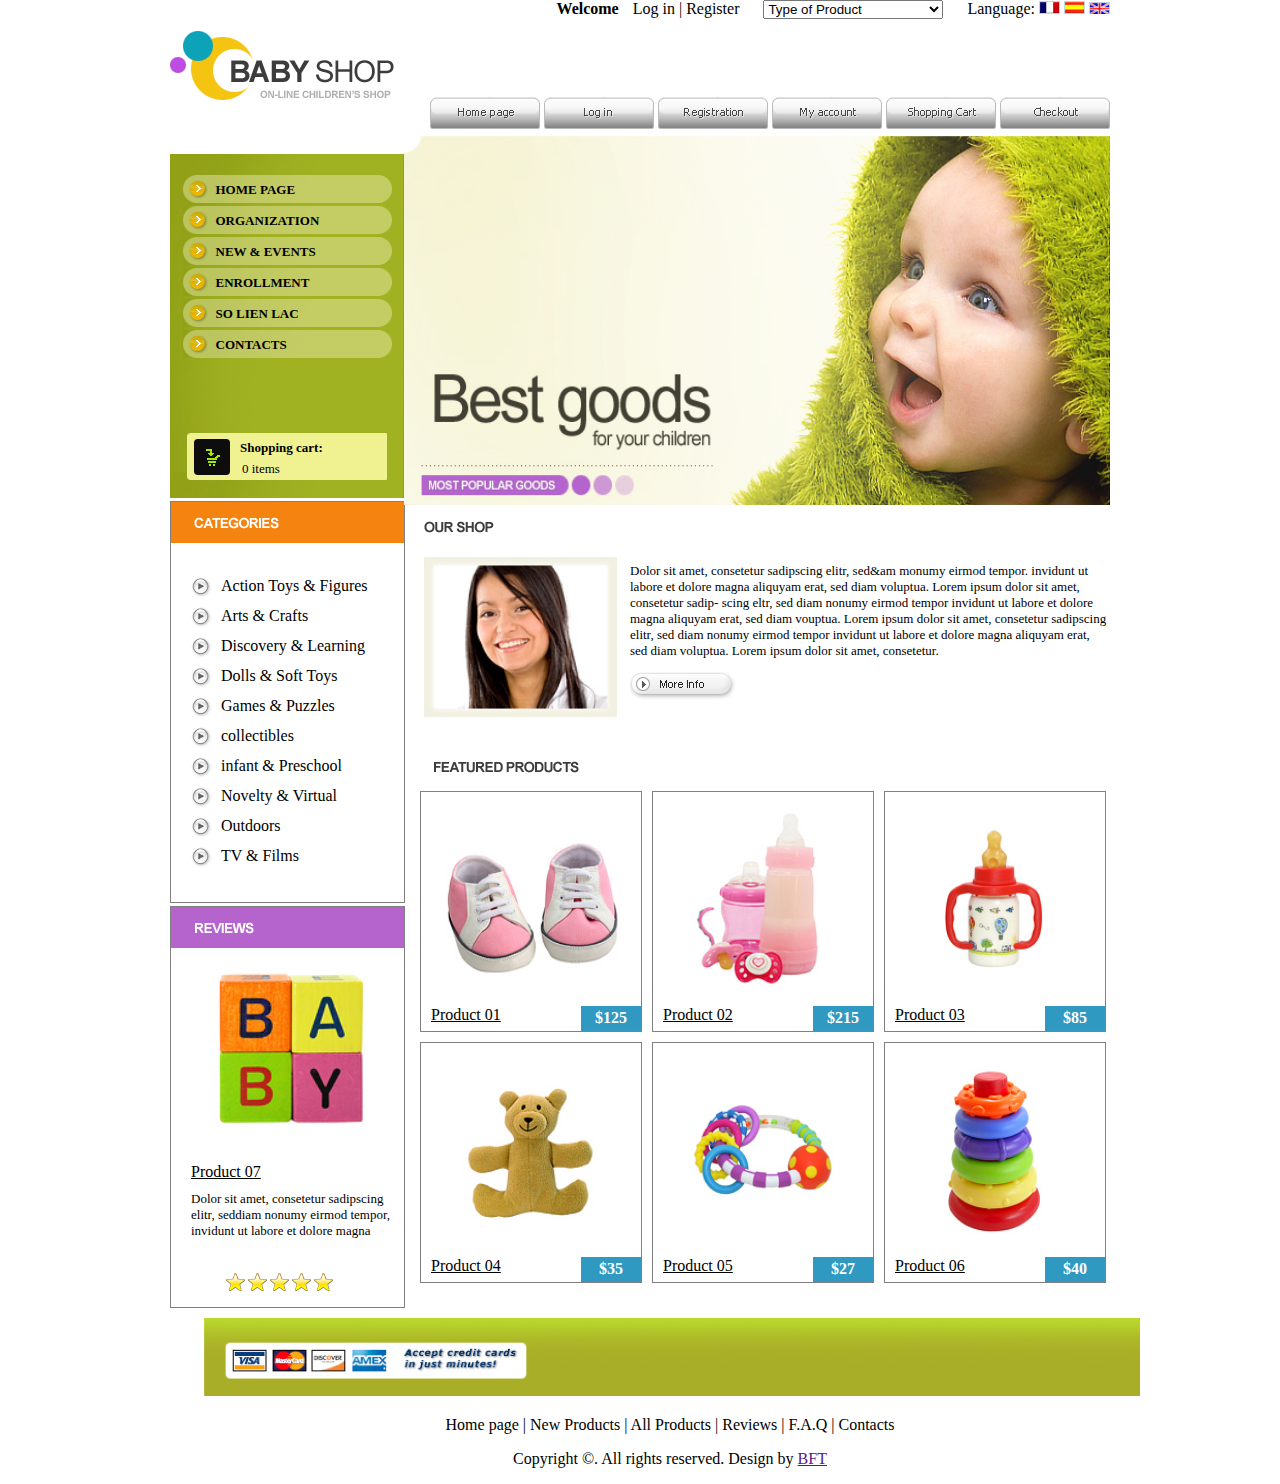
<file: BaiTapTuan4/index.html>
<!DOCTYPE html>
<html lang="en">
<head>
    <meta charset="UTF-8">
    <meta http-equiv="X-UA-Compatible" content="IE=edge">
    <meta name="viewport" content="width=device-width, initial-scale=1.0">
    <title>Baby Shop</title>
    <link rel="stylesheet" href="mainstyle.css">
</head>
<body>
    <div class="header">
        <div>
            <div style="float: right;">
                <b style="margin-left: 130px;">Welcome</b>
                <div style="display: inline-block; margin-left: 10px;  cursor: pointer;">
                    <a>Log in | Register</a>
                </div>
                <select style="width: 180px; margin-left: 20px;">
                    <option>Type of Product</option>
                </select>
                <div style="display: inline-block; margin-left: 20px;">                   
                        Language:                                                      
                        <img style=" cursor: pointer;" src="../BaiTapTuan4/images/flag1.jpg">
                        <img style=" cursor: pointer;" src="../BaiTapTuan4/images/flag2.jpg">
                        <img style=" cursor: pointer;" src="../BaiTapTuan4/images/flag3.jpg">          
                </div>               
        </div>
        <div">
            <img src="../BaiTapTuan4/images/logo.gif">
        </div>
        <div style="float: right; margin-top: -30px; cursor: pointer;">
            <img src="../BaiTapTuan4/images/but1.gif">
            <img src="../BaiTapTuan4/images/but2.gif">
            <img src="../BaiTapTuan4/images/but3.gif">
            <img src="../BaiTapTuan4/images/but4.gif">
            <img src="../BaiTapTuan4/images/but5.gif">
            <img src="../BaiTapTuan4/images/but6.gif">
        </div>
      </div>
    </div>
    <div class="content">
        <div class="A">
            <div class="A-1" style="background-image: url(../BaiTapTuan4/images/sidebar_bg.jpg); margin-top: 25px;">
            </br>
                    <div style="background-image: url(../BaiTapTuan4/images/li_bg.jpg);">
                        <p>HOME PAGE</p>
                    </div>
                    <div style="background-image: url(../BaiTapTuan4/images/li_bg.jpg);">
                        <p>ORGANIZATION</p>
                    </div>
                    <div style="background-image: url(../BaiTapTuan4/images/li_bg.jpg);">
                        <p>NEW & EVENTS</p>
                    </div>
                    <div style="background-image: url(../BaiTapTuan4/images/li_bg.jpg);">
                        <p>ENROLLMENT</p>
                    </div>
                    <div style="background-image: url(../BaiTapTuan4/images/li_bg.jpg);">
                        <p>SO LIEN LAC</p>
                    </div>
                    <div style="background-image: url(../BaiTapTuan4/images/li_bg.jpg);">
                        <p>CONTACTS</b>
                    </div>
                    <br><br><br><br>
                    <div class="A-2" style="background-image: url(../BaiTapTuan4/images/cart_bg.jpg);">
                        <p>Shopping cart:<br></p>
                        <a>0 items </a>
                    </div>
                    <br>
            </div>
            <div class="A-3">
                <img src="../BaiTapTuan4/images/title1.gif">
                <div class="A-4">
                    <div class="A-5">
                        <img src="../BaiTapTuan4/images/bullet.gif">
                        <div class="A-7"><a>Action Toys & Figures</a></div>
                    </div>
                    <div  class="A-6">
                        <img src="../BaiTapTuan4/images/bullet.gif">
                        <div class="A-7"><a>Arts & Crafts</a></div>
                    </div>
                    <div  class="A-6">
                        <img src="../BaiTapTuan4/images/bullet.gif">
                        <div class="A-7"><a>Discovery & Learning</a></div>
                    </div>
                    <div  class="A-6">
                        <img src="../BaiTapTuan4/images/bullet.gif">
                        <div class="A-7"><a>Dolls & Soft Toys</a></div>
                    </div>
                    <div  class="A-6">
                        <img src="../BaiTapTuan4/images/bullet.gif">
                        <div class="A-7"><a>Games & Puzzles</a></div>
                    </div>
                    <div  class="A-6">
                        <img src="../BaiTapTuan4/images/bullet.gif">
                        <div class="A-7"><a>collectibles</a></div>
                    </div>
                    <div  class="A-6">
                        <img src="../BaiTapTuan4/images/bullet.gif">
                        <div class="A-7"><a>infant & Preschool</a></div>
                    </div>
                    <div  class="A-6">
                        <img src="../BaiTapTuan4/images/bullet.gif">
                        <div class="A-7"><a>Novelty & Virtual</a></div>
                    </div>
                    <div  class="A-6">
                        <img src="../BaiTapTuan4/images/bullet.gif">
                        <div class="A-7"><a>Outdoors</a></div>
                    </div>
                    <div  class="A-6">
                        <img src="../BaiTapTuan4/images/bullet.gif">
                        <div class="A-7"><a>TV & Films</a></div>
                    </div>
                </div>               
            </div>
            <div class="A-8">
                <img src="../BaiTapTuan4/images/title2.gif">
                <img style="width: 233px;" src="../BaiTapTuan4/images/pic1.jpg">
                <div style="margin-left: 20px; margin-right: 10px;">
                    <a style="color:black" href="">Product 07</a>
                    <p style="margin-top: 10px; font-size: 13px">
                    Dolor sit amet, consetetur sadipscing elitr, seddiam nonumy eirmod tempor, invidunt ut labore et dolore magna</p>
                </div>
                <img style="margin-top: 20px; margin-left: 50px;" src="../BaiTapTuan4/images/stars.jpg">
            </div>
        </div>
        <div class="B">
            <div>
                <img style="width: 706px; height: 370px; float: right;" src="../BaiTapTuan4/images/photo.jpg">
            </div>
            <div class="B-1">
                <img src="../BaiTapTuan4/images/title3.gif">
                <br><br>
                <div>
                    <img style="height: 160px;" src="../BaiTapTuan4/images/pic2.jpg">
                </div>
            </div>   
            <div class="B-2">
                <p style="font-size: 13px">Dolor sit amet, consetetur sadipscing elitr, sed&am monumy eirmod tempor. invidunt ut labore
                    et dolore magna aliquyam erat, sed diam voluptua. Lorem ipsum dolor sit amet, consetetur
                    sadip- scing eltr, sed diam nonumy eirmod tempor invidunt ut labore et dolore magna aliquyam
                    erat, sed diam vouptua. Lorem ipsum dolor sit amet, consetetur sadipscing elitr, sed diam
                    nonumy eirmod tempor invidunt ut labore et dolore magna aliquyam erat, sed diam voluptua.
                    Lorem ipsum dolor sit amet, consetetur.</p>
                <img style="cursor: pointer;" src="../BaiTapTuan4/images/more.gif">
            </div> 
            <br>
            <img style="margin: 140px 30px;" src="../BaiTapTuan4/images/title4.gif">   
            <div class="B-3">
                <div class="B-4">
                    <img style="height: 210px; width: 220px;" src="../BaiTapTuan4/images/item1.jpg">
                        <a style="color: black; margin-left: 10px;" href="">Product 01</a>
                    <div style="background-color: #3099c1; float:right; width: 60px; height: 25px;">
                       <p style="color: white; text-align: center; margin-top: 3px;">
                        <b>$125</b>
                    </p>
                    </div>
                </div>
                <div class="B-5">
                    <img style="height: 210px; width: 220px;" src="../BaiTapTuan4/images/item2.jpg">
                        <a style="color: black; margin-left: 10px;" href="">Product 02</a>
                    <div style="background-color: #3099c1; float:right; width: 60px; height: 25px;">
                       <p style="color: white; text-align: center; margin-top: 3px;">
                        <b>$215</b>
                    </p>
                    </div>
                </div>
                <div class="B-6">
                    <img style="height: 210px; width: 220px;" src="../BaiTapTuan4/images/item3.jpg">
                        <a style="color: black; margin-left: 10px;" href="">Product 03</a>
                    <div style="background-color: #3099c1; float:right; width: 60px; height: 25px;">
                       <p style="color: white; text-align: center; margin-top: 3px;">
                        <b>$85</b>
                    </p>
                    </div>
                </div>
                <div class="B-7">
                    <img style="height: 210px; width: 220px;" src="../BaiTapTuan4/images/item4.jpg">
                        <a style="color: black; margin-left: 10px;" href="">Product 04</a>
                    <div style="background-color: #3099c1; float:right; width: 60px; height: 25px;">
                       <p style="color: white; text-align: center; margin-top: 3px;">
                        <b>$35</b>
                    </p>
                    </div>
                </div>
                <div class="B-8">
                    <img style="height: 210px; width: 220px;" src="../BaiTapTuan4/images/item5.jpg">
                        <a style="color: black; margin-left: 10px;" href="">Product 05</a>
                    <div style="background-color: #3099c1; float:right; width: 60px; height: 25px;">
                       <p style="color: white; text-align: center; margin-top: 3px;">
                        <b>$27</b>
                    </p>
                    </div>
                </div>
                <div class="B-9">
                    <img style="height: 210px; width: 220px;" src="../BaiTapTuan4/images/item6.jpg">
                        <a style="color: black; margin-left: 10px;" href="">Product 06</a>
                    <div style="background-color: #3099c1; float:right; width: 60px; height: 25px;">
                       <p style="color: white; text-align: center; margin-top: 3px;">
                        <b>$40</b>
                    </p>
                    </div>
                </div>
            </div>
        </div>
    </div>
    <div class="footer">
        <div>
            <img style="width: 940px; margin-top: 10px;" src="images/cards.jpg">
        </div>
        <div>
            <p style="text-align: center;">
                Home page | New Products | All Products | Reviews | F.A.Q | Contacts
            </p>
            <p style="text-align: center;">
                Copyright ©. All rights reserved. Design by 
                <a href="">BFT</a>
            </p>
        </div>   
    </div>
</body>
</html>
</file>
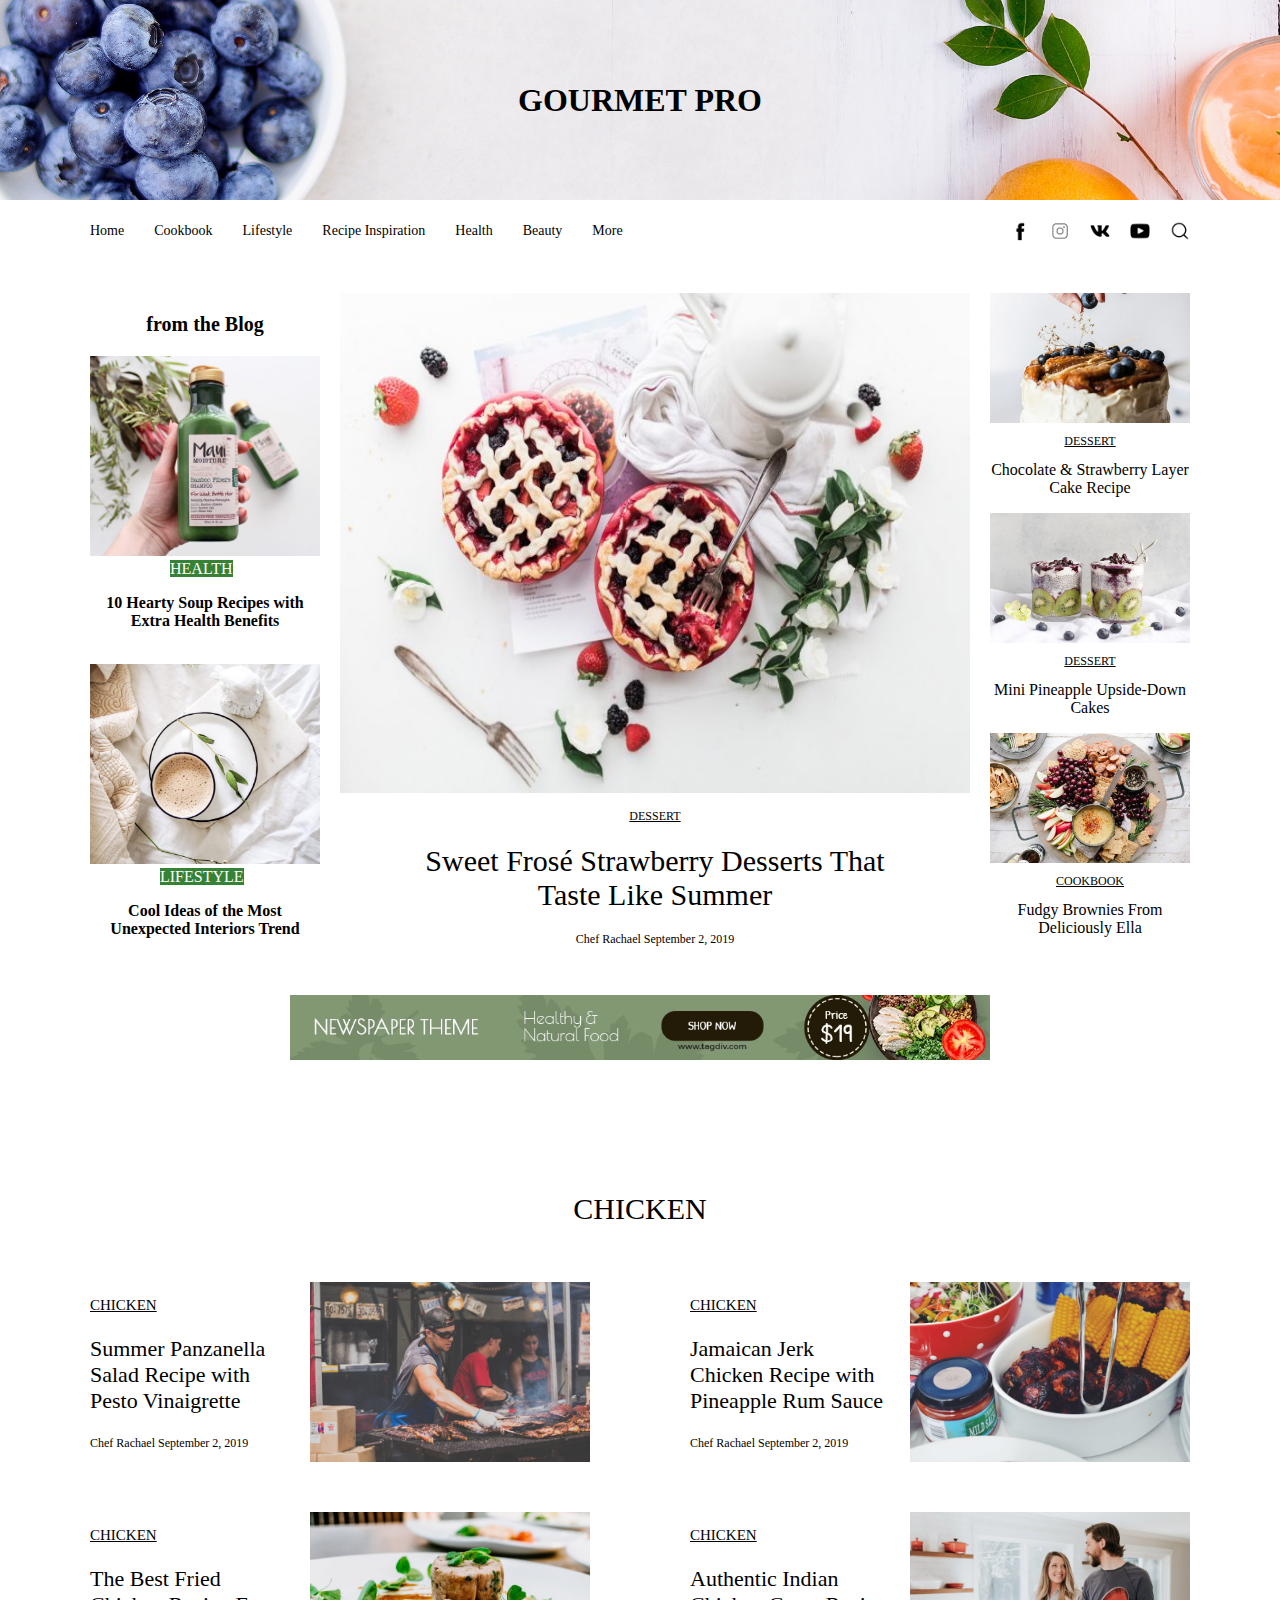
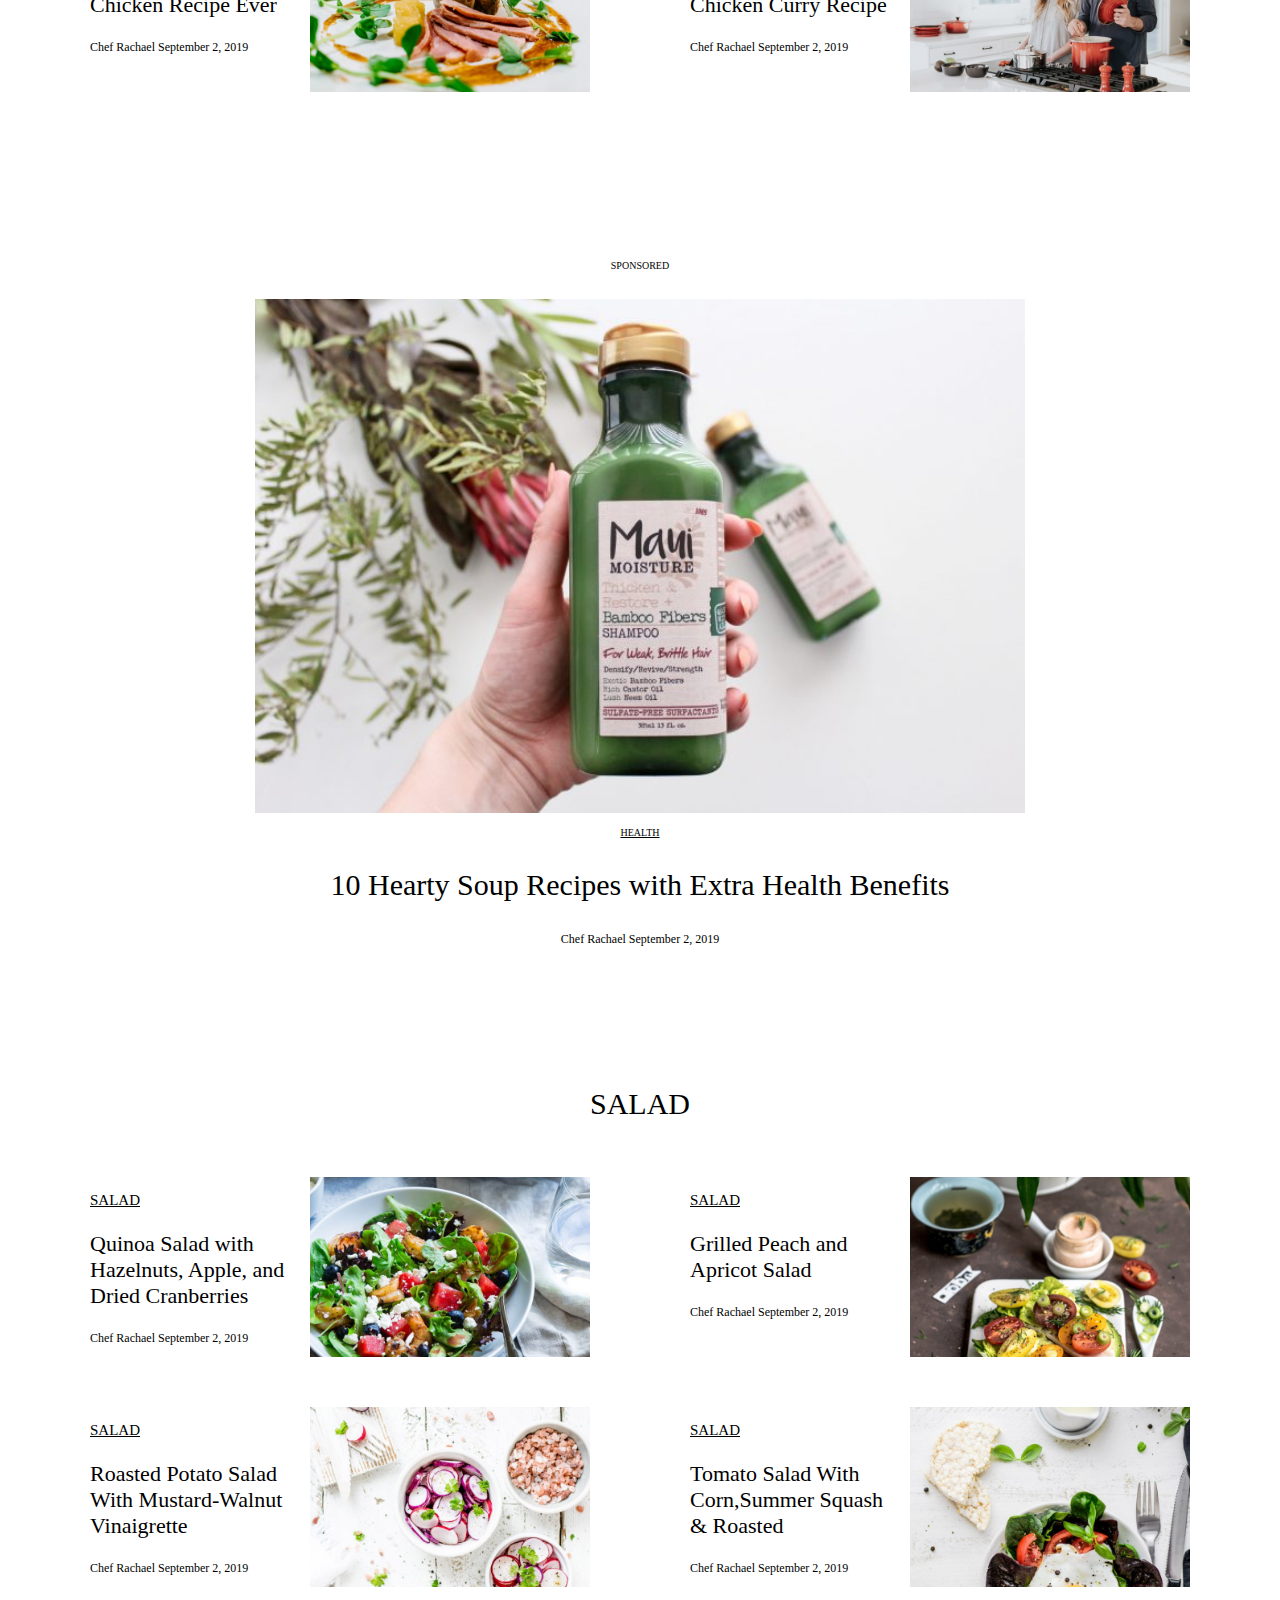
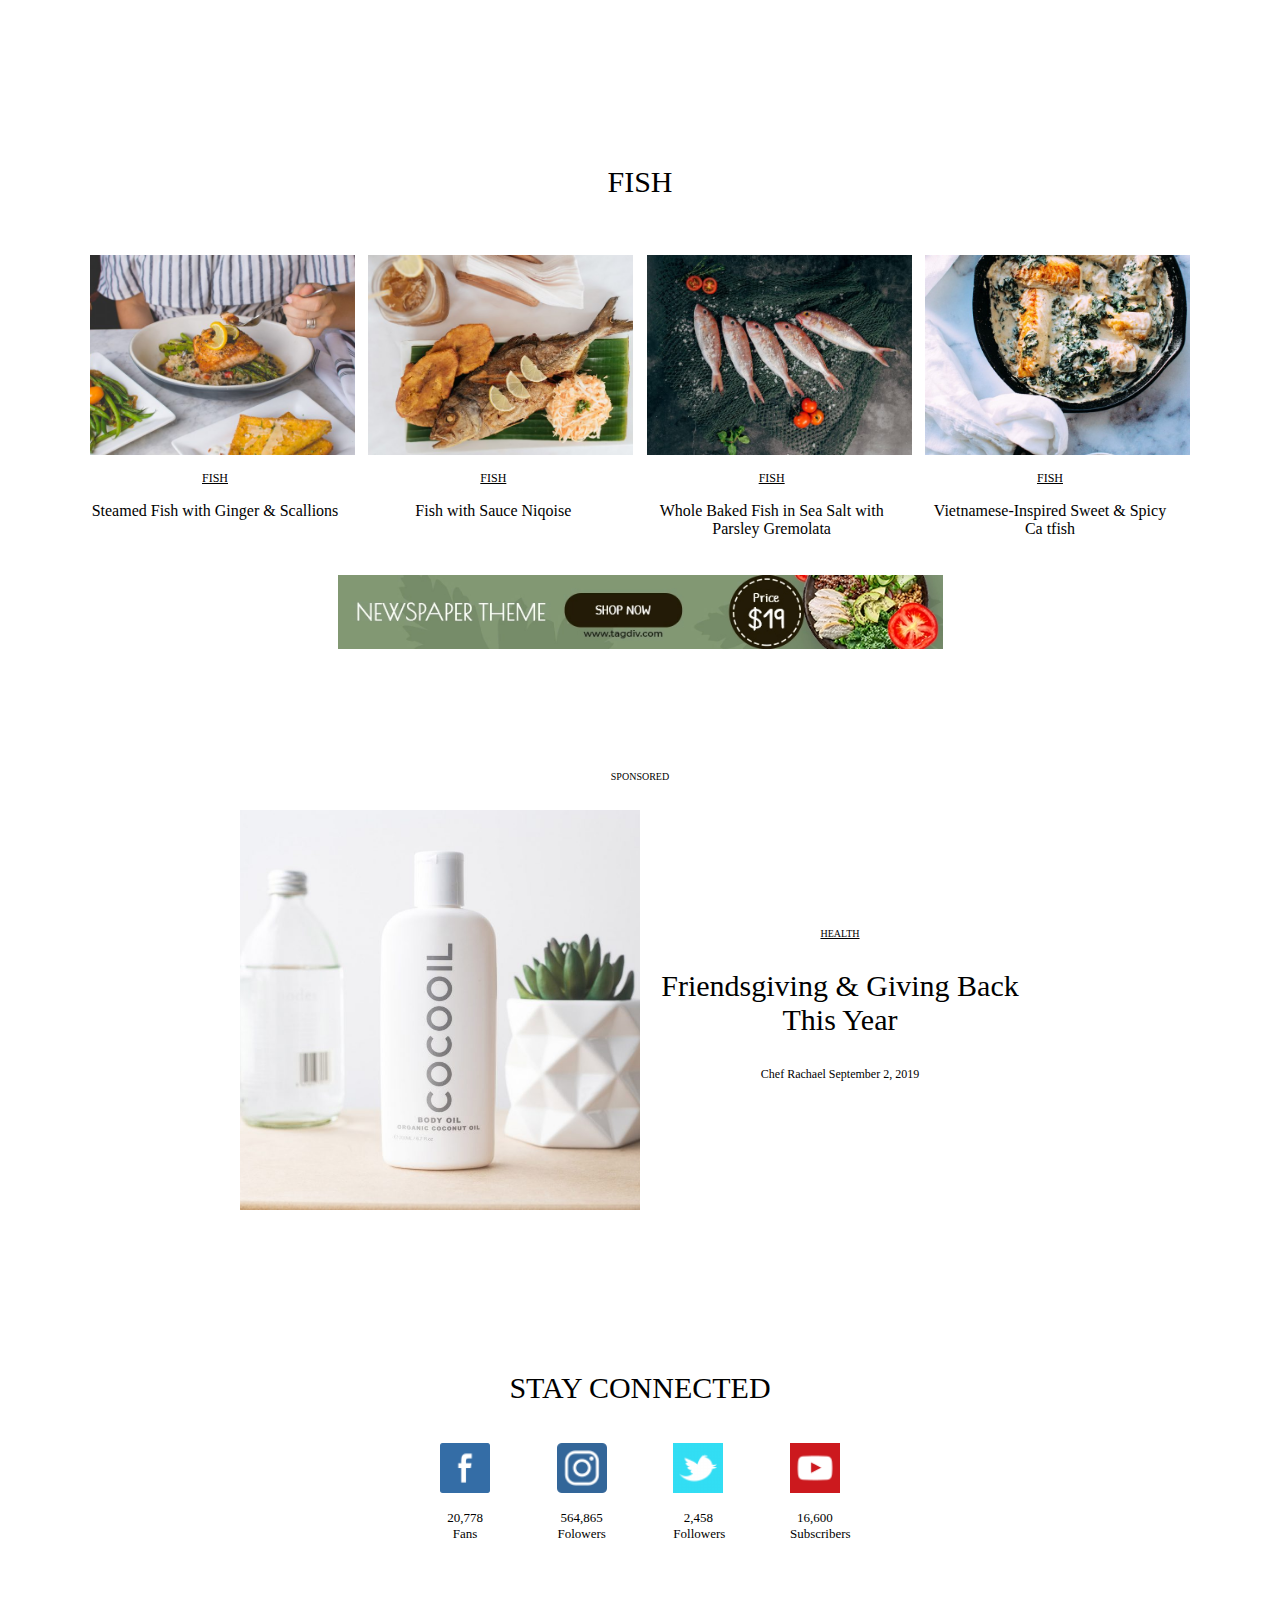
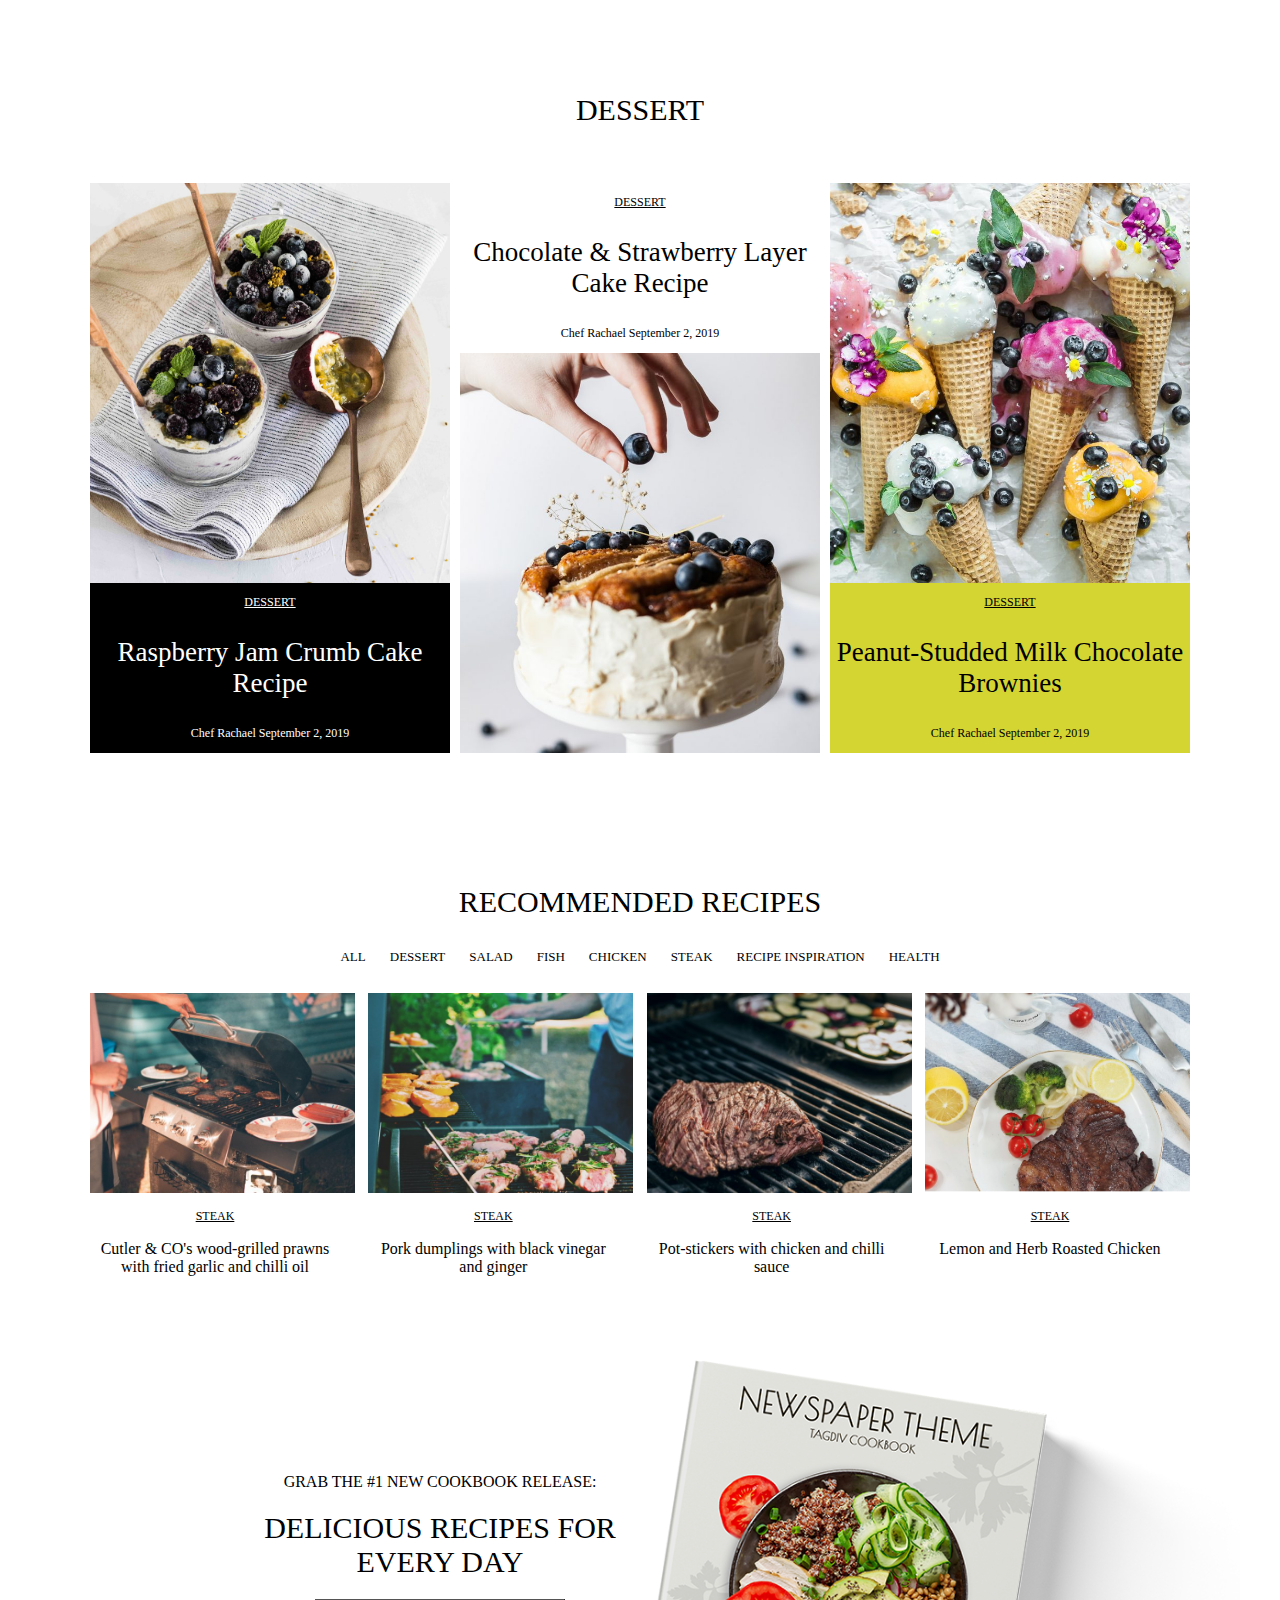
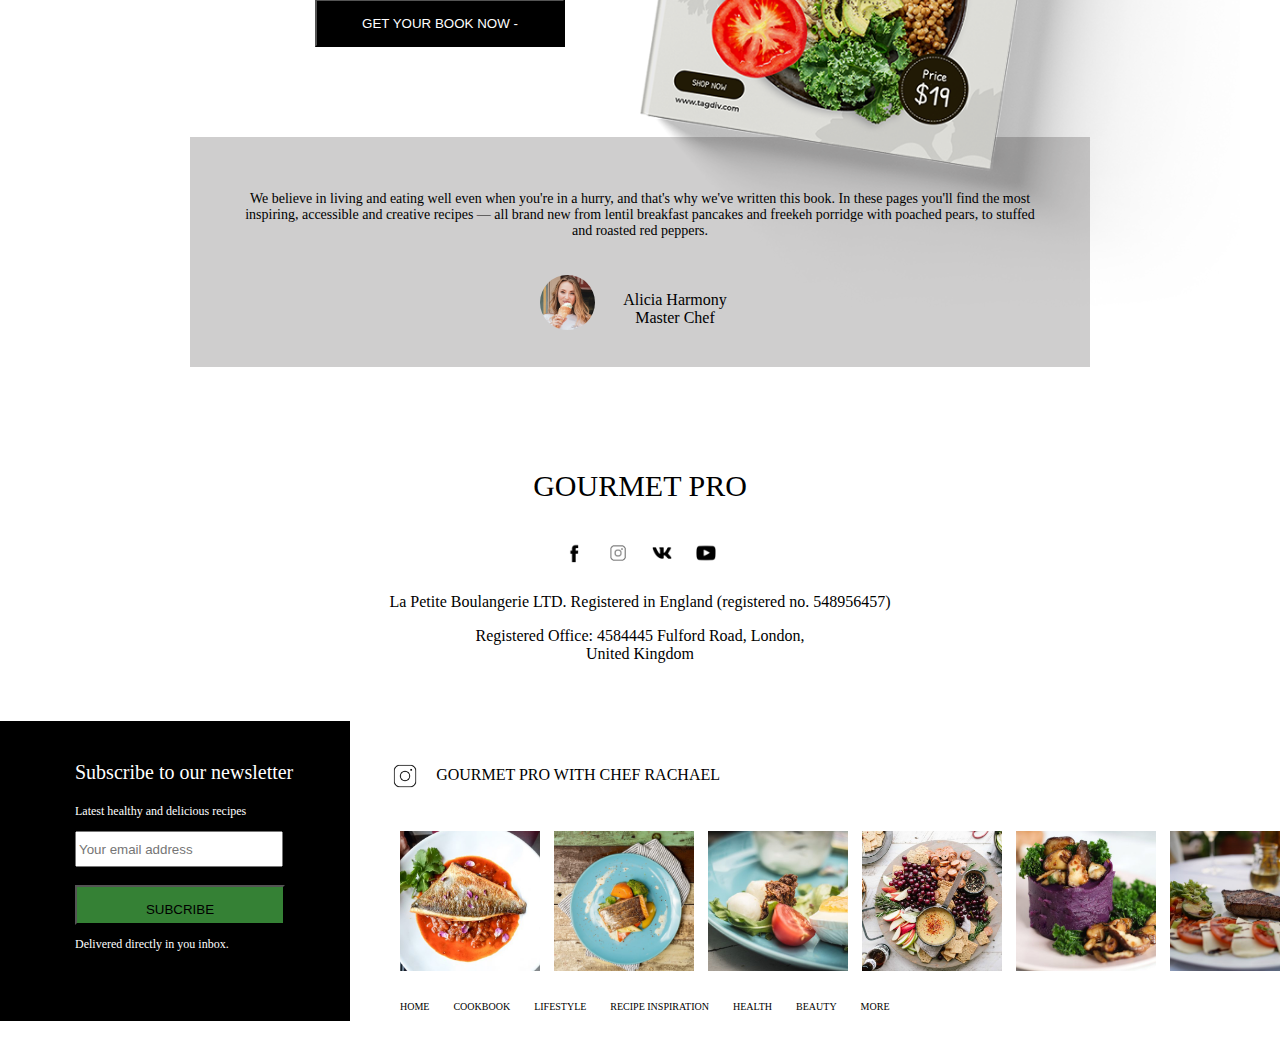
<file: BaiTapTuan5/Index.html>
<!DOCTYPE html>
<html lang="en">
<head>
    <meta charset="UTF-8">
    <meta http-equiv="X-UA-Compatible" content="IE=edge">
    <meta name="viewport" content="width=device-width, initial-scale=1.0">
    <title>GOURMET PRO</title>
    <link rel="stylesheet" href="Style.css">
</head>
<body>
    <div class="header">
            <h1>GOURMET PRO</h1>
    </div>
    <div class="main">
        <div class="A">
            <div class="A-left">
               <ul>
                   <li style="margin-left: -40px;"><a href="#">Home</a></li>
                   <li><a href="#">Cookbook</a></li>
                   <li><a href="#">Lifestyle</a></li>
                   <li><a href="#">Recipe Inspiration</a></li>
                   <li><a href="#">Health</a></li>
                   <li><a href="#">Beauty</a></li>
                   <li><a href="#">More</a></li>
               </ul>
            </div>
            <div class="A-right">
                <img src="../BaiTapTuan5/icons/9025828_magnifying_glass_icon.png">
                <img src="../BaiTapTuan5/icons/2559760_media_social_video_youtube_icon.png">  
                <img src="../BaiTapTuan5/icons/9034990_logo_vk_icon.png">
                <img src="../BaiTapTuan5/icons/9026811_instagram_logo_thin_icon.png">
                <img src="../BaiTapTuan5/icons/104498_facebook_icon.png"> 
            </div>
            <br><br><br><br>
            <div class="B">
                <div class="B-top">
                    <div class="B-left">
                        <div class="B-left-1">
                            <p>from the Blog</p>
                        </div>
                        <div class="B-left-2">
                                <img src="../BaiTapTuan5/Images/45-1-696x464.jpg">                                                          
                                <box>HEALTH</box> 
                            <p>10 Hearty Soup Recipes with Extra Health Benefits</p>
                        </div>
                        <br>
                        <div class="B-left-3">
                            <img src="../BaiTapTuan5/Images/36-1-696x928.jpg">
                            <box>LIFESTYLE</box>
                            <p>Cool Ideas of the Most Unexpected Interiors Trend</p>
                        </div>
                    </div>
                    <div class="B-mid">
                        <img src="../BaiTapTuan5/Images/50-1-696x464.jpg">
                        <p class="p1">DESSERT</p>
                        <p class="p5">Sweet Frosé Strawberry Desserts That Taste Like Summer</p>
                        <p class="p4" style="text-align: center;">Chef Rachael September 2, 2019</p>
                    </div>
                    <div class="B-right">
                        <div class="B-right-1">
                            <img src="../BaiTapTuan5/Images/5-696x1044.jpg">
                            <p class="p1">DESSERT</p>
                            <p>Chocolate & Strawberry Layer Cake Recipe</p>
                        </div>
                        <div class="B-right-2">
                            <img src="../BaiTapTuan5/Images/7-696x464.jpg">
                            <p class="p1">DESSERT</p>
                            <p>Mini Pineapple Upside-Down Cakes</p>
                        </div>
                        <div class="B-right-3">
                            <img src="../BaiTapTuan5/Images/2-696x521.jpg">
                            <p class="p1">COOKBOOK</p>
                            <p>Fudgy Brownies From Deliciously Ella</p>
                        </div>
                    </div>
                </div>
                <br><br>
                <div class="B-bottom">
                    <img src="../BaiTapTuan5/Images/corhaz-970.png">
                </div>
            </div>
            <br><br><br><br><br><br>
            <div class="C">
                <div class="p5">CHICKEN</div>
                <br><br>
                <div class="C-bottom">
                    <div class="bottom">
                        <div class="C1">
                            <p class="p2">CHICKEN</p>
                            <p class="p3">Summer Panzanella Salad Recipe with Pesto Vinaigrette</p>
                            <p class="p4">Chef Rachael September 2, 2019</p>
                        </div>
                        <div>
                            <img src="../BaiTapTuan5/Images/28-1-696x465.jpg">
                        </div>
                    </div>
                    <div class="bottom">
                        <div class="C1">
                            <p class="p2">CHICKEN</p>
                            <p class="p3">Jamaican Jerk Chicken Recipe with Pineapple Rum Sauce</p>
                            <p class="p4">Chef Rachael September 2, 2019</p>
                        </div>
                        <div>
                            <img src="../BaiTapTuan5/Images/27-1-696x464.jpg">
                        </div>
                    </div>
                    <div class="bottom">
                        <div class="C1">
                            <p class="p2">CHICKEN</p>
                            <p class="p3">The Best Fried Chicken Recipe Ever</p>
                            <p class="p4">Chef Rachael September 2, 2019</p>
                        </div>
                        <div>
                            <img src="../BaiTapTuan5/Images/26-1-696x464.jpg">
                        </div>
                    </div>
                    <div class="bottom"> 
                        <div class="C1">
                            <p class="p2">CHICKEN</p>
                            <p class="p3">Authentic Indian Chicken Curry Recipe</p>
                            <p class="p4">Chef Rachael September 2, 2019</p>
                        </div>
                        <div>
                            <img src="../BaiTapTuan5/Images/25-1-696x464.jpg">
                        </div>
                    </div>
                </div>
            </div>
            <br><br><br><br><br><br>
            <div class="D">
                <p style="font-size: 10px;">SPONSORED</p>
                <br>
                <img src="../BaiTapTuan5/Images/45-1-696x464.jpg" style="width: 70%;">
                <p style="font-size: 10px; text-decoration: underline;">HEALTH</p>
                <p style="font-size: 30px;">10 Hearty Soup Recipes with Extra Health Benefits</p>
                <p class="p4">Chef Rachael September 2, 2019</p>
            </div>
            <br><br><br><br><br><br>
            <div class="C">
                <div class="p5">SALAD</div>
                <br><br>
                <div class="C-bottom">
                    <div class="bottom">
                        <div class="C1">
                            <p class="p2">SALAD</p>
                            <p class="p3">Quinoa Salad with Hazelnuts, Apple, and Dried Cranberries</p>
                            <p class="p4">Chef Rachael September 2, 2019</p>
                        </div>
                        <div>
                            <img src="../BaiTapTuan5/Images/16-1-696x1044.jpg">
                        </div>
                    </div>
                    <div class="bottom">
                        <div class="C1">
                            <p class="p2">SALAD</p>
                            <p class="p3">Grilled Peach and Apricot Salad</p>
                            <p class="p4">Chef Rachael September 2, 2019</p>
                        </div>
                        <div>
                            <img src="../BaiTapTuan5/Images/14-1-696x1044.jpg">
                        </div>
                    </div>
                    <div class="bottom">
                        <div class="C1">
                            <p class="p2">SALAD</p>
                            <p class="p3">Roasted Potato Salad With Mustard-Walnut Vinaigrette</p>
                            <p class="p4">Chef Rachael September 2, 2019</p>
                        </div>
                        <div>
                            <img src="../BaiTapTuan5/Images/15-1-696x1044.jpg">
                        </div>
                    </div>
                    <div class="bottom"> 
                        <div class="C1">
                            <p class="p2">SALAD</p>
                            <p class="p3">Tomato Salad With Corn,Summer Squash & Roasted</p>
                            <p class="p4">Chef Rachael September 2, 2019</p>
                        </div>
                        <div>
                            <img src="../BaiTapTuan5/Images/13-1-696x1044.jpg">
                        </div>
                    </div>
                </div>
            </div>
            <br><br><br><br><br><br>
            <div class="E">
                <div class="p5">FISH</div>
                <br><br>
                <div class="E-mid">
                    <div class="mid">
                        <img src="../BaiTapTuan5/Images/22-1-696x464.jpg">
                        <p class="p6">FISH</p>
                        <p class="p7">Steamed Fish with Ginger & Scallions</p>
                    </div>
                    <div class="mid">
                        <img src="../BaiTapTuan5/Images/21-1-696x465.jpg">
                        <p class="p6">FISH</p>
                        <p class="p7">Fish with Sauce Niqoise</p>
                    </div>
                    <div class="mid">
                        <img src="../BaiTapTuan5/Images/20-1-696x464.jpg">
                        <p class="p6">FISH</p>
                        <p class="p7">Whole Baked Fish in Sea Salt with Parsley Gremolata</p>
                    </div>
                    <div class="mid">
                        <img src="../BaiTapTuan5/Images/19-1-696x870.jpg">
                        <p class="p6">FISH</p>
                        <p class="p7">Vietnamese-Inspired Sweet & Spicy Ca tfish</p>
                    </div>
                </div>     
                <div class="E-bottom">
                    <img src="../BaiTapTuan5/Images/corhaz-728.png">
                </div>        
            </div>
            <br><br><br><br><br><br>
            <div class="F">
                <p style="font-size: 10px; text-align: center;">SPONSORED</p>
                <br>
                <div class="F-left">
                    <img src="../BaiTapTuan5/Images/44-1-1068x712.jpg">
                </div>
                <div class="F-right">
                    <br><br><br><br><br><br>
                    <p style="font-size: 10px; text-decoration: underline;">HEALTH</p>
                    <p style="font-size: 30px;">Friendsgiving & Giving Back This Year</p>
                    <p class="p4">Chef Rachael September 2, 2019</p>
                </div>
            </div>
            <br><br><br><br><br><br><br><br><br><br>
            <div class="G">
                <p class="p5">STAY CONNECTED</p>
                <br>
                <div  class="G-bottom">
                    <div  class="G-icons">
                        <img src="../BaiTapTuan5/icons/764962_facebook_media_social_square_icon.png">
                        <p>20,778 Fans</p>
                    </div>
                    <div class="G-icons">
                        <img src="../BaiTapTuan5/icons/1783362_chatting_instagram_messages_social media_internet_icon.png">
                        <p>564,865 Folowers</p>
                    </div>
                    <div class="G-icons"> 
                        <img src="../BaiTapTuan5/icons/twitter-icon.png">
                        <p>2,458 Followers</p>
                    </div>
                    <div class="G-icons">
                        <img src="../BaiTapTuan5/icons/771384_channel_logo_media_social_square_icon.png">
                        <p>16,600 Subscribers</p>
                    </div>
                </div>  
            </div>
            <br><br><br><br><br><br><br><br><br><br>
            <div class="H">
                <div class="p5">DESSERT</div>
                <br><br>
                <div class="H-bottom">
                    <div class="H-1">
                        <div class="H-2">
                            <img src="../BaiTapTuan5/Images/10-1.jpg">
                        </div>
                        <div class="H-3"> 
                            <p class="p1">DESSERT</p>
                            <p class="p8">Raspberry Jam Crumb Cake Recipe</p>
                            <p class="p4">Chef Rachael September 2, 2019</p>
                        </div>
                    </div>
                    <div class="H-1">
                        <div class="H-4"> 
                            <p class="p1">DESSERT</p>
                            <p class="p8">Chocolate & Strawberry Layer Cake Recipe</p>
                            <p class="p4">Chef Rachael September 2, 2019</p>
                        </div>
                        <div class="H-2">
                            <img src="../BaiTapTuan5/Images/5-696x1044.jpg" style="margin-top: 170px;">
                        </div>
                    </div>
                    <div class="H-1">
                        <div class="H-2">
                            <img src="../BaiTapTuan5/Images/8-1068x712.jpg">
                        </div>
                        <div class="H-5"> 
                            <p class="p1">DESSERT</p>
                            <p class="p8">Peanut-Studded Milk Chocolate Brownies</p>
                            <p class="p4">Chef Rachael September 2, 2019</p>
                        </div>
                    </div>
                </div>
            </div> 
            <br><br><br><br>
            <div class="I">
                <div  class="p5">RECOMMENDED RECIPES</div>    
                <div class="I-mid">
                    <ul class="ul-I">
                        <li><a href="#">ALL</a></li>
                        <li><a href="#">DESSERT</a></li>
                        <li><a href="#">SALAD</a></li>
                        <li><a href="#">FISH</a></li>
                        <li><a href="#">CHICKEN</a></li>
                        <li><a href="#">STEAK</a></li>
                        <li><a href="#">RECIPE INSPIRATION</a></li>
                        <li><a href="#">HEALTH</a></li>
                    </ul>
                </div>
                <br>
                <div class="I-bottom">
                    <div class="bottom-1">
                        <img src="../BaiTapTuan5/Images/34-1-696x464.jpg">
                        <p class="p6">STEAK</p>
                        <p class="p7">Cutler & CO's wood-grilled prawns with fried garlic and chilli oil</p>
                    </div>
                    <div class="bottom-1">
                        <img src="../BaiTapTuan5/Images/33-1-696x464.jpg">
                        <p class="p6">STEAK</p>
                        <p class="p7">Pork dumplings with black vinegar and ginger</p>
                    </div>
                    <div class="bottom-1">
                        <img src="../BaiTapTuan5/Images/32-1-696x464.jpg">
                        <p class="p6">STEAK</p>
                        <p class="p7">Pot-stickers with chicken and chilli sauce</p>
                    </div>
                    <div class="bottom-1">
                        <img src="../BaiTapTuan5/Images/Screenshot (511).png">
                        <p class="p6">STEAK</p>
                        <p class="p7">Lemon and Herb Roasted Chicken</p>
                    </div>
                </div>     
            </div>
            <br><br><br><br>
            <div class="K">
                <div class="K-top">
                    <div class="top-left">
                        <p>GRAB THE #1 NEW COOKBOOK RELEASE:</p>
                        <p class="p5">DELICIOUS RECIPES FOR EVERY DAY</p>
                        <button style="background-color: black; cursor: pointer; width: 250px;">
                            <p style="color: white;">GET YOUR BOOK NOW -</p></button>
                    </div>
                    <div class="top-right">
                        <img src="../BaiTapTuan5/Images/tagdiv-book.png">
                    </div>
                </div>
                <div class="K-bottom">
                   <div class="K-bottom-1">
                       <br><br><br>
                    <p>We believe in living and eating well even when you're in a hurry, and that's why we've written this book. In these pages you'll find the most
                        inspiring, accessible and creative recipes — all brand new from lentil breakfast pancakes and freekeh porridge with poached pears, to stuffed and
                        roasted red peppers.</p>
                   </div>
                   <br><br>
                   <div class="K-bottom-2">
                        <img src="../BaiTapTuan5/Images/avatar-1.png">
                        <p>Alicia Harmony Master Chef</p>
                   </div>
                </div>
            </div>
            <br><br><br><br>
            <div class="L">
                <p style="font-size: 30px;">GOURMET PRO</p>
                <img src="../BaiTapTuan5/icons/104498_facebook_icon.png">
                <img src="../BaiTapTuan5/icons/9026811_instagram_logo_thin_icon.png">
                <img src="../BaiTapTuan5/icons/9034990_logo_vk_icon.png">
                <img src="../BaiTapTuan5/icons/2559760_media_social_video_youtube_icon.png">  
                <p>La Petite Boulangerie LTD. Registered in England (registered no. 548956457)</p>
                <p class="L-1">Registered Office: 4584445 Fulford Road, London, United Kingdom</p>       
            </div>
        </div>
    </div>
    <div class="footer">
        <div class="footer-left">
            <div class="center">
                <p style="font-size: 20px; width: 260px;">Subscribe to our newsletter</p>
                <p class="p9">Latest healthy and delicious recipes</p>
                <input type="text" placeholder="Your email address" required style="height: 30px; width: 200px;">
                <br><br>
                <button>
                    <p style="text-align: center;">SUBCRIBE</p>
                </button>
                <p class="p9">Delivered directly in you inbox.</p>
            </div>
        </div>
        <div class="footer-right">
            <div class="right-top">
                <img src="../BaiTapTuan5/icons/9026811_instagram_logo_thin_icon.png">
                <p>GOURMET PRO WITH CHEF RACHAEL</p>
            </div>
            <div class="footer-img">
                <img src="../BaiTapTuan5/Images/18-1-696x432.jpg">
                <img src="../BaiTapTuan5/Images/17-1-696x1044.jpg">
                <img src="../BaiTapTuan5/Images/12-1-696x464.jpg">
                <img src="../BaiTapTuan5/Images/2-696x521.jpg">
                <img src="../BaiTapTuan5/Images/24-1-696x464.jpg">
                <img src="../BaiTapTuan5/Images/30-1-696x464.jpg">
            </div>
            <div>
                <ul class="footer-ul">
                    <li style="margin-left: -40px;"><a href="#">HOME</a></li>
                    <li><a href="#">COOKBOOK</a></li>
                    <li><a href="#">LIFESTYLE</a></li>
                    <li><a href="#">RECIPE INSPIRATION</a></li>
                    <li><a href="#">HEALTH</a></li>
                    <li><a href="#">BEAUTY</a></li>
                    <li><a href="#">MORE</a></li>
                </ul>
            </div>
        </div>
    </div>
</body>
</html>
</file>
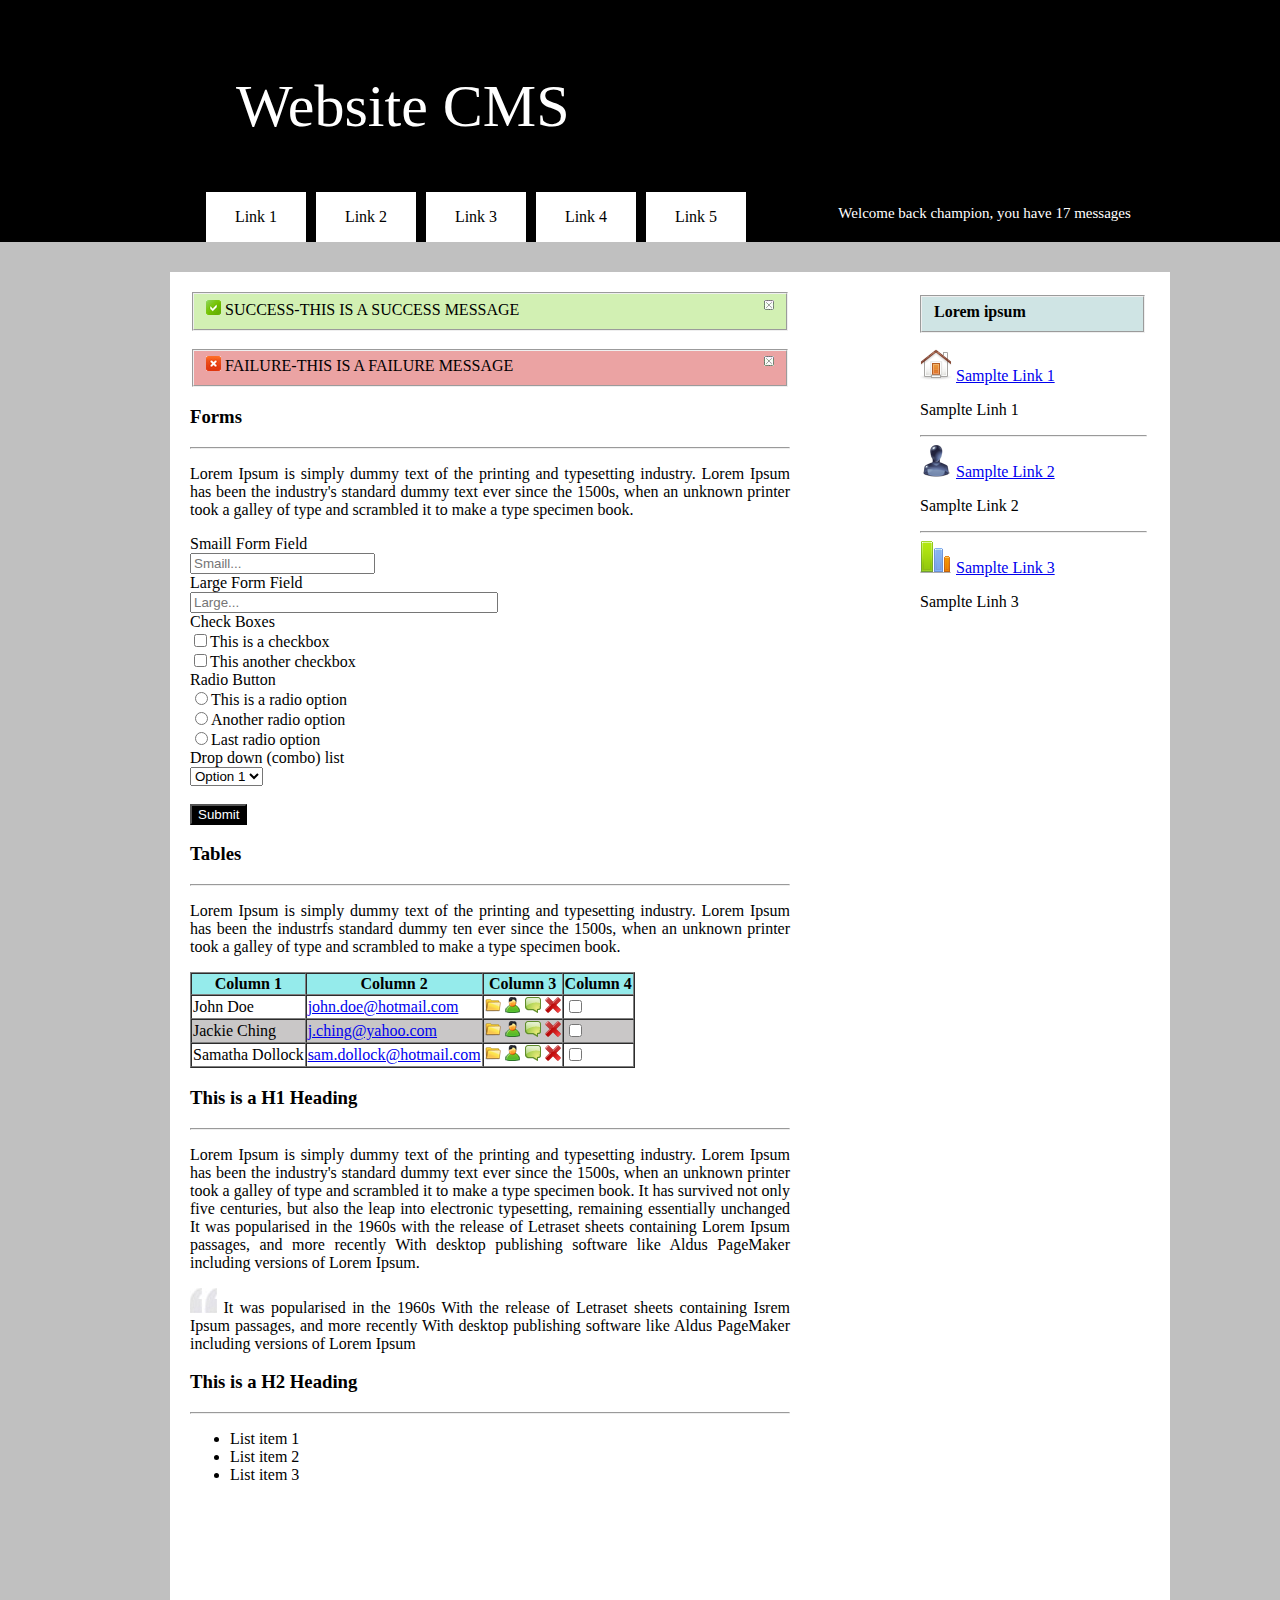
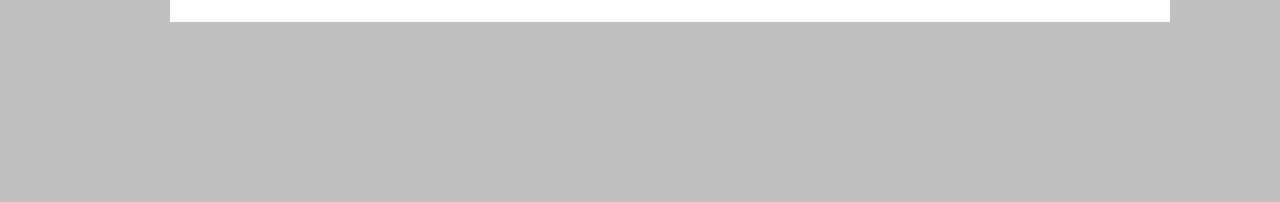
<file: BaiTapTuan3/web.html>
<!DOCTYPE html>
<html lang="en">
  <head>
    <meta charset="UTF-8" />
    <meta http-equiv="X-UA-Compatible" content="IE=edge" />
    <meta name="viewport" content="width=device-width, initial-scale=1.0" />
    <title>Web CMS</title>
    <link rel="stylesheet" href="style.css">
  </head>
  <body>
    <!--Header-->
    <div class="header">
        <!--Container-->
        <div class="contanier">
            <!--HeaderTop-->
            <div class="top">
                <p>Website CMS</p>
            </div>
            <!--EndHeaderTop-->
            <!--HeaderBottom-->
            <div class="bottom">
                <!--Menu-->
                <div class="menu-ul">
                    <ul id="menu">
                        <li>
                            <a href="#">Link 1</a>
                        </li>
                        <li>
                            <a href="#">Link 2</a>
                        </li>
                        <li>
                            <a href="#">Link 3</a>
                        </li>
                        <li>
                            <a href="#">Link 4</a>
                        </li>
                        <li>
                            <a href="#">Link 5</a>
                        </li>
                    </ul>
                </div>
                <!---EndMenu-->
                <!--Message-->
                <div class="message">
                    <p>Welcome back champion, you have 17 messages</p>
                </div>
                <!--EndMessage-->
            </div>
            <!--EndHeaderBottom-->
        </div>
        <!--EndContainer-->
    </div>
    <!--EndHeader-->
    <!--Content-->
    <div class="content">
        <!--ContentFrame-->
        <div class="contentFrame">
            <!--ContentFrame-Left-->
            <div class="contentFrame-Left">
                <div>
                    <fieldset style="background-color: rgb(210, 240, 179);">
                        <img src="../BaiTapTuan3/Images/check.png">
                        <a>SUCCESS-THIS IS A SUCCESS MESSAGE</a>
                        <img src="../BaiTapTuan3/Images/Close.png" style="float: right;">
                    </fieldset>
                    <br/>
                </div>
                <div>
                    <fieldset style="background-color: rgb(235, 163, 163);">
                        <img src="../BaiTapTuan3/Images/un-check.png">
                        <a>FAILURE-THIS IS A FAILURE MESSAGE</a>
                        <img src="../BaiTapTuan3/Images/Close.png" style="float: right;">
                    </fieldset>
                </div>
                <!--Form-->
                <div>
                    <!--Form-Header-->
                    <div>
                        <h3>Forms</h3>
                        <hr/>
                    </div>
                    <!--EndForm-Header-->
                    <!--Form-Content-->
                    <form>
                            <p>Lorem Ipsum is simply dummy text of the printing and typesetting industry. Lorem Ipsum has been the industry's
                                standard dummy text ever since the 1500s, when an unknown printer took a galley of type and scrambled it to
                                make a type specimen book.
                                </p>
                        <div>
                            <label>Smaill Form Field</label><br>
                            <input type="text" placeholder="Smaill..."><br>
                            <label>Large Form Field</label><br>
                            <input style="width: 300px" type="text" placeholder="Large..."><br>
                            <label>Check Boxes</label><br>
                            <input type="checkbox">This is a checkbox<br>
                            <input type="checkbox">This another checkbox<br>
                            <label>Radio Button</label><br>
                            <input type="radio" Name="Radio Button">This is a radio option<br>
                            <input type="radio" Name="Radio Button">Another radio option<br>
                            <input type="radio" Name="Radio Button">Last radio option<br>
                            <label>Drop down (combo) list</label><br>
                            <select name="Drop down">
                                <option>Option 1</option>
                                <option>Option 2</option>
                            </select><br><br>
                            <button type="submit" style="background-color: black; color: white">Submit</button>
                        </div>
                    </form>
                    <!--EndForm-Content-->
                </div>
                <!--EndForm-->
                <!--Table-->
                <div>
                    <!--Table-Header-->
                    <div>
                        <h3>Tables</h3>
                        <hr/>
                    </div>
                    <!--EndTable-Header-->
                    <!--Table-content-->
                    <div>
                        <p>Lorem Ipsum is simply dummy text of the printing and typesetting industry. Lorem Ipsum has been the industrfs
                            standard dummy ten ever since the 1500s, when an unknown printer took a galley of type and scrambled to
                            make a type specimen book.</p>
                        <table border="1" cellspacing="0">
                            <tr style="background-color: rgb(149, 235, 235);">
                                <th>Column 1</th>
                                <th>Column 2</th>
                                <th>Column 3</th>
                                <th>Column 4</th>
                            </tr>
                            <tr>
                                <td>John Doe</td>
                                <td>
                                    <a href="#">john.doe@hotmail.com</a>
                                </td>
                                <td>
                                    <img src="../BaiTapTuan3/Images/1397223659_folder.png">
                                    <img src="../BaiTapTuan3/Images/1397223719_Male.png">
                                    <img src="../BaiTapTuan3/Images/1397223790_icon-03.png">
                                    <img src="../BaiTapTuan3/Images/1397223825_Delete.png">
                                </td>
                                <td>
                                    <input type="checkbox">
                                </td>    
                            </tr>
                            <tr style="background-color: rgb(201, 199, 199);">
                                <td>Jackie Ching</td>
                                <td>
                                    <a href="#">j.ching@yahoo.com</a>
                                </td>
                                <td>
                                    <img src="../BaiTapTuan3/Images/1397223659_folder.png">
                                    <img src="../BaiTapTuan3/Images/1397223719_Male.png">
                                    <img src="../BaiTapTuan3/Images/1397223790_icon-03.png">
                                    <img src="../BaiTapTuan3/Images/1397223825_Delete.png">
                                </td>
                                <td>
                                    <input type="checkbox">
                                </td>                             
                            </tr>
                            <tr>
                                <td>Samatha Dollock</td>
                                <td>
                                    <a href="#">sam.dollock@hotmail.com</a>
                                </td>
                                <td>
                                    <img src="../BaiTapTuan3/Images/1397223659_folder.png">
                                    <img src="../BaiTapTuan3/Images/1397223719_Male.png">
                                    <img src="../BaiTapTuan3/Images/1397223790_icon-03.png">
                                    <img src="../BaiTapTuan3/Images/1397223825_Delete.png">
                                </td>
                                <td>
                                    <input type="checkbox">
                                </td>
                                
                            </tr>
                        </table>
                    </div>
                    <!--EndTable-content-->
                </div>
                <!--EndTable-->
                <!--H1Heading-->
                <div>
                    <!--H1Heading-Header-->
                    <div>
                        <h3>This is a H1 Heading</h3>
                        <hr/>
                    </div>
                    <!--EndH1Heading-Header-->
                    <!--H1Heading-Content-->
                    <p>Lorem Ipsum is simply dummy text of the printing and typesetting industry. Lorem Ipsum has been the industry's
                        standard dummy text ever since the 1500s, when an unknown printer took a galley of type and scrambled it to
                        make a type specimen book. It has survived not only five centuries, but also the leap into electronic typesetting,
                        remaining essentially unchanged It was popularised in the 1960s with the release of Letraset sheets containing
                        Lorem Ipsum passages, and more recently With desktop publishing software like Aldus PageMaker including
                        versions of Lorem Ipsum.
                        </p>
                    
                    <p>
                        <img src="../BaiTapTuan3/Images/TB.png">
                        It was popularised in the 1960s With the release of Letraset sheets containing Isrem Ipsum
                        passages, and more recently With desktop publishing software like Aldus PageMaker including
                        versions of Lorem Ipsum</p>
                    <!--EndH1Heading-Content-->
                </div>
                <!--EndH1Heading-->
                <!--H2Heading-->
                <div>
                    <!--H2Heading-Header-->
                    <div>
                        <h3>This is a H2 Heading</h3>
                        <hr/>
                    </div>
                    <!--EndH2Heading-Header-->
                    <!--H2Heading-Content-->
                    <ul>
                        <li>List item 1</li>
                        <li>List item 2</li>
                        <li>List item 3</li>
                    </ul>
                    <!--EndH1Heading-Content-->
                </div>
                <!--EndH2Heading-->
            </div>
            <!--EndContentFrame-Left-->
            <!--ContentFrame-Right-->
            <div class="contentFrame-Right">
                <!--LoremIpsum-->
                <div class="LoremIpsum">
                    <!--LoremIpsum-Header-->
                    <div  id="LoremIpsum-Header">
                        <fieldset style="background-color:rgb(207, 228, 228) ">
                            <b>Lorem ipsum</b>
                        </fieldset>
                    </div>
                    <!--EndLoremIpsum-Header-->
                    <!--LoremIpsum-content-->
                    <ul id="LoremIpsum-content">
                        <li>
                            <img src="../BaiTapTuan3/Images/1397226969_home.png">
                            <a href="#">Samplte Link 1</a>
                            <p>Samplte Linh 1</p>
                            <hr/>
                        </li>
                        <li>
                            <img src="../BaiTapTuan3/Images/1397227021_user 5.png">
                            <a href="#">Samplte Link 2</a>
                            <p>Samplte Link 2</p>
                            <hr/>
                        </li>
                        <li>
                            <img src="../BaiTapTuan3/Images/1397227056_statistics_32.png">
                            <a href="#">Samplte Link 3</a>
                            <p>Samplte Linh 3</p>
                        </li>
                    </ul>
                    <!--EndLoremIpsum-content-->
                </div>
                <!--EndLoremIpsum-->
            </div>
            <!--EndContentFrame-Right-->
        </div>
        <!--EndContentFrame-->
    </div>
    <!--EndContent-->
    <!--Footer-->
    <div></div>
    <!--EndFooter-->
</body>
</html>
</file>
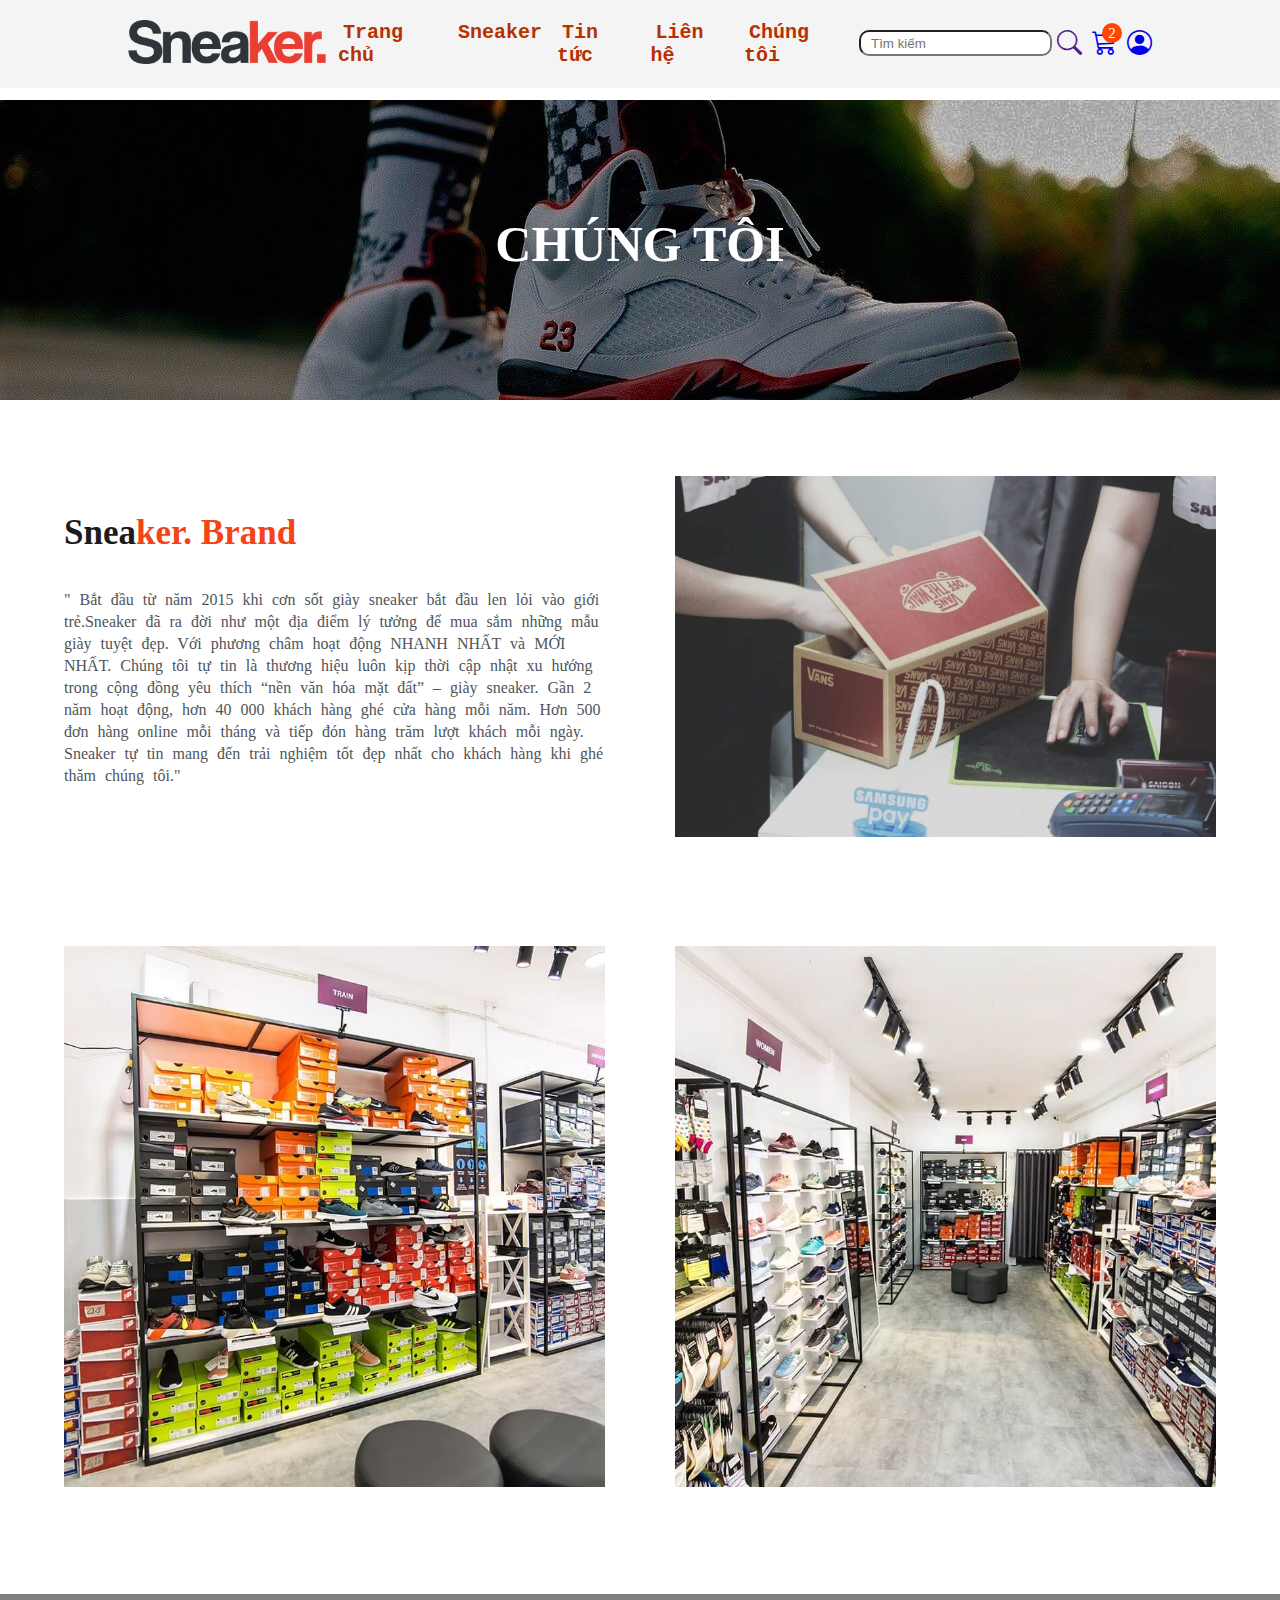
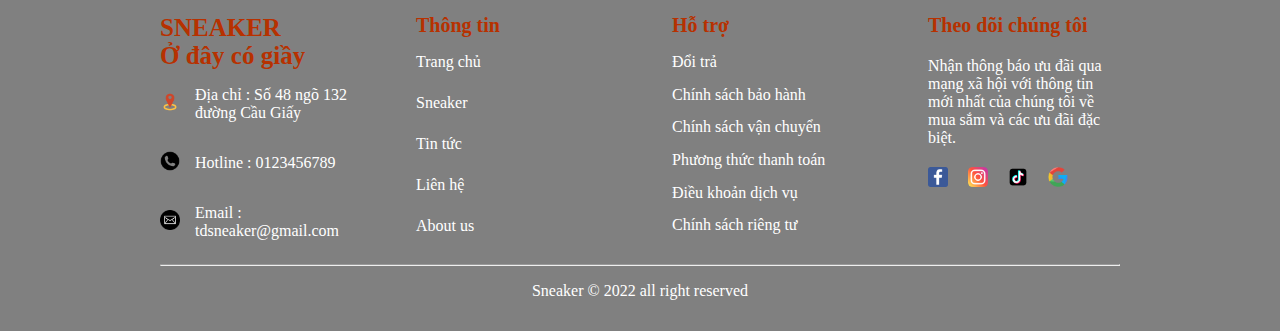
<file: BaoCao/about-us.html>
<!DOCTYPE html>
<html lang="en">
  <head>
    <meta charset="UTF-8" />
    <meta http-equiv="X-UA-Compatible" content="IE=edge" />
    <meta name="viewport" content="width=device-width, initial-scale=1.0" />
    <title>Chúng tôi</title>
    <link rel="stylesheet" href="./css/header-footer.css" />
    <link rel="stylesheet" href="./css/home.css" />
    <link rel="stylesheet" href="./css/about-us.css" />

    <link
      rel="stylesheet"
      href="https://cdn.jsdelivr.net/npm/bootstrap-icons@1.8.2/font/bootstrap-icons.css"
    />
  </head>
  <body>
    <header>
      <div class="container">
        <div class="header">
          <a href="./index.html">
            <img src="./img/main-logo.png" alt="" />
          </a>
        </div>
        <div class="main-header">
          <div class="header-link">
            <a href="./index.html">Trang chủ</a>
          </div>
          <div class="header-link">
            <a href="./product.html">Sneaker</a>
          </div>
          <div class="header-link">
            <a href="blogs.html">Tin tức</a>
          </div>
          <div class="header-link">
            <a href="contact.html">Liên hệ</a>
          </div>
          <div class="header-link">
            <a href="about-us.html">Chúng tôi</a>
          </div>
        </div>
        <div class="gio-hang">
          <div class="header-gio">
            <input type="text" placeholder="Tìm kiếm" />
            <a href="">
              <i class="bi bi-search"></i>
            </a>
          </div>
          <div class="header-gio">
            <a href="./cart.html">
              <i class="bi bi-cart3"></i>
            </a>
            <div class="amount-header">2</div>
            <div class="see">
              <div>
                <div class="see-detail">
                  <div><img src="./img/vir1.jpg" alt=""></div>
                  <div>VIRGIL ABLOH</div>
                </div>
                <div class="see-detail">
                  <div><img src="./img/reb2.jpg" alt=""></div>
                  <div>REVENGE LEGACY</div>
                </div>
              </div>
            </div>
          </div>
          <div class="header-gio">
            <a href="./login.html">
              <i class="bi bi-person-circle"></i>
            </a>
          </div>
        </div>
      </div>
    </header>

    <div class="main">
      <div class="content">
        <img src="./img/kicks-2213619_1280.jpg" alt="" width="100%" />
        <h1 class="text-uppercase">Chúng Tôi</h1>
      </div>
      <div class="about">
        <div class="about-us">
          <p class="text-brand-about">Snea<span>ker. Brand</span></p>
          <p class="text-content-about">
            " Bắt đầu từ năm 2015 khi cơn sốt giày sneaker bắt đầu len lỏi vào
            giới trẻ.Sneaker đã ra đời như một địa điểm lý tưởng để mua sắm
            những mẫu giày tuyệt đẹp. Với phương châm hoạt động NHANH NHẤT và
            MỚI NHẤT. Chúng tôi tự tin là thương hiệu luôn kịp thời cập nhật xu
            hướng trong cộng đồng yêu thích “nền văn hóa mặt đất” – giày
            sneaker. Gần 2 năm hoạt động, hơn 40 000 khách hàng ghé cửa hàng mỗi
            năm. Hơn 500 đơn hàng online mỗi tháng và tiếp đón hàng trăm lượt
            khách mỗi ngày. Sneaker tự tin mang đến trải nghiệm tốt đẹp nhất cho
            khách hàng khi ghé thăm chúng tôi."
          </p>
        </div>
        <div class="picture">
          <img src="./img/about5.jpg" alt="Fail" />
        </div>
        <div class="picture">
          <img src="./img/about1.jpg" alt="Fail" />
        </div>
        <div class="picture">
          <img src="./img/abot2.jpg" alt="Fail" />
        </div>
      </div>
    </div>
    <br />

    <footer>
      <div class="footer">
        <div class="footer-top">
          <div class="footer-top-detail">
            <div class="footer-top-logo">
              SNEAKER
              <br />
              Ở đây có giầy
            </div>
            <div>
              <div class="footer-icon">
                <div>
                  <img src="./img/icon_location.png" alt="" />
                </div>
                <div>
                  <p>Địa chỉ : Số 48 ngõ 132 đường Cầu Giấy</p>
                </div>
              </div>
              <div class="footer-icon">
                <div>
                  <img src="./img/icon_phone.png" alt="" />
                </div>
                <div>
                  <p>Hotline : 0123456789</p>
                </div>
              </div>
              <div class="footer-icon">
                <div>
                  <img src="./img/icon_mail.png" alt="" />
                </div>
                <div>
                  <p>Email : tdsneaker@gmail.com</p>
                </div>
              </div>
            </div>
          </div>

          <div class="footer-menu">
            <div class="footer-menu-top">
              <b>Thông tin</b>
            </div>
            <div class="footer-menu-top">
              <ul>
                <li>
                  <a href="">Trang chủ</a>
                </li>
                <li>
                  <a href="">Sneaker</a>
                </li>
                <li>
                  <a href="">Tin tức</a>
                </li>
                <li>
                  <a href="">Liên hệ</a>
                </li>
                <li>
                  <a href="">About us</a>
                </li>
              </ul>
            </div>
          </div>

          <div class="footer-sp">
            <div class="footer-sp-top">
              <b>Hỗ trợ</b>
            </div>

            <div class="footer-sp-bottom">
              <ul>
                <li>
                  <a href="">Đổi trả</a>
                </li>
                <li>
                  <a href="">Chính sách bảo hành</a>
                </li>
                <li>
                  <a href="">Chính sách vận chuyển</a>
                </li>
                <li>
                  <a href="">Phương thức thanh toán</a>
                </li>
                <li>
                  <a href="">Điều khoản dịch vụ</a>
                </li>
                <li>
                  <a href="">Chính sách riêng tư</a>
                </li>
              </ul>
            </div>
          </div>
          <div class="footer-follow">
            <div class="footer-follow-top">
              <b>Theo dõi chúng tôi</b>
            </div>
            <div class="footer-follow-bottom">
              <div class="footer-follow-bottom-content">
                Nhận thông báo ưu đãi qua mạng xã hội với thông tin mới nhất của
                chúng tôi về mua sắm và các ưu đãi đặc biệt.
              </div>
              <div class="footer-follow-bottom-content-img">
                <div>
                  <a href="">
                    <img src="./img/icon-facebook.webp" alt="" />
                  </a>
                </div>
                <div>
                  <a href="">
                    <img src="./img/icon-instagram.png" alt="" />
                  </a>
                </div>
                <div>
                  <a href="">
                    <img src="./img/icon-tiktok.webp" alt="" />
                  </a>
                </div>
                <div>
                  <a href="">
                    <img src="./img/icon-google.png" alt="" />
                  </a>
                </div>
              </div>
            </div>
          </div>
        </div>
        <div class="footer-bottom">
          <hr />
          <p>Sneaker © 2022 all right reserved</p>
        </div>
      </div>
    </footer>
  </body>
</html>
</file>
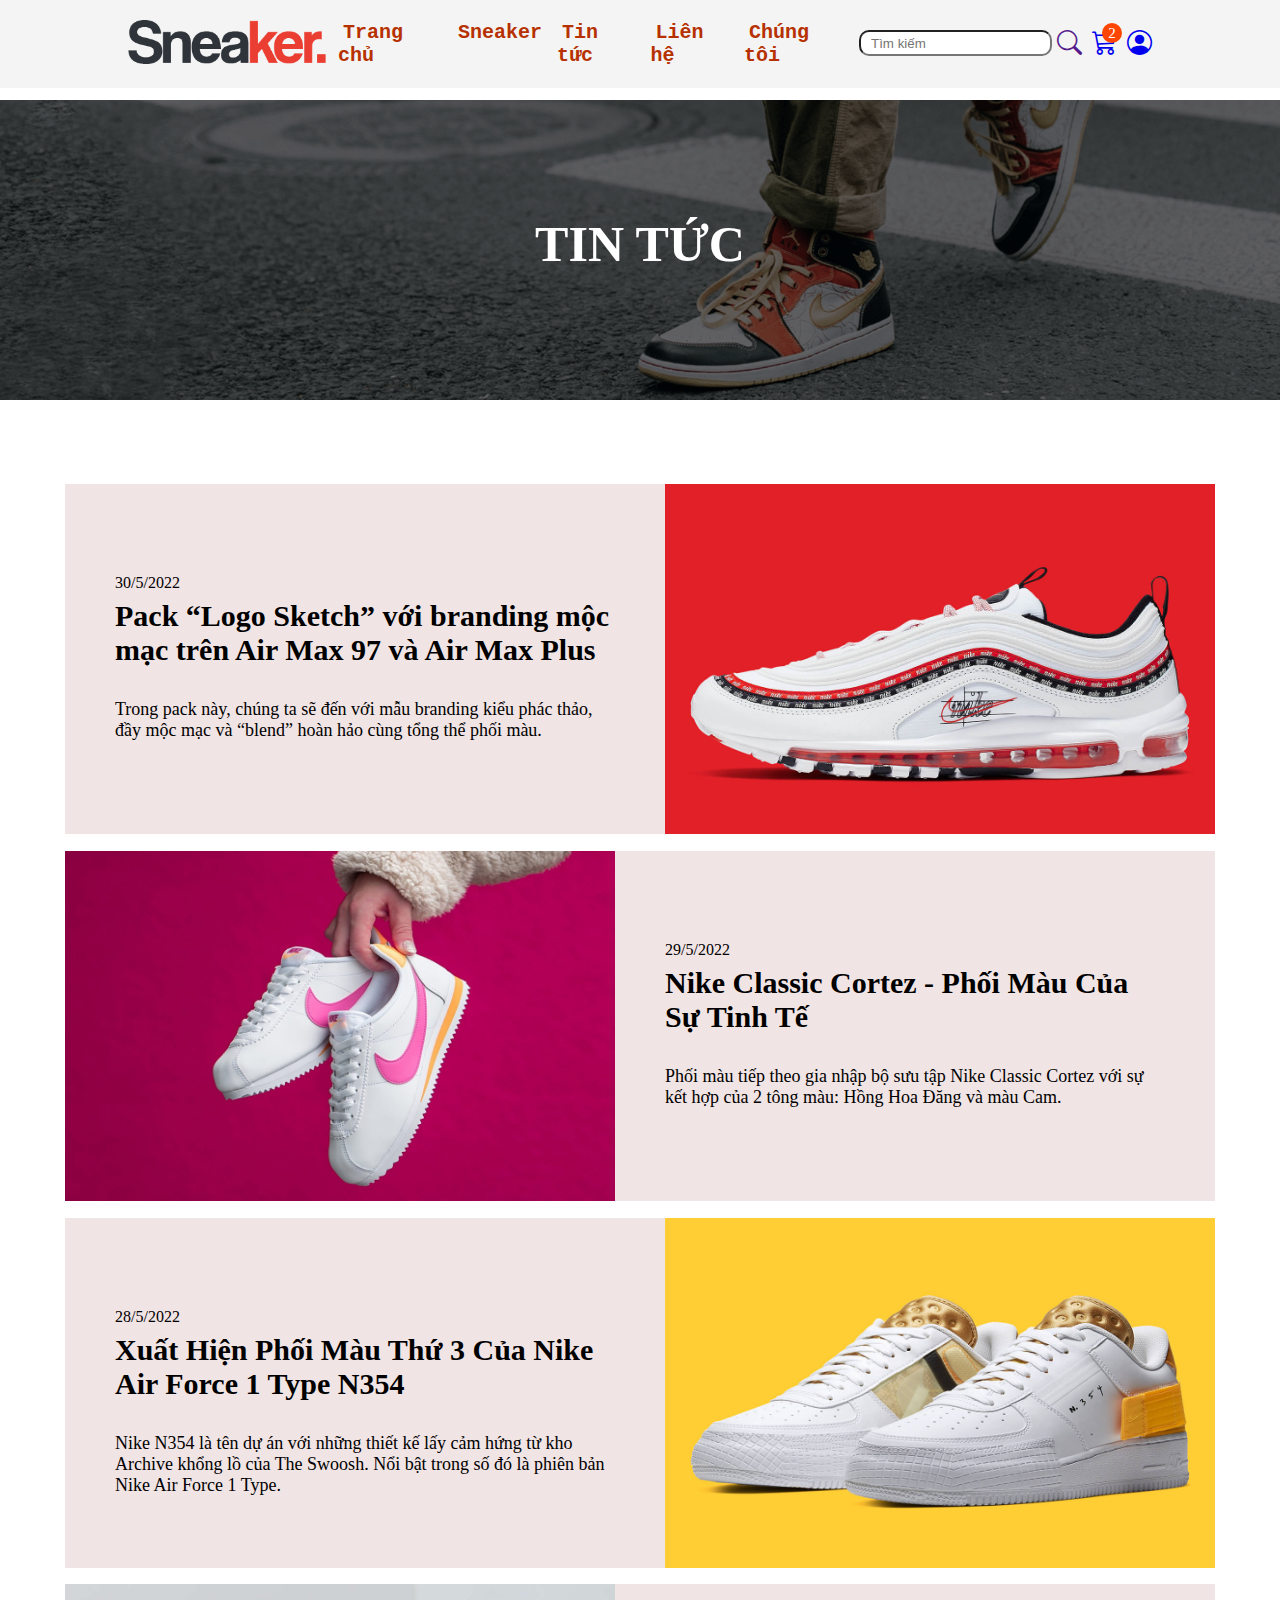
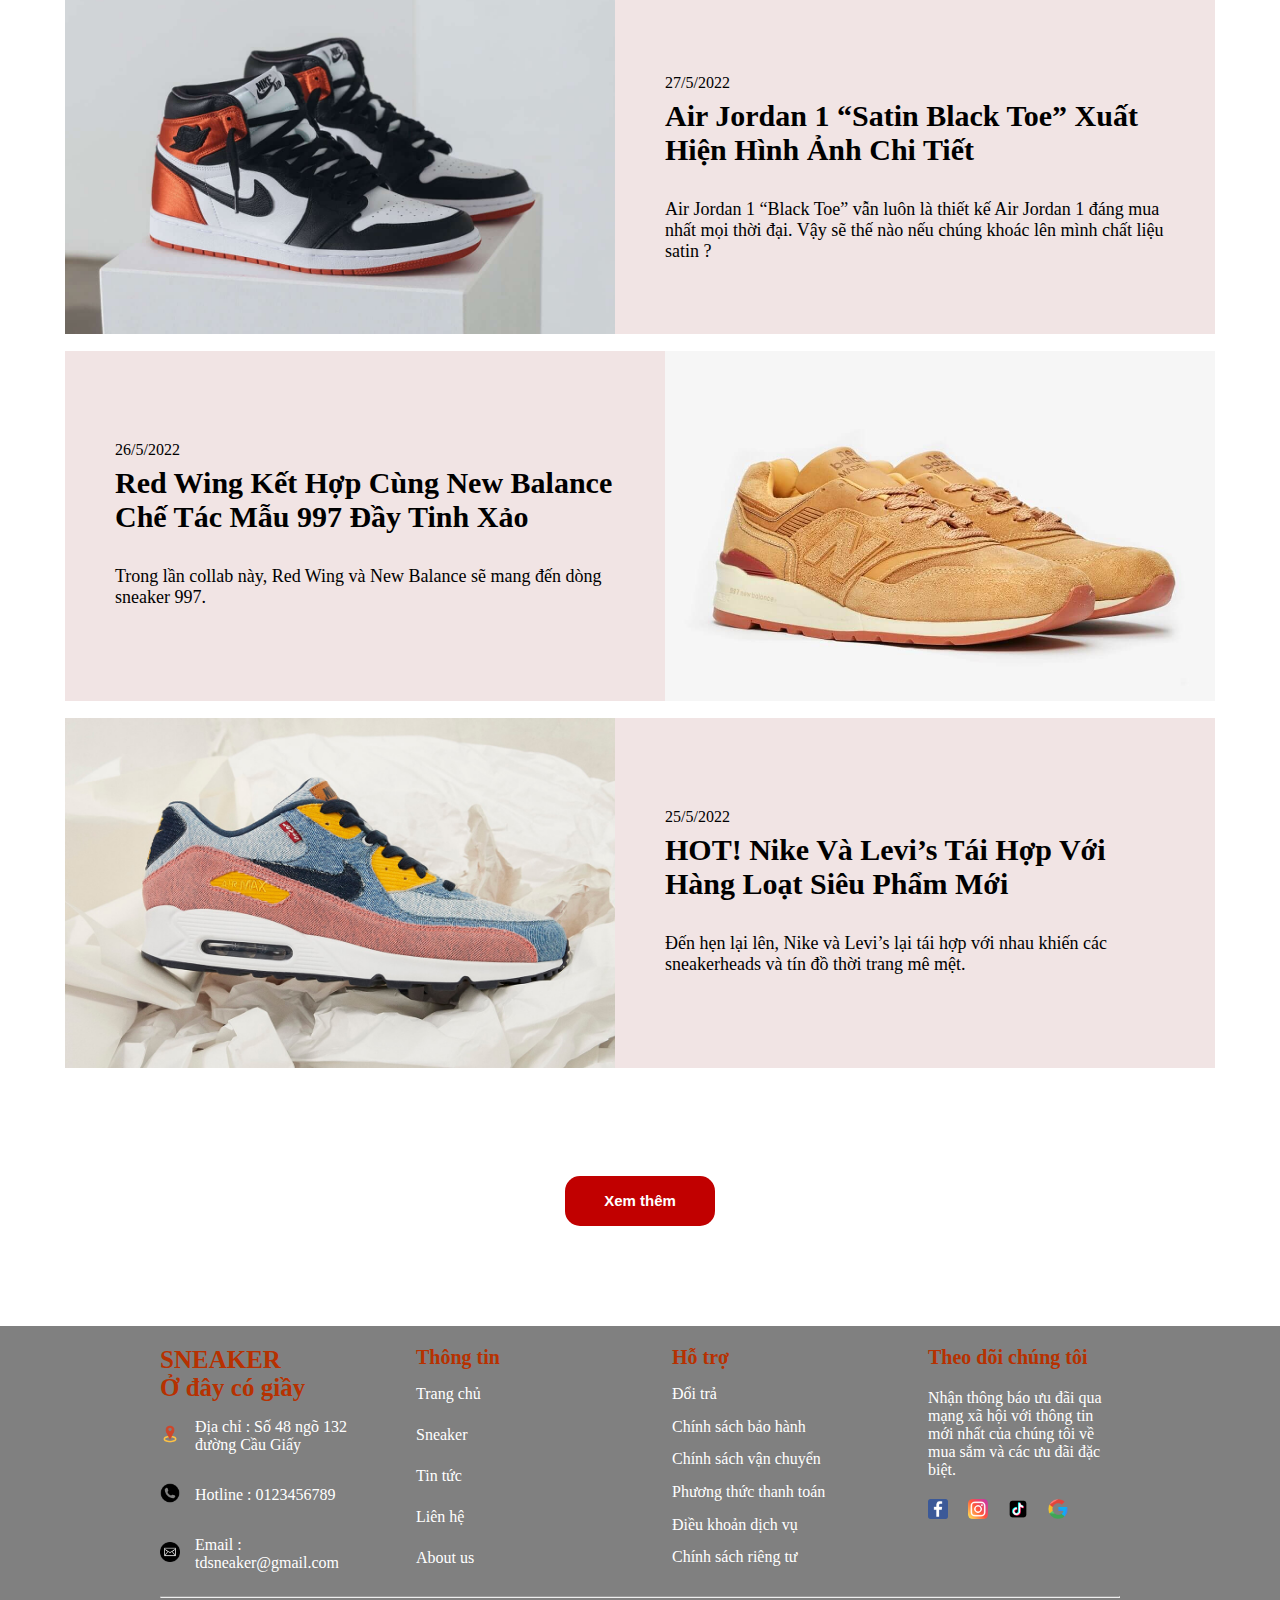
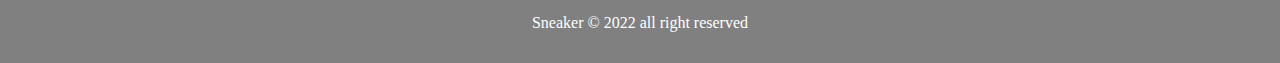
<file: BaoCao/blogs.html>
<!DOCTYPE html>
<html lang="en">
  <head>
    <meta charset="UTF-8" />
    <meta http-equiv="X-UA-Compatible" content="IE=edge" />
    <meta name="viewport" content="width=device-width, initial-scale=1.0" />
    <title>Tin tức</title>
    <link rel="stylesheet" href="./css/header-footer.css" />
    <link rel="stylesheet" href="./css/home.css" />
    <link rel="stylesheet" href="./css/blogs.css" />
    <link
    rel="stylesheet"
    href="https://cdn.jsdelivr.net/npm/bootstrap-icons@1.8.2/font/bootstrap-icons.css"
  />
  </head>
  <body>
    <header>
      <div class="container">
        <div class="header">
          <a href="./index.html">
            <img src="./img/main-logo.png" alt="" />
          </a>
        </div>
        <div class="main-header">
          <div class="header-link">
            <a href="./index.html">Trang chủ</a>
          </div>
          <div class="header-link">
            <a href="./product.html">Sneaker</a>
          </div>
          <div class="header-link">
            <a href="blogs.html">Tin tức</a>
          </div>
          <div class="header-link">
            <a href="contact.html">Liên hệ</a>
          </div>
          <div class="header-link">
            <a href="about-us.html">Chúng tôi</a>
          </div>
        </div>
        <div class="gio-hang">
          <div class="header-gio">
            <input type="text" placeholder="Tìm kiếm" />
            <a href="">
              <i class="bi bi-search"></i>
            </a>
          </div>
          <div class="header-gio">
            <a href="./cart.html">
              <i class="bi bi-cart3"></i>
            </a>
            <div class="amount-header">2</div>
            <div class="see">
              <div>
                <div class="see-detail">
                  <div><img src="./img/vir1.jpg" alt=""></div>
                  <div>VIRGIL ABLOH</div>
                </div>
                <div class="see-detail">
                  <div><img src="./img/reb2.jpg" alt=""></div>
                  <div>REVENGE LEGACY</div>
                </div>
              </div>
            </div>
          </div>
          <div class="header-gio">
            <a href="./login.html">
              <i class="bi bi-person-circle"></i>
            </a>
          </div>
        </div>
      </div>
    </header>


    <div class="main">
        <div class="content">
          <img src="./img/news-banner.png" alt="" width="100%">
            <h1 class="text-uppercase">Tin tức</h1>
        </div>
        <div class="news">
            <a href="post.html">
                <div class="row">
                    <div class="detail-left">
                        <div class="detail-small">
                            <div class="date">30/5/2022</div>
                        <div class="tittle">
                            Pack “Logo Sketch” với branding mộc mạc trên Air Max 97 và Air Max Plus
                        </div>
                        <div class="introduct">
                            Trong pack này, chúng ta sẽ đến với mẫu branding kiểu phác thảo, đầy mộc mạc và “blend” hoàn hảo cùng tổng thể phối màu.
                        </div>
                        </div>
                    </div>
                    <div class="img-right">
                        <img src="./img/post-1.jpg" alt="">
                    </div>
                </div>
            </a>
            <a href="">
                <div class="row">
                    <div class="detail-right">
                        <div class="detail-small">
                            <div class="date">29/5/2022</div>
                        <div class="tittle">
                            Nike Classic Cortez - Phối Màu Của Sự Tinh Tế
                        </div>
                        <div class="introduct">
                            Phối màu tiếp theo gia nhập bộ sưu tập Nike Classic Cortez với sự kết hợp của 2 tông màu: Hồng Hoa Đăng và màu Cam.
                        </div>
                        </div>
                    </div class="img-left">
                    <img src="./img/news-2-thumnails.jpg" alt="">
                </div>
            </a>
            <a href="post.html">
                <div class="row">
                    <div class="detail-left">
                        <div class="detail-small">
                            <div class="date">28/5/2022</div>
                        <div class="tittle">
                            Xuất Hiện Phối Màu Thứ 3 Của Nike Air Force 1 Type N354
                        </div>
                        <div class="introduct">
                            Nike N354 là tên dự án với những thiết kế lấy cảm hứng từ kho Archive khổng lồ của The Swoosh. Nổi bật trong số đó là phiên bản Nike Air Force 1 Type.
                        </div>
                        </div>
                    </div>
                    <div class="img-right">
                        <img src="./img/news-3-thumnails.jpg" alt="">
                    </div>
                </div>
            </a>
            <a href="">
                <div class="row">
                    <div class="detail-right">
                        <div class="detail-small">
                            <div class="date">27/5/2022</div>
                        <div class="tittle">
                            Air Jordan 1 “Satin Black Toe” Xuất Hiện Hình Ảnh Chi Tiết
                        </div>
                        <div class="introduct">
                            Air Jordan 1 “Black Toe” vẫn luôn là thiết kế Air Jordan 1 đáng mua nhất mọi thời đại. Vậy sẽ thế nào nếu chúng khoác lên mình chất liệu satin ?
                        </div>
                        </div>
                    </div>
                    <img src="./img/news-4-thumnails.jpg" alt="">
                </div>
            </a>
            <a href="">
                <div class="row">
                    <div class="detail-left">
                        <div class="detail-small">
                            <div class="date">26/5/2022</div>
                        <div class="tittle">
                            Red Wing Kết Hợp Cùng New Balance Chế Tác Mẫu 997 Đầy Tinh Xảo
                        </div>
                        <div class="introduct">
                            Trong lần collab này, Red Wing và New Balance sẽ mang đến dòng sneaker 997.
                        </div>
                        </div>
                    </div>
                    <img src="./img/news-5-thumnails.jpg" alt="">
                </div>
            </a>
            <a href="">
                <div class="row">
                    <div class="detail-right">
                        <div class="detail-small">
                            <div class="date">25/5/2022</div>
                        <div class="tittle">
                            HOT! Nike Và Levi’s Tái Hợp Với Hàng Loạt Siêu Phẩm Mới
                        </div>
                        <div class="introduct">
                            Đến hẹn lại lên, Nike và Levi’s lại tái hợp với nhau khiến các sneakerheads và tín đồ thời trang mê mệt.
                        </div>
                        </div>
                    </div>
                    <img src="./img/news-6-thumnails.jpg" alt="">
                </div>
            </a>
        </div>  
        <div class="more">
          <a href="">Xem thêm</a>
        </div>  
    </div>

    <footer>
        <div class="footer">
          <div class="footer-top">
            <div class="footer-top-detail">
              <div class="footer-top-logo">
                SNEAKER
                <br />
                Ở đây có giầy
              </div>
              <div>
                <div class="footer-icon">
                  <div>
                    <img src="./img/icon_location.png" alt="" />
                  </div>
                  <div>
                    <p>Địa chỉ : Số 48 ngõ 132 đường Cầu Giấy</p>
                  </div>
                </div>
                <div class="footer-icon">
                  <div>
                    <img src="./img/icon_phone.png" alt="" />
                  </div>
                  <div>
                    <p>Hotline : 0123456789</p>
                  </div>
                </div>
                <div class="footer-icon">
                  <div>
                    <img src="./img/icon_mail.png" alt="" />
                  </div>
                  <div>
                    <p>Email : tdsneaker@gmail.com</p>
                  </div>
                </div>
              </div>
            </div>
  
            <div class="footer-menu">
              <div class="footer-menu-top">
                <b>Thông tin</b>
              </div>
              <div class="footer-menu-top">
                <ul>
                  <li>
                    <a href="">Trang chủ</a>
                  </li>
                  <li>
                    <a href="">Sneaker</a>
                  </li>
                  <li>
                    <a href="">Tin tức</a>
                  </li>
                  <li>
                    <a href="">Liên hệ</a>
                  </li>
                  <li>
                    <a href="">About us</a>
                  </li>
                </ul>
              </div>
            </div>
  
            <div class="footer-sp">
              <div class="footer-sp-top">
                <b>Hỗ trợ</b>
              </div>
  
              <div class="footer-sp-bottom">
                <ul>
                  <li>
                    <a href="">Đổi trả</a>
                  </li>
                  <li>
                    <a href="">Chính sách bảo hành</a>
                  </li>
                  <li>
                    <a href="">Chính sách vận chuyển</a>
                  </li>
                  <li>
                    <a href="">Phương thức thanh toán</a>
                  </li>
                  <li>
                    <a href="">Điều khoản dịch vụ</a>
                  </li>
                  <li>
                    <a href="">Chính sách riêng tư</a>
                  </li>
                </ul>
              </div>
            </div>
            <div class="footer-follow">
              <div class="footer-follow-top">
                <b>Theo dõi chúng tôi</b>
              </div>
              <div class="footer-follow-bottom">
                <div class="footer-follow-bottom-content">
                  Nhận thông báo ưu đãi qua mạng xã hội với thông tin mới nhất của
                  chúng tôi về mua sắm và các ưu đãi đặc biệt.
                </div>
                <div class="footer-follow-bottom-content-img">
                  <div>
                    <a href="">
                      <img src="./img/icon-facebook.webp" alt="" />
                    </a>
                  </div>
                  <div>
                    <a href="">
                      <img src="./img/icon-instagram.png" alt="" />
                    </a>
                  </div>
                  <div>
                    <a href="">
                      <img src="./img/icon-tiktok.webp" alt="" />
                    </a>
                  </div>
                  <div>
                    <a href="">
                      <img src="./img/icon-google.png" alt="" />
                    </a>
                  </div>
                </div>
              </div>
            </div>
          </div>
          <div class="footer-bottom">
            <hr />
            <p>Sneaker © 2022 all right reserved</p>
          </div>
        </div>
      </footer>
</body>
</html>
</file>
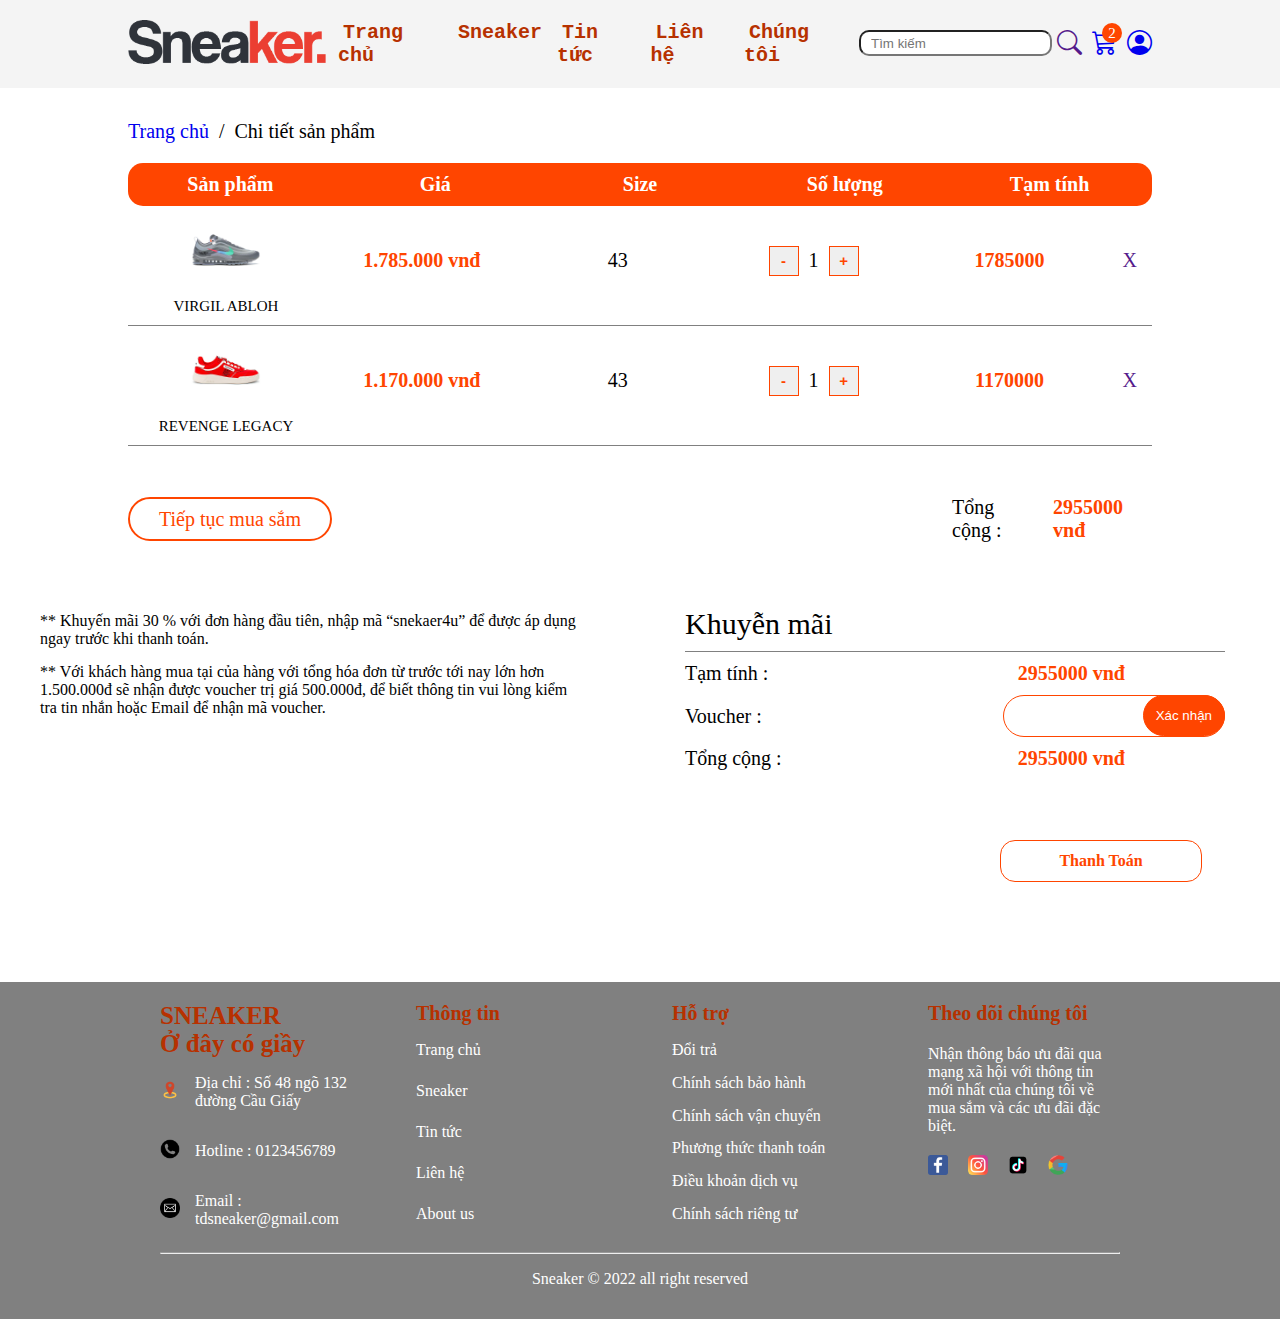
<file: BaoCao/cart.html>
<!DOCTYPE html>
<html lang="en">
  <head>
    <meta charset="UTF-8" />
    <meta http-equiv="X-UA-Compatible" content="IE=edge" />
    <meta name="viewport" content="width=device-width, initial-scale=1.0" />
    <title>Giỏ hàng</title>
    <link rel="stylesheet" href="./css/header-footer.css" />
    <link
      rel="stylesheet"
      href="https://cdn.jsdelivr.net/npm/bootstrap-icons@1.8.2/font/bootstrap-icons.css"
    />
    <link rel="stylesheet" href="./css/home.css" />
    <link rel="stylesheet" href="./css/cart.css" />
  </head>
  <body>
    <header>
      <div class="container">
        <div class="header">
          <a href="./index.html">
            <img src="./img/main-logo.png" alt="" />
          </a>
        </div>
        <div class="main-header">
          <div class="header-link">
            <a href="./index.html">Trang chủ</a>
          </div>
          <div class="header-link">
            <a href="./product.html">Sneaker</a>
          </div>
          <div class="header-link">
            <a href="blogs.html">Tin tức</a>
          </div>
          <div class="header-link">
            <a href="contact.html">Liên hệ</a>
          </div>
          <div class="header-link">
            <a href="about-us.html">Chúng tôi</a>
          </div>
        </div>
        <div class="gio-hang">
          <div class="header-gio">
            <input type="text" placeholder="Tìm kiếm" />
            <a href="">
              <i class="bi bi-search"></i>
            </a>
          </div>
          <div class="header-gio">
            <a href="./cart.html">
              <i class="bi bi-cart3"></i>
            </a>
            <div class="amount-header">2</div>
            <div class="see">
              <div>
                <div class="see-detail">
                  <div><img src="./img/vir1.jpg" alt=""></div>
                  <div>VIRGIL ABLOH</div>
                </div>
                <div class="see-detail">
                  <div><img src="./img/reb2.jpg" alt=""></div>
                  <div>REVENGE LEGACY</div>
                </div>
              </div>
            </div>
          </div>
          <div class="header-gio">
            <a href="./login.html">
              <i class="bi bi-person-circle"></i>
            </a>
          </div>
        </div>
      </div>
    </header>

    <div class="main">
      <div class="link-select">
        <a href="./index.html">Trang chủ</a>
        <span>/</span>
        <p>Chi tiết sản phẩm</p>
      </div>

      <div class="table">
        <div class="table-title">
          <div>Sản phẩm</div>
          <div>Giá</div>
          <div>Size</div>
          <div>Số lượng</div>
          <div>Tạm tính</div>
        </div>
        <div class="table-products">
          <div class="table-product">
            <div>
              <div>
                <img src="./img/vir1.jpg" alt="" />
              </div>
              <div>VIRGIL ABLOH</div>
            </div>
            <div>1.785.000 vnđ</div>
            <div>43</div>
            <div class="amount">
              <button class="tru">-</button>
              <div>1</div>
              <button class="cong">+</button>
            </div>
            <div>1785000</div>
            <div>
              <a href="">X</a>
            </div>
          </div>
          <div class="table-product">
            <div>
              <div>
                <img src="./img/reb2.jpg" alt="" />
              </div>
              <div>REVENGE LEGACY</div>
            </div>
            <div>1.170.000 vnđ</div>
            <div>43</div>
            <div class="amount">
              <button class="tru">-</button>
              <div>1</div>
              <button class="cong">+</button>
            </div>
            <div>1170000</div>
            <div>
              <a href="">X</a>
            </div>
          </div>
        </div>
      </div>

      <div class="total">
        <div>
          <a href="./product.html">Tiếp tục mua sắm</a>
        </div>
        <div>Tổng cộng :</div>
        <div>2955000 vnđ</div>
      </div>
    </div>

    <div class="pay">
      <div class="pay-content">
        <div>
          ** Khuyến mãi 30 % với đơn hàng đầu tiên, nhập mã “snekaer4u” để được
          áp dụng ngay trước khi thanh toán.
        </div>
        <div>
          ** Với khách hàng mua tại của hàng với tổng hóa đơn từ trước tới nay
          lớn hơn 1.500.000đ sẽ nhận được voucher trị giá 500.000đ, để biết
          thông tin vui lòng kiểm tra tin nhắn hoặc Email để nhận mã voucher.
        </div>
      </div>

      <div class="pay-detail">
        <div>Khuyễn mãi</div>
        <div class="pay-detail-total">
          <div div class="pay-total pay1">
            <div>Tạm tính :</div>
            <div>2955000 vnđ</div>
          </div>
          <div>
            <div>Voucher :</div>
            <div class="voucher">
              <input type="text" />
              <button>Xác nhận</button>
            </div>
          </div>
          <div class="pay-total pay2">
            <div>Tổng cộng :</div>
            <div>2955000 vnđ</div>
          </div>
        </div>
      </div>
    </div>

    <div class="pay-access">
      <a href="./pay.html">Thanh Toán</a>
    </div>

    <footer>
      <div class="footer">
        <div class="footer-top">
          <div class="footer-top-detail">
            <div class="footer-top-logo">
              SNEAKER
              <br />
              Ở đây có giầy
            </div>
            <div>
              <div class="footer-icon">
                <div>
                  <img src="./img/icon_location.png" alt="" />
                </div>
                <div>
                  <p>Địa chỉ : Số 48 ngõ 132 đường Cầu Giấy</p>
                </div>
              </div>
              <div class="footer-icon">
                <div>
                  <img src="./img/icon_phone.png" alt="" />
                </div>
                <div>
                  <p>Hotline : 0123456789</p>
                </div>
              </div>
              <div class="footer-icon">
                <div>
                  <img src="./img/icon_mail.png" alt="" />
                </div>
                <div>
                  <p>Email : tdsneaker@gmail.com</p>
                </div>
              </div>
            </div>
          </div>

          <div class="footer-menu">
            <div class="footer-menu-top">
              <b>Thông tin</b>
            </div>
            <div class="footer-menu-top">
              <ul>
                <li>
                  <a href="">Trang chủ</a>
                </li>
                <li>
                  <a href="">Sneaker</a>
                </li>
                <li>
                  <a href="">Tin tức</a>
                </li>
                <li>
                  <a href="">Liên hệ</a>
                </li>
                <li>
                  <a href="">About us</a>
                </li>
              </ul>
            </div>
          </div>

          <div class="footer-sp">
            <div class="footer-sp-top">
              <b>Hỗ trợ</b>
            </div>

            <div class="footer-sp-bottom">
              <ul>
                <li>
                  <a href="">Đổi trả</a>
                </li>
                <li>
                  <a href="">Chính sách bảo hành</a>
                </li>
                <li>
                  <a href="">Chính sách vận chuyển</a>
                </li>
                <li>
                  <a href="">Phương thức thanh toán</a>
                </li>
                <li>
                  <a href="">Điều khoản dịch vụ</a>
                </li>
                <li>
                  <a href="">Chính sách riêng tư</a>
                </li>
              </ul>
            </div>
          </div>
          <div class="footer-follow">
            <div class="footer-follow-top">
              <b>Theo dõi chúng tôi</b>
            </div>
            <div class="footer-follow-bottom">
              <div class="footer-follow-bottom-content">
                Nhận thông báo ưu đãi qua mạng xã hội với thông tin mới nhất của
                chúng tôi về mua sắm và các ưu đãi đặc biệt.
              </div>
              <div class="footer-follow-bottom-content-img">
                <div>
                  <a href="">
                    <img src="./img/icon-facebook.webp" alt="" />
                  </a>
                </div>
                <div>
                  <a href="">
                    <img src="./img/icon-instagram.png" alt="" />
                  </a>
                </div>
                <div>
                  <a href="">
                    <img src="./img/icon-tiktok.webp" alt="" />
                  </a>
                </div>
                <div>
                  <a href="">
                    <img src="./img/icon-google.png" alt="" />
                  </a>
                </div>
              </div>
            </div>
          </div>
        </div>
        <div class="footer-bottom">
          <hr />
          <p>Sneaker © 2022 all right reserved</p>
        </div>
      </div>
    </footer>
    <script src="./js/cart.js"></script>
  </body>
</html>
</file>
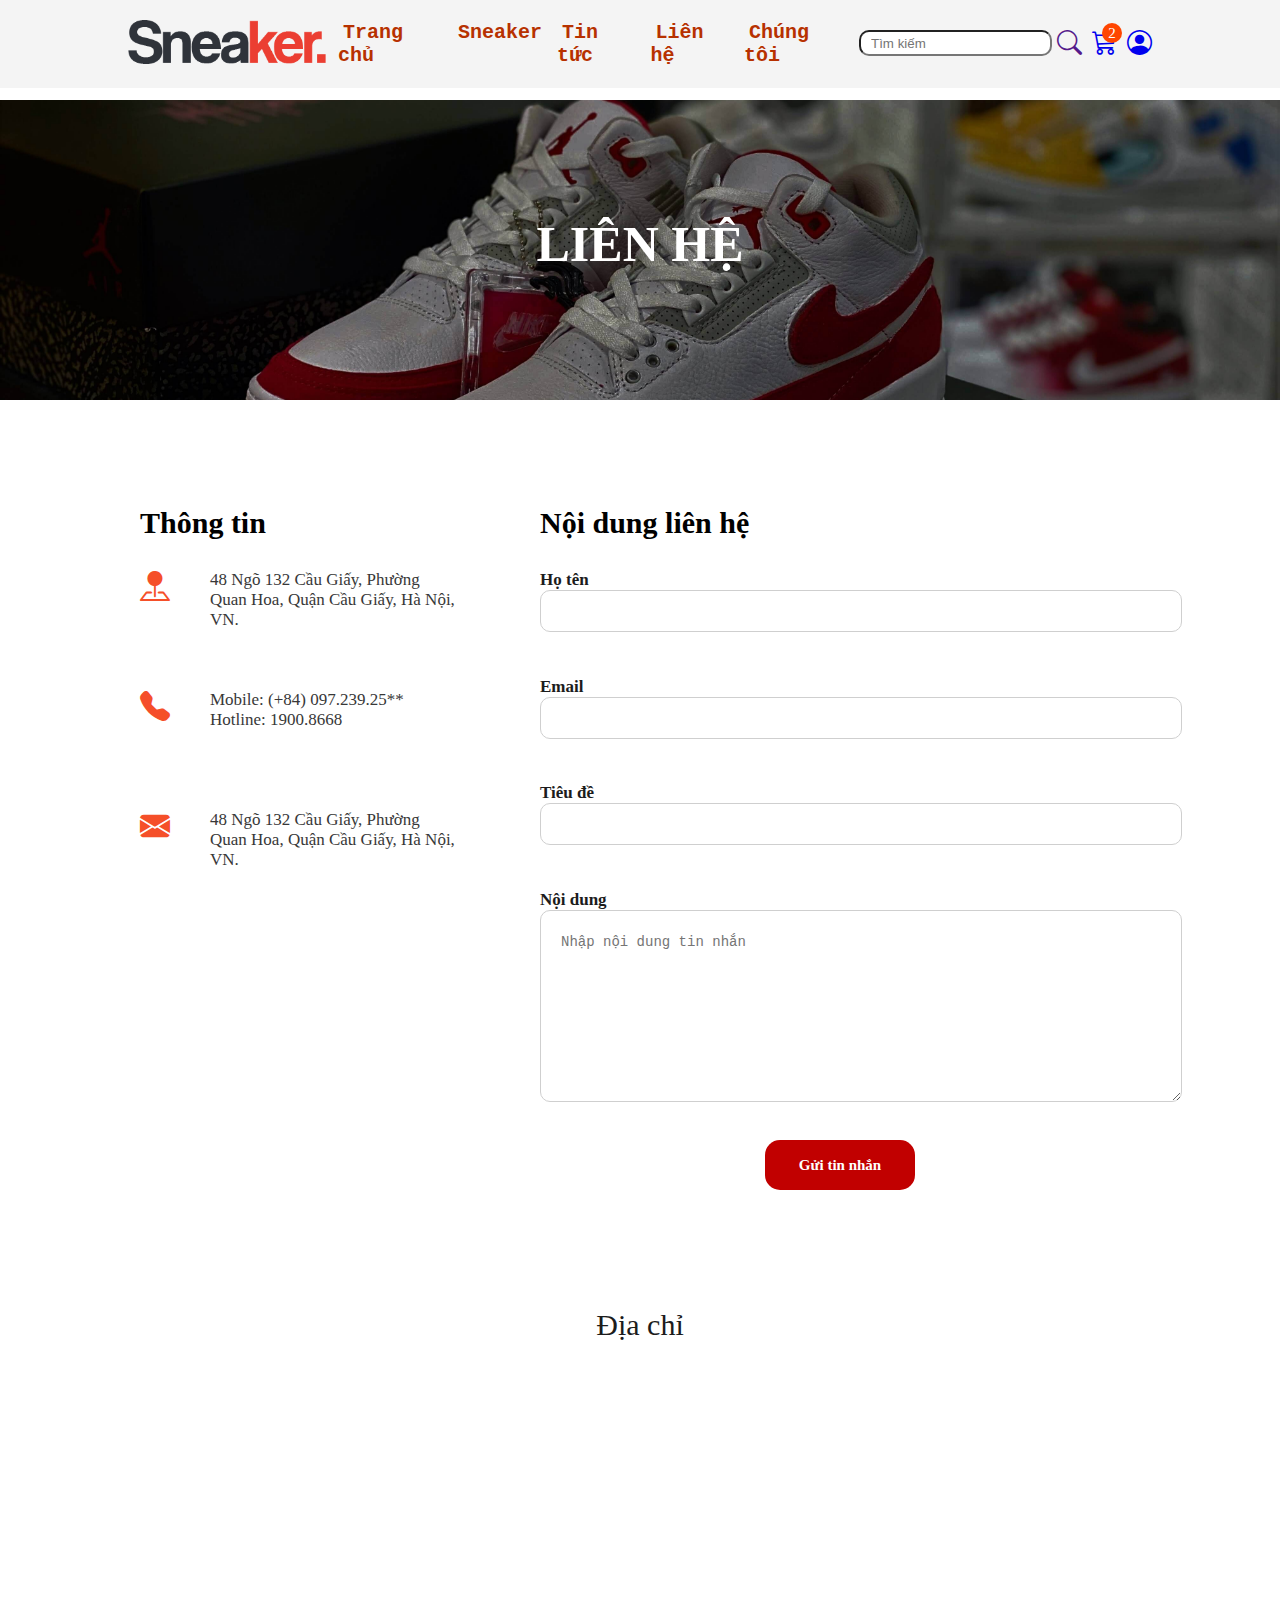
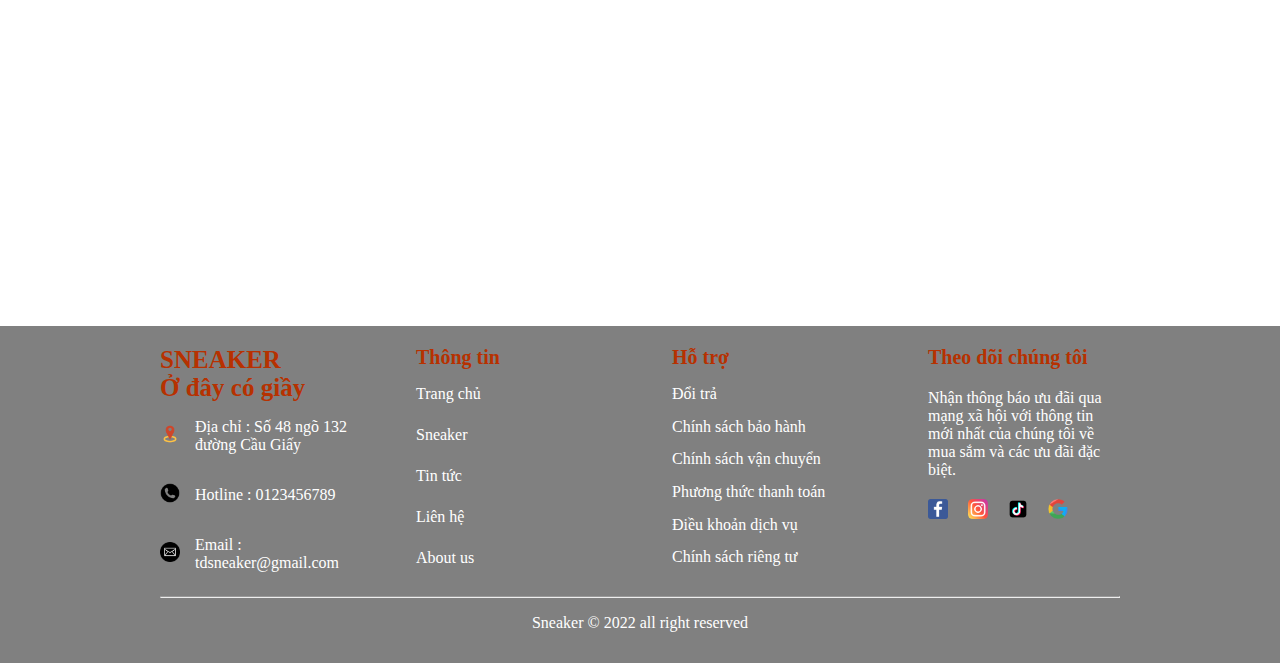
<file: BaoCao/contact.html>
<!DOCTYPE html>
<html lang="en">
  <head>
    <meta charset="UTF-8" />
    <meta http-equiv="X-UA-Compatible" content="IE=edge" />
    <meta name="viewport" content="width=device-width, initial-scale=1.0" />
    <title>Liên hệ</title>
    <link rel="stylesheet" href="./css/header-footer.css" />
    <link rel="stylesheet" href="./css/contact.css" />
    <link rel="stylesheet" href="./css/home.css" />
    <link
      rel="stylesheet"
      href="https://cdn.jsdelivr.net/npm/bootstrap-icons@1.8.2/font/bootstrap-icons.css"
    />
  </head>
  <body>
    <header>
      <div class="container">
        <div class="header">
          <a href="./index.html">
            <img src="./img/main-logo.png" alt="" />
          </a>
        </div>
        <div class="main-header">
          <div class="header-link">
            <a href="./index.html">Trang chủ</a>
          </div>
          <div class="header-link">
            <a href="./product.html">Sneaker</a>
          </div>
          <div class="header-link">
            <a href="blogs.html">Tin tức</a>
          </div>
          <div class="header-link">
            <a href="contact.html">Liên hệ</a>
          </div>
          <div class="header-link">
            <a href="about-us.html">Chúng tôi</a>
          </div>
        </div>
        <div class="gio-hang">
          <div class="header-gio">
            <input type="text" placeholder="Tìm kiếm" />
            <a href="">
              <i class="bi bi-search"></i>
            </a>
          </div>
          <div class="header-gio">
            <a href="./cart.html">
              <i class="bi bi-cart3"></i>
            </a>
            <div class="amount-header">2</div>
            <div class="see">
              <div>
                <div class="see-detail">
                  <div><img src="./img/vir1.jpg" alt="" /></div>
                  <div>VIRGIL ABLOH</div>
                </div>
                <div class="see-detail">
                  <div><img src="./img/reb2.jpg" alt="" /></div>
                  <div>REVENGE LEGACY</div>
                </div>
              </div>
            </div>
          </div>
          <div class="header-gio">
            <a href="./login.html">
              <i class="bi bi-person-circle"></i>
            </a>
          </div>
        </div>
      </div>
    </header>

    <div class="main">
      <div class="content">
        <img src="./img/pexels-jock-mark-5584997.jpg" alt="" width="100%" />
        <h1 class="text-uppercase">Liên hệ</h1>
      </div>
      <div class="contact">
        <div class="row">
          <div class="infomation">
            <div class="text">
              <p>Thông tin</p>
            </div>
            <div class="info-1">
              <div class="info-top">
                <div class="fill">
                  <a href="">
                    <i class="bi-pin-map-fill"></i>
                  </a>
                </div>
                <div class="info-text">
                  <a class="text-location" href=""
                    >48 Ngõ 132 Cầu Giấy, Phường Quan Hoa, Quận Cầu Giấy, Hà
                    Nội, VN.</a
                  >
                </div>
              </div>
              <div class="info-top">
                <div class="fill">
                  <a href="">
                    <i class="bi-telephone-fill"></i>
                  </a>
                </div>
                <div class="info-text">
                  <a class="text-location" href=""
                    >Mobile: (+84) 097.239.25**</a
                  >
                  <a class="text-location" href="">Hotline: 1900.8668</a>
                </div>
              </div>
              <div class="info-top">
                <div class="fill">
                  <a href="">
                    <i class="bi-envelope-fill"></i>
                  </a>
                </div>
                <div class="info-text">
                  <a class="text-location" href=""
                    >48 Ngõ 132 Cầu Giấy, Phường Quan Hoa, Quận Cầu Giấy, Hà
                    Nội, VN.</a
                  >
                </div>
              </div>
            </div>
          </div>
          <div class="contact-content">
            <div class="text">
              <p>Nội dung liên hệ</p>
            </div>
            <div class="info-2">
              <div class="info-contact">
                <label for="name-contact" class="mb-1">Họ tên</label>
                <input id="name-contact" type="text" />
              </div>
              <div class="info-contact">
                <label for="name-contact" class="mb-1">Email</label>
                <input id="name-contact" type="text" />
              </div>
              <div class="info-contact">
                <label for="name-contact" class="mb-1">Tiêu đề</label>
                <input id="name-contact" type="text" />
              </div>
              <div class="info-contact">
                <label for="name-contact" class="mb-1">Nội dung</label>
                <textarea
                  id="name-contact4"
                  placeholder="Nhập nội dung tin nhắn"
                ></textarea>
              </div>
            </div>
            <div class="more">
              <a href="">Gửi tin nhắn</a>
            </div>
          </div>
        </div>
        <div class="gg-map">
          <p class="text-map">Địa chỉ</p>
          <iframe
            class="map"
            src="https://www.google.com/maps/embed?pb=!1m18!1m12!1m3!1d3723.9765170575665!2d105.79762271440744!3d21.033625592989218!2m3!1f0!2f0!3f0!3m2!1i1024!2i768!4f13.1!3m3!1m2!1s0x3135ab40cb73487b%3A0x8631bdd977f5029d!2zNDggTmcuIDEzMiDEkC4gQ-G6p3UgR2nhuqV5LCBRdWFuIEhvYSwgQ-G6p3UgR2nhuqV5LCBIw6AgTuG7mWksIFZp4buHdCBOYW0!5e0!3m2!1svi!2s!4v1654093194585!5m2!1svi!2s"
            width="600"
            height="450"
            style="border: 0"
            allowfullscreen=""
            loading="lazy"
            referrerpolicy="no-referrer-when-downgrade"
          ></iframe>
        </div>
      </div>
    </div>

    <footer>
      <div class="footer">
        <div class="footer-top">
          <div class="footer-top-detail">
            <div class="footer-top-logo">
              SNEAKER
              <br />
              Ở đây có giầy
            </div>
            <div>
              <div class="footer-icon">
                <div>
                  <img src="./img/icon_location.png" alt="" />
                </div>
                <div>
                  <p>Địa chỉ : Số 48 ngõ 132 đường Cầu Giấy</p>
                </div>
              </div>
              <div class="footer-icon">
                <div>
                  <img src="./img/icon_phone.png" alt="" />
                </div>
                <div>
                  <p>Hotline : 0123456789</p>
                </div>
              </div>
              <div class="footer-icon">
                <div>
                  <img src="./img/icon_mail.png" alt="" />
                </div>
                <div>
                  <p>Email : tdsneaker@gmail.com</p>
                </div>
              </div>
            </div>
          </div>

          <div class="footer-menu">
            <div class="footer-menu-top">
              <b>Thông tin</b>
            </div>
            <div class="footer-menu-top">
              <ul>
                <li>
                  <a href="">Trang chủ</a>
                </li>
                <li>
                  <a href="">Sneaker</a>
                </li>
                <li>
                  <a href="">Tin tức</a>
                </li>
                <li>
                  <a href="">Liên hệ</a>
                </li>
                <li>
                  <a href="">About us</a>
                </li>
              </ul>
            </div>
          </div>

          <div class="footer-sp">
            <div class="footer-sp-top">
              <b>Hỗ trợ</b>
            </div>

            <div class="footer-sp-bottom">
              <ul>
                <li>
                  <a href="">Đổi trả</a>
                </li>
                <li>
                  <a href="">Chính sách bảo hành</a>
                </li>
                <li>
                  <a href="">Chính sách vận chuyển</a>
                </li>
                <li>
                  <a href="">Phương thức thanh toán</a>
                </li>
                <li>
                  <a href="">Điều khoản dịch vụ</a>
                </li>
                <li>
                  <a href="">Chính sách riêng tư</a>
                </li>
              </ul>
            </div>
          </div>
          <div class="footer-follow">
            <div class="footer-follow-top">
              <b>Theo dõi chúng tôi</b>
            </div>
            <div class="footer-follow-bottom">
              <div class="footer-follow-bottom-content">
                Nhận thông báo ưu đãi qua mạng xã hội với thông tin mới nhất của
                chúng tôi về mua sắm và các ưu đãi đặc biệt.
              </div>
              <div class="footer-follow-bottom-content-img">
                <div>
                  <a href="">
                    <img src="./img/icon-facebook.webp" alt="" />
                  </a>
                </div>
                <div>
                  <a href="">
                    <img src="./img/icon-instagram.png" alt="" />
                  </a>
                </div>
                <div>
                  <a href="">
                    <img src="./img/icon-tiktok.webp" alt="" />
                  </a>
                </div>
                <div>
                  <a href="">
                    <img src="./img/icon-google.png" alt="" />
                  </a>
                </div>
              </div>
            </div>
          </div>
        </div>
        <div class="footer-bottom">
          <hr />
          <p>Sneaker © 2022 all right reserved</p>
        </div>
      </div>
    </footer>
  </body>
</html>
</file>
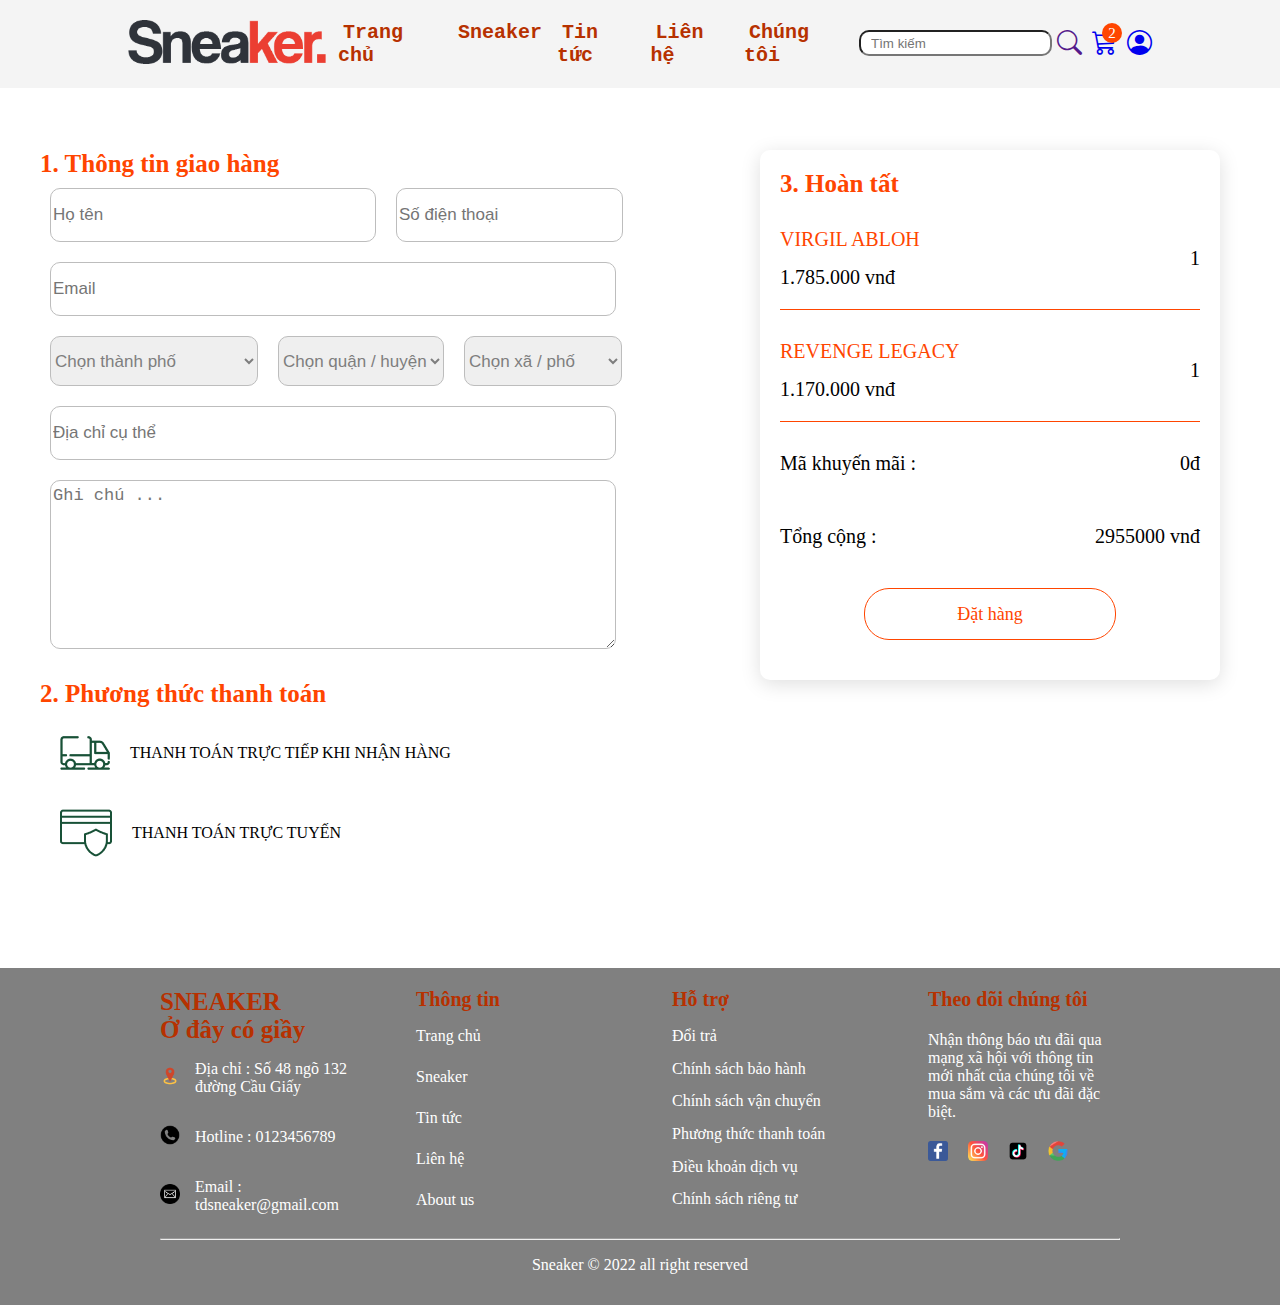
<file: BaoCao/pay.html>
<!DOCTYPE html>
<html lang="en">
  <head>
    <meta charset="UTF-8" />
    <meta http-equiv="X-UA-Compatible" content="IE=edge" />
    <meta name="viewport" content="width=device-width, initial-scale=1.0" />
    <title>Thanh toán</title>
    <link rel="stylesheet" href="./css/header-footer.css" />
    <link rel="stylesheet" href="./css/home.css" />
    <link rel="stylesheet" href="./css/pay.css" />

    <link
      rel="stylesheet"
      href="https://cdn.jsdelivr.net/npm/bootstrap-icons@1.8.2/font/bootstrap-icons.css"
    />
  </head>
  <body>
    <header>
      <div class="container">
        <div class="header">
          <a href="./index.html">
            <img src="./img/main-logo.png" alt="" />
          </a>
        </div>
        <div class="main-header">
          <div class="header-link">
            <a href="./index.html">Trang chủ</a>
          </div>
          <div class="header-link">
            <a href="./product.html">Sneaker</a>
          </div>
          <div class="header-link">
            <a href="blogs.html">Tin tức</a>
          </div>
          <div class="header-link">
            <a href="contact.html">Liên hệ</a>
          </div>
          <div class="header-link">
            <a href="about-us.html">Chúng tôi</a>
          </div>
        </div>
        <div class="gio-hang">
          <div class="header-gio">
            <input type="text" placeholder="Tìm kiếm" />
            <a href="">
              <i class="bi bi-search"></i>
            </a>
          </div>
          <div class="header-gio">
            <a href="./cart.html">
              <i class="bi bi-cart3"></i>
            </a>
            <div class="amount-header">2</div>
            <div class="see">
              <div>
                <div class="see-detail">
                  <div><img src="./img/vir1.jpg" alt="" /></div>
                  <div>VIRGIL ABLOH</div>
                </div>
                <div class="see-detail">
                  <div><img src="./img/reb2.jpg" alt="" /></div>
                  <div>REVENGE LEGACY</div>
                </div>
              </div>
            </div>
          </div>
          <div class="header-gio">
            <a href="./login.html">
              <i class="bi bi-person-circle"></i>
            </a>
          </div>
        </div>
      </div>
    </header>

    <div class="main">
      <div class="main-top">
        <div>
          <div class="heading">1. Thông tin giao hàng</div>
          <div class="top-left">
            <div class="name-phone">
              <div>
                <input type="text" class="input-address" style="width:320px;" placeholder="Họ tên"/>
              </div>
              <div>
                <input
                  type="text"
                  class="input-address"
                  placeholder="Số điện thoại"
                />
              </div>
            </div>
            <div>
              <input type="text" class="input-address" style="width:560px;" placeholder="Email" />
            </div>
            <div class="name-phone">
              <div>
                <select class="input-address" name="" id="">
                  <option value="">Chọn thành phố</option>
                  <option value="">Hà Nội</option>
                  <option value="">Đà Nẵng</option>
                  <option value="">Thành Phố Hồ CHí Minh</option>
                </select>
              </div>
              <div>
                <select class="input-address" name="" id="">
                  <option value="">Chọn quận / huyện</option>
                  <option value="">Chưa có thông tin</option>
                </select>
              </div>
              <div>
                <select class="input-address" name="" id="">
                  <option value="">Chọn xã / phố</option>
                  <option value="">Chưa có thông tin</option>
                </select>
              </div>
            </div>
            <div>
              <input
              style="width:560px;"
                class="input-address"
                type="text"
                placeholder="Địa chỉ cụ thể"
              />
            </div>
            <div>
              <textarea
              style="width:560px;"
                class="textarea"
                name=""
                id=""
                cols="30"
                rows="10"
                placeholder="Ghi chú ..."
              ></textarea>
            </div>
          </div>
        </div>
        <div class="top-right">
          <div class="heading">3. Hoàn tất</div>
          <div>
            <div class="top-right-product">
              <div>
                <div>VIRGIL ABLOH</div>
                <div>1.785.000 vnđ</div>
              </div>
              <div>1</div>
            </div>
            <div class="top-right-product">
              <div>
                <div>REVENGE LEGACY</div>
                <div>1.170.000 vnđ</div>
              </div>
              <div>1</div>
            </div>
            <div class="top-right-pay">
              <div>
                <div>Mã khuyến mãi :</div>
                <div>0đ</div>
              </div>
              <div>
                <div>Tổng cộng :</div>
                <div class="pay-product">2955000 vnđ</div>
              </div>
            </div>
            <div>
              <a href="" class="sub-out-product">Đặt hàng</a>
            </div>
          </div>
        </div>
      </div>
      <div>
        <div class="heading">2. Phương thức thanh toán</div>
        <div>
          <div class="select-tt">
            <img class="ms-5 me-3" src="./img/image 103.png" alt="Fail" />
            <p class="text-method m-0">THANH TOÁN TRỰC TIẾP KHI NHẬN HÀNG</p>
          </div>
          <div class="select-tt">
            <img class="ms-5 me-3" src="./img/image 104.png" alt="Fail" />
            <p class="text-method m-0">THANH TOÁN TRỰC TUYẾN</p>
          </div>
        </div>
      </div>
    </div>

    <footer>
      <div class="footer">
        <div class="footer-top">
          <div class="footer-top-detail">
            <div class="footer-top-logo">
              SNEAKER
              <br />
              Ở đây có giầy
            </div>
            <div>
              <div class="footer-icon">
                <div>
                  <img src="./img/icon_location.png" alt="" />
                </div>
                <div>
                  <p>Địa chỉ : Số 48 ngõ 132 đường Cầu Giấy</p>
                </div>
              </div>
              <div class="footer-icon">
                <div>
                  <img src="./img/icon_phone.png" alt="" />
                </div>
                <div>
                  <p>Hotline : 0123456789</p>
                </div>
              </div>
              <div class="footer-icon">
                <div>
                  <img src="./img/icon_mail.png" alt="" />
                </div>
                <div>
                  <p>Email : tdsneaker@gmail.com</p>
                </div>
              </div>
            </div>
          </div>

          <div class="footer-menu">
            <div class="footer-menu-top">
              <b>Thông tin</b>
            </div>
            <div class="footer-menu-top">
              <ul>
                <li>
                  <a href="">Trang chủ</a>
                </li>
                <li>
                  <a href="">Sneaker</a>
                </li>
                <li>
                  <a href="">Tin tức</a>
                </li>
                <li>
                  <a href="">Liên hệ</a>
                </li>
                <li>
                  <a href="">About us</a>
                </li>
              </ul>
            </div>
          </div>

          <div class="footer-sp">
            <div class="footer-sp-top">
              <b>Hỗ trợ</b>
            </div>

            <div class="footer-sp-bottom">
              <ul>
                <li>
                  <a href="">Đổi trả</a>
                </li>
                <li>
                  <a href="">Chính sách bảo hành</a>
                </li>
                <li>
                  <a href="">Chính sách vận chuyển</a>
                </li>
                <li>
                  <a href="">Phương thức thanh toán</a>
                </li>
                <li>
                  <a href="">Điều khoản dịch vụ</a>
                </li>
                <li>
                  <a href="">Chính sách riêng tư</a>
                </li>
              </ul>
            </div>
          </div>
          <div class="footer-follow">
            <div class="footer-follow-top">
              <b>Theo dõi chúng tôi</b>
            </div>
            <div class="footer-follow-bottom">
              <div class="footer-follow-bottom-content">
                Nhận thông báo ưu đãi qua mạng xã hội với thông tin mới nhất của
                chúng tôi về mua sắm và các ưu đãi đặc biệt.
              </div>
              <div class="footer-follow-bottom-content-img">
                <div>
                  <a href="">
                    <img src="./img/icon-facebook.webp" alt="" />
                  </a>
                </div>
                <div>
                  <a href="">
                    <img src="./img/icon-instagram.png" alt="" />
                  </a>
                </div>
                <div>
                  <a href="">
                    <img src="./img/icon-tiktok.webp" alt="" />
                  </a>
                </div>
                <div>
                  <a href="">
                    <img src="./img/icon-google.png" alt="" />
                  </a>
                </div>
              </div>
            </div>
          </div>
        </div>
        <div class="footer-bottom">
          <hr />
          <p>Sneaker © 2022 all right reserved</p>
        </div>
      </div>
    </footer>

    <script src="./js/cart.js"></script>

  </body>
</html>
</file>
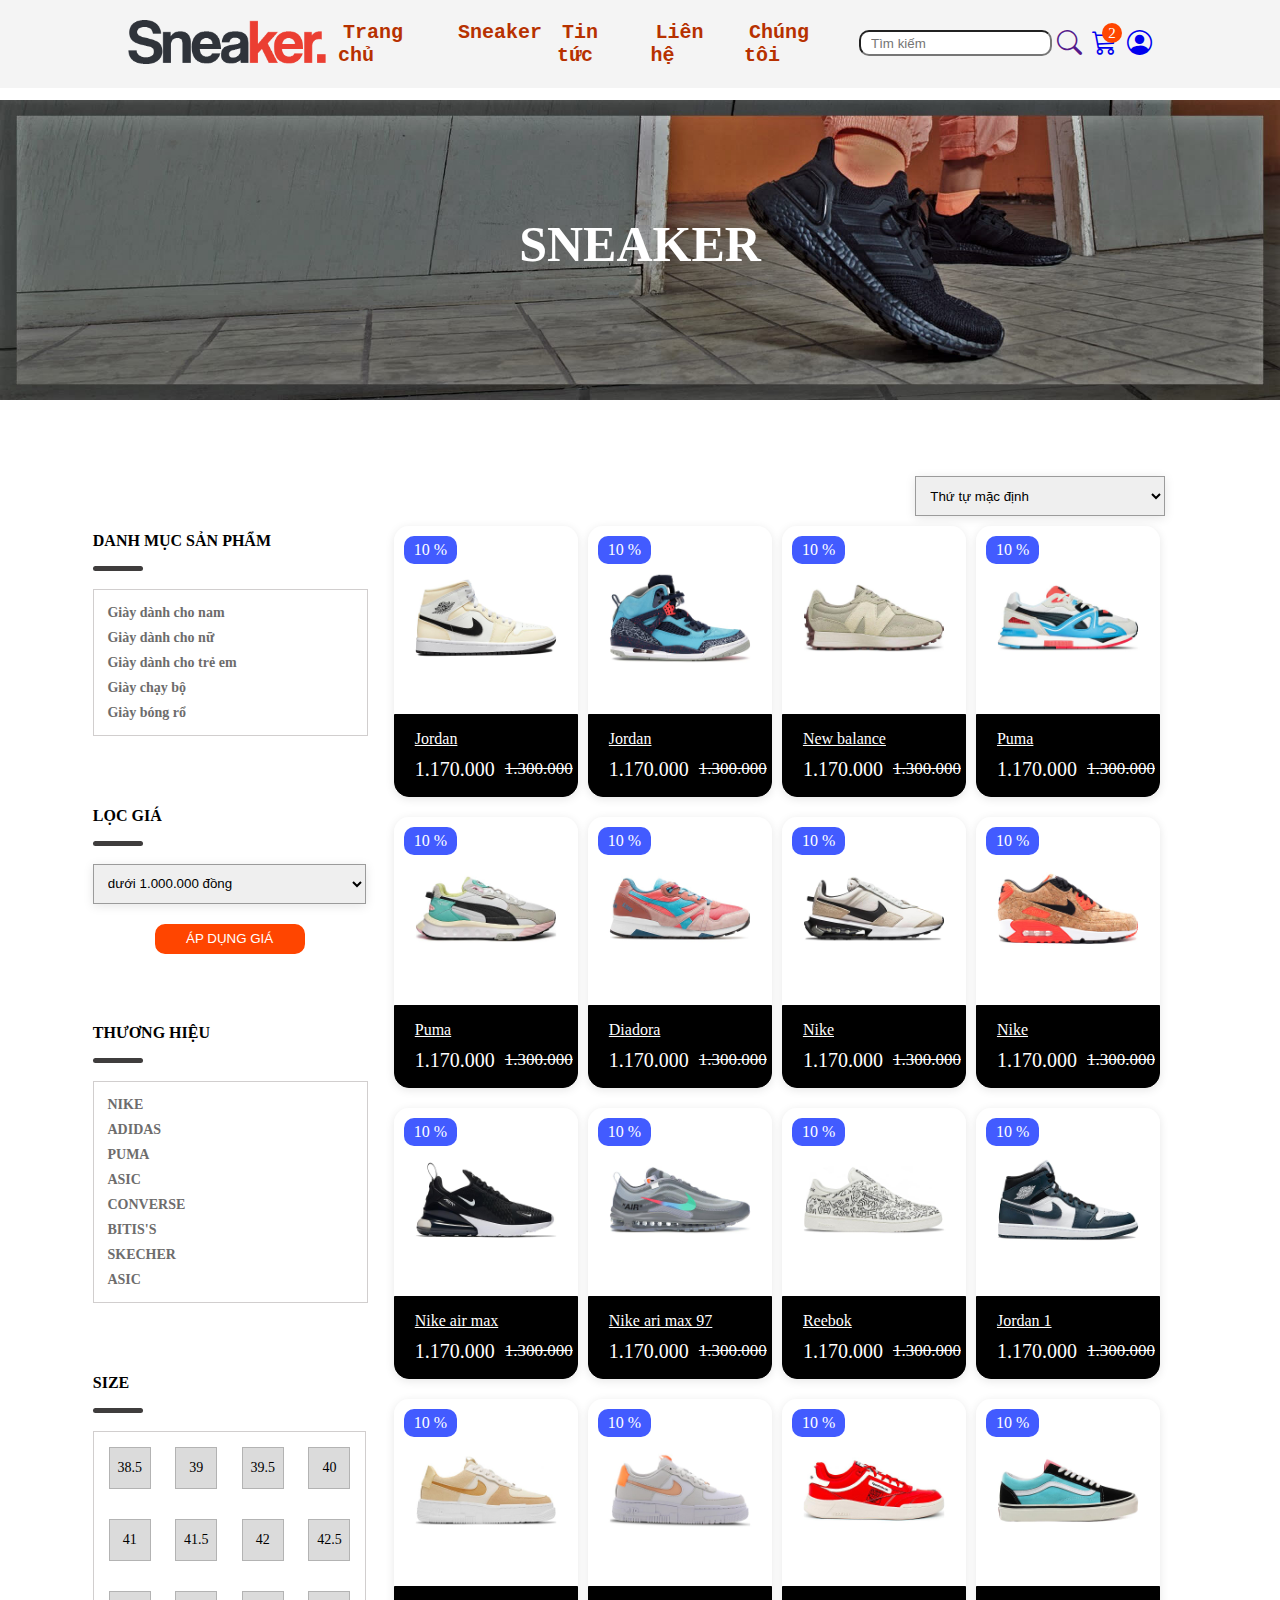
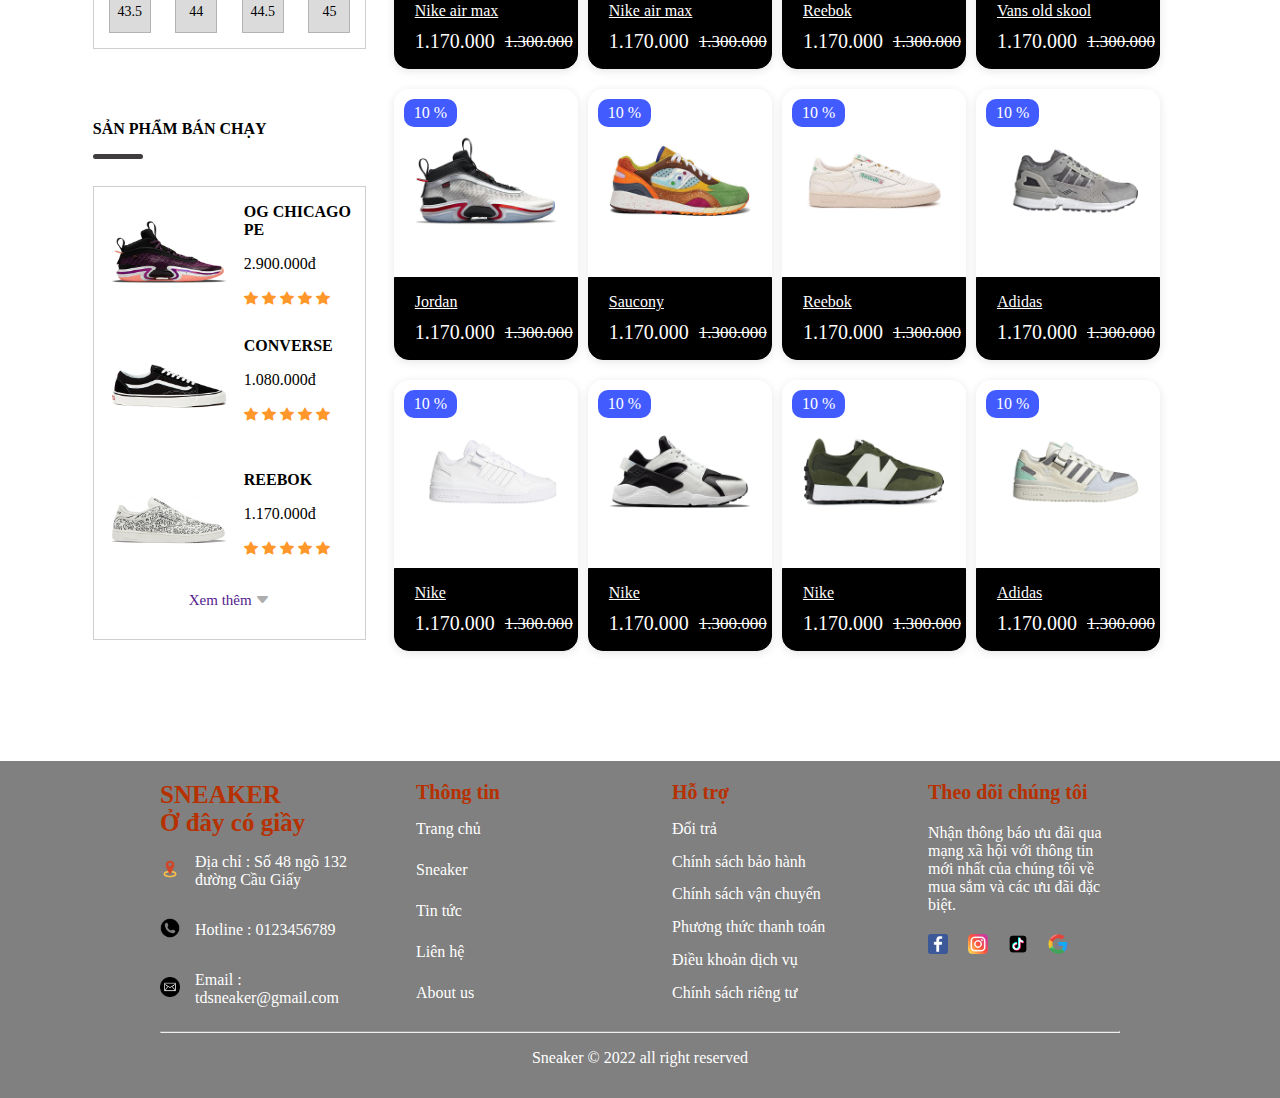
<file: BaoCao/product.html>
<!DOCTYPE html>
<html lang="en">
  <head>
    <meta charset="UTF-8" />
    <meta http-equiv="X-UA-Compatible" content="IE=edge" />
    <meta name="viewport" content="width=device-width, initial-scale=1.0" />
    <title>Sản phẩm</title>
    <link rel="stylesheet" href="./css/header-footer.css" />
    <link rel="stylesheet" href="./css/home.css">
    <link rel="stylesheet" href="./css/product.css">
    <link
      rel="stylesheet"
      href="https://cdn.jsdelivr.net/npm/bootstrap-icons@1.8.2/font/bootstrap-icons.css"
    />
  </head>
  <body>

    <header>
        <div class="container">
          <div class="header">
            <a href="./index.html">
              <img src="./img/main-logo.png" alt="">
            </a>
          </div>
          <div class="main-header">
            <div class="header-link">
              <a href="./index.html">Trang chủ</a>
            </div>
            <div class="header-link">
              <a href="./product.html">Sneaker</a>
            </div>
            <div class="header-link">
              <a href="blogs.html">Tin tức</a>
            </div>
            <div class="header-link">
              <a href="contact.html">Liên hệ</a>
            </div>
            <div class="header-link">
              <a href="about-us.html">Chúng tôi</a>
            </div>
          </div>
          <div class="gio-hang">
            <div class="header-gio">
              <input type="text" placeholder="Tìm kiếm">
              <a href="">
                <i class="bi bi-search"></i>
              </a>
            </div>
            <div class="header-gio">
              <a href="./cart.html">
                <i class="bi bi-cart3"></i>
              </a>
              <div class="amount-header">2</div>
            <div class="see">
              <div>
                <div class="see-detail">
                  <div><img src="./img/vir1.jpg" alt=""></div>
                  <div>VIRGIL ABLOH</div>
                </div>
                <div class="see-detail">
                  <div><img src="./img/reb2.jpg" alt=""></div>
                  <div>REVENGE LEGACY</div>
                </div>
              </div>
            </div>
            </div>
            <div class="header-gio">
              <a href="./login.html">
                <i class="bi bi-person-circle"></i>
              </a>       
            </div>
          </div>
        </div>
    </header>

    <div class="main">
      <div class="content">
        <img src="./img/banner-sneaker1.jpg" alt="" width="100%">
          <h1 class="text-uppercase">Sneaker</h1>
      </div>
      <div class="container-sneaker">
        <div class="row1">
          <div class="shop-header">
            <div class="sort1">
              <select>
                <option value="">Thứ tự mặc định</option>
                <option value="">Thứ tự theo mức độ phổ biến</option>
                <option value="">Thứ tự theo điểm đánh giá</option>
                <option value="">Thứ tự theo sản phẩm mới</option>
                <option value="">Thứ tự giá từ thấp đến cao</option>
                <option value="">Thứ tự giá từ cao xuống thấp</option>
              </select>
          </div> 
        </div>
        <div class="items-list">
          <div class="column">
            <div class="classify">
              <div class="list">
                <p class="text-start">
                  DANH MỤC SẢN PHẨM
                </p>
                <div class="empty"></div>
              </div>
              <br>
              <div class="style">
                <div class="type">
                  <a href="">Giày dành cho nam</a>
                  <a href="">Giày dành cho nữ</a>
                  <a href="">Giày dành cho trẻ em</a>
                  <a href="">Giày chạy bộ</a>
                  <a href="">Giày bóng rổ</a>
                </div>
              </div>

              <div class="list-style">
                <p class="text-start">
                  LỌC GIÁ
                </p>
                <div class="empty"></div>
              </div>
              <br>
              <div class="sort">
                <select>
                  <option value="">dưới 1.000.000 đồng</option>
                  <option value="">từ 1.000.000 - 2.000.000 đồng</option>
                  <option value="">từ 2.000.000 - 3.000.000 đồng</option>
                  <option value="">từ 3.000.000 - 4.000.000 đồng</option>
                  <option value="">từ 4.000.000 - 5.000.000 đồng</option>
                  <option value="">trên 5.000.000 đồng</option>
                </select>
                </div> 
                <div class="apply">
                  <button>ÁP DỤNG GIÁ</button>
                  </div>

                <div class="list-style">
                    <p class="text-start">
                      THƯƠNG HIỆU
                    </p>
                    <div class="empty"></div>
                  </div>
                  <br>
                  <div class="style">
                    <div class="type">
                      <a href="">NIKE</a>
                      <a href="">ADIDAS</a>
                      <a href="">PUMA</a>
                      <a href="">ASIC</a>
                      <a href="">CONVERSE</a>
                      <a href="">BITIS'S</a>
                      <a href="">SKECHER</a>
                      <a href="">ASIC</a>
                    </div>
                </div>
                
                <div class="list-style">
                  <p class="text-start">
                      SIZE
                  </p>
                  <div class="empty"></div>
                </div>
                <br>
                <div class="SIZE">
                  <div class="border">
                    <div class="row3">
                      <div class="SIZE SIZE-flex">
                        <a href="" class="item-size SIZE-flex">38.5</a>
                        <a href="" class="item-size SIZE-flex">39</a>
                        <a href="" class="item-size SIZE-flex">39.5</a>
                        <a href="" class="item-size SIZE-flex ">40</a>
                      </div>
                    </div>
                    <div class="row3">
                      <div class="SIZE SIZE-flex">
                        <a href="" class="item-size SIZE-flex">41</a>
                        <a href="" class="item-size SIZE-flex">41.5</a>
                        <a href="" class="item-size SIZE-flex">42</a>
                        <a href="" class="item-size SIZE-flex">42.5</a>
                      </div>
                    </div>
                    <div class="row3">
                      <div class="SIZE SIZE-flex">
                        <a href="" class="item-size SIZE-flex">43.5</a>
                        <a href="" class="item-size SIZE-flex">44</a>
                        <a href="" class="item-size SIZE-flex">44.5</a>
                        <a href="" class="item-size SIZE-flex">45</a>
                      </div>
                    </div>
                  </div>
                </div>

                <div class="list-style">
                  <p class="text-start">
                      SẢN PHẨM BÁN CHẠY
                  </p>
                  <div class="empty"></div>
                </div>
                <div class="popularity">
                  <div class="border">
                    <div class="shoes">
                      <div class="left">
                        <img src="./img/fi1.jpg" alt="">
                      </div>
                      <div class="right">
                        <p class="P3">OG CHICAGO PE</p>
                        <p>2.900.000đ</p>
                        <i class="bi-star-fill"></i>
                        <i class="bi-star-fill"></i>
                        <i class="bi-star-fill"></i>
                        <i class="bi-star-fill"></i>
                        <i class="bi-star-fill"></i>
                      </div>
                    </div>
                    <div class="shoes">
                      <div class="left">
                        <img src="./img/vans3.jpg" alt="">
                      </div>
                      <div class="right">
                        <p class="P3">CONVERSE</p>
                        <p>1.080.000đ</p>
                        <i class="bi-star-fill"></i>
                        <i class="bi-star-fill"></i>
                        <i class="bi-star-fill"></i>
                        <i class="bi-star-fill"></i>
                        <i class="bi-star-fill"></i>
                      </div>
                    </div>
                    <div class="shoes">
                      <div class="left">
                        <img src="./img/reb1.jpg" alt="">
                      </div>
                      <div class="right">
                        <p class="P3">REEBOK</p>
                        <p>1.170.000đ</p>
                        <i class="bi-star-fill"></i>
                        <i class="bi-star-fill"></i>
                        <i class="bi-star-fill"></i>
                        <i class="bi-star-fill"></i>
                        <i class="bi-star-fill"></i>
                      </div>
                    </div>
                    <div class="see-more">
                      <a href="">Xem thêm</a>
                      <i class="bi-caret-down-fill"></i>
                    </div>
                  </div>
                </div>
            </div> 
          </div>
          </div>

          <div class="list-product">
            <div class="product">
              <div>
                <a href="./sneaker.html">
                  <img src="./img/mid1 (1).jpg" alt="" />
                </a>
              </div>
              <div class="price">
                <div>Jordan</div>
                <div class="money">
                  <div>1.170.000</div>
                  <div>1.300.000</div>
                </div>
              </div>
              <div class="lock-detail">
                <a href="./sneaker.html">Xem chi tiết</a>
              </div>
              <div class="sale">10 %</div>
            </div>
            <div class="product">
              <div>
                <a href="./sneaker.html">
                  <img src="./img/spi1.jpg" alt="" />
                </a>
              </div>
              <div class="price">
                <div>Jordan</div>
                <div class="money">
                  <div>1.170.000</div>
                  <div>1.300.000</div>
                </div>
              </div>
              <div class="lock-detail">
                <a href="./sneaker.html">Xem chi tiết</a>
              </div>
              <div class="sale">10 %</div>
            </div>
            <div class="product">
              <div>
                <a href="./sneaker.html">
                  <img src="./img/ws1.jpg" alt="" />
                </a>
              </div>
              <div class="price">
                <div>New balance</div>
                <div class="money">
                  <div>1.170.000</div>
                  <div>1.300.000</div>
                </div>
              </div>
              <div class="lock-detail">
                <a href="./sneaker.html">Xem chi tiết</a>
              </div>
              <div class="sale">10 %</div>
            </div>
            <div class="product">
              <div>
                <a href="./sneaker.html">
                  <img src="./img/mira1 (1).jpg" alt="" />
                </a>
              </div>
              <div class="price">
                <div>Puma</div>
                <div class="money">
                  <div>1.170.000</div>
                  <div>1.300.000</div>
                </div>
              </div>
              <div class="lock-detail">
                <a href="./sneaker.html">Xem chi tiết</a>
              </div>
              <div class="sale">10 %</div>
            </div>
            <div class="product">
              <div>
                <a href="./sneaker.html">
                  <img src="./img/wild1.jpg" alt="" />
                </a>
              </div>
              <div class="price">
                <div>Puma</div>
                <div class="money">
                  <div>1.170.000</div>
                  <div>1.300.000</div>
                </div>
              </div>
              <div class="lock-detail">
                <a href="./sneaker.html">Xem chi tiết</a>
              </div>
              <div class="sale">10 %</div>
            </div>
            <div class="product">
              <div>
                <a href="./sneaker.html">
                  <img src="./img/dia1.jpg" alt="" />
                </a>
              </div>
              <div class="price">
                <div>Diadora</div>
                <div class="money">
                  <div>1.170.000</div>
                  <div>1.300.000</div>
                </div>
              </div>
              <div class="lock-detail">
                <a href="./sneaker.html">Xem chi tiết</a>
              </div>
              <div class="sale">10 %</div>
            </div>
            <div class="product">
              <div>
                <a href="./sneaker.html">
                  <img src="./img/airpre2.jpg" alt="" />
                </a>
              </div>
              <div class="price">
                <div>Nike</div>
                <div class="money">
                  <div>1.170.000</div>
                  <div>1.300.000</div>
                </div>
              </div>
              <div class="lock-detail">
                <a href="./sneaker.html">Xem chi tiết</a>
              </div>
              <div class="sale">10 %</div>
            </div>
            <div class="product">
              <div>
                <a href="./sneaker.html">
                  <img src="./img/air901.jpg" alt="" />
                </a>
              </div>
              <div class="price">
                <div>Nike</div>
                <div class="money">
                  <div>1.170.000</div>
                  <div>1.300.000</div>
                </div>
              </div>
              <div class="lock-detail">
                <a href="./sneaker.html">Xem chi tiết</a>
              </div>
              <div class="sale">10 %</div>
            </div>
            <div class="product">
              <div>
                <a href="./sneaker.html">
                  <img src="./img/air-max-1.jpg" alt="" />
                </a>
              </div>
              <div class="price">
                <div>Nike air max</div>
                <div class="money">
                  <div>1.170.000</div>
                  <div>1.300.000</div>
                </div>
              </div>
              <div class="lock-detail">
                <a href="./sneaker.html">Xem chi tiết</a>
              </div>
              <div class="sale">10 %</div>
            </div>
            <div class="product">
              <div>
                <a href="./sneaker.html">
                  <img src="./img/vir1.jpg" alt="" />
                </a>
              </div>
              <div class="price">
                <div>Nike ari max 97</div>
                <div class="money">
                  <div>1.170.000</div>
                  <div>1.300.000</div>
                </div>
              </div>
              <div class="lock-detail">
                <a href="./sneaker.html">Xem chi tiết</a>
              </div>
              <div class="sale">10 %</div>
            </div>
            <div class="product">
              <div>
                <a href="./sneaker.html">
                  <img src="./img/reb1.jpg" alt="" />
                </a>
              </div>
              <div class="price">
                <div>Reebok</div>
                <div class="money">
                  <div>1.170.000</div>
                  <div>1.300.000</div>
                </div>
              </div>
              <div class="lock-detail">
                <a href="./sneaker.html">Xem chi tiết</a>
              </div>
              <div class="sale">10 %</div>
            </div>
            <div class="product">
              <div>
                <a href="./sneaker.html">
                  <img src="./img/jd1.jpg" alt="" />
                </a>
              </div>
              <div class="price">
                <div>Jordan 1</div>
                <div class="money">
                  <div>1.170.000</div>
                  <div>1.300.000</div>
                </div>
              </div>
              <div class="lock-detail">
                <a href="./sneaker.html">Xem chi tiết</a>
              </div>
              <div class="sale">10 %</div>
            </div>
            <div class="product">
              <div>
                <a href="./sneaker.html">
                  <img src="./img/air4.jpg" alt="" />
                </a>
              </div>
              <div class="price">
                <div>Nike air max</div>
                <div class="money">
                  <div>1.170.000</div>
                  <div>1.300.000</div>
                </div>
              </div>
              <div class="lock-detail">
                <a href="./sneaker.html">Xem chi tiết</a>
              </div>
              <div class="sale">10 %</div>
            </div>
            <div class="product">
              <div>
                <a href="./sneaker.html">
                  <img src="./img/air5.jpg" alt="" />
                </a>
              </div>
              <div class="price">
                <div>Nike air max</div>
                <div class="money">
                  <div>1.170.000</div>
                  <div>1.300.000</div>
                </div>
              </div>
              <div class="lock-detail">
                <a href="./sneaker.html">Xem chi tiết</a>
              </div>
              <div class="sale">10 %</div>
            </div>
            <div class="product">
              <div>
                <a href="./sneaker.html">
                  <img src="./img/reb2.jpg" alt="" />
                </a>
              </div>
              <div class="price">
                <div>Reebok</div>
                <div class="money">
                  <div>1.170.000</div>
                  <div>1.300.000</div>
                </div>
              </div>
              <div class="lock-detail">
                <a href="./sneaker.html">Xem chi tiết</a>
              </div>
              <div class="sale">10 %</div>
            </div>
            <div class="product">
              <div>
                <a href="./sneaker.html">
                  <img src="./img/vans2.jpg" alt="" />
                </a>
              </div>
              <div class="price">
                <div>Vans old skool</div>
                <div class="money">
                  <div>1.170.000</div>
                  <div>1.300.000</div>
                </div>
              </div>
              <div class="lock-detail">
                <a href="./sneaker.html">Xem chi tiết</a>
              </div>
              <div class="sale">10 %</div>
            </div>
            <div class="product">
              <div>
                <a href="./sneaker.html">
                  <img src="./img/fi2.jpg" alt="" />
                </a>
              </div>
              <div class="price">
                <div>Jordan</div>
                <div class="money">
                  <div>1.170.000</div>
                  <div>1.300.000</div>
                </div>
              </div>
              <div class="lock-detail">
                <a href="./sneaker.html">Xem chi tiết</a>
              </div>
              <div class="sale">10 %</div>
            </div>            
            <div class="product">
              <div>
                <a href="./sneaker.html">
                  <img src="./img/sh1.jpg" alt="" />
                </a>
              </div>
              <div class="price">
                <div>Saucony</div>
                <div class="money">
                  <div>1.170.000</div>
                  <div>1.300.000</div>
                </div>
              </div>
              <div class="lock-detail">
                <a href="./sneaker.html">Xem chi tiết</a>
              </div>
              <div class="sale">10 %</div>
            </div>           
             <div class="product">
              <div>
                <a href="./sneaker.html">
                  <img src="./img/club1.jpg" alt="" />
                </a>
              </div>
              <div class="price">
                <div>Reebok</div>
                <div class="money">
                  <div>1.170.000</div>
                  <div>1.300.000</div>
                </div>
              </div>
              <div class="lock-detail">
                <a href="./sneaker.html">Xem chi tiết</a>
              </div>
              <div class="sale">10 %</div>
            </div>            
            <div class="product">
              <div>
                <a href="./sneaker.html">
                  <img src="./img/zx2.jpg" alt="" />
                </a>
              </div>
              <div class="price">
                <div>Adidas</div>
                <div class="money">
                  <div>1.170.000</div>
                  <div>1.300.000</div>
                </div>
              </div>
              <div class="lock-detail">
                <a href="./sneaker.html">Xem chi tiết</a>
              </div>
              <div class="sale">10 %</div>
            </div>            
            <div class="product">
              <div>
                <a href="./sneaker.html">
                  <img src="./img/forum1.jpg" alt="" />
                </a>
              </div>
              <div class="price">
                <div>Nike</div>
                <div class="money">
                  <div>1.170.000</div>
                  <div>1.300.000</div>
                </div>
              </div>
              <div class="lock-detail">
                <a href="./sneaker.html">Xem chi tiết</a>
              </div>
              <div class="sale">10 %</div>
            </div>            
            <div class="product">
              <div>
                <a href="./sneaker.html">
                  <img src="./img/hua1.jpg" alt="" />
                </a>
              </div>
              <div class="price">
                <div>Nike</div>
                <div class="money">
                  <div>1.170.000</div>
                  <div>1.300.000</div>
                </div>
              </div>
              <div class="lock-detail">
                <a href="./sneaker.html">Xem chi tiết</a>
              </div>
              <div class="sale">10 %</div>
            </div>
            <div class="product">
              <div>
                <a href="./sneaker.html">
                  <img src="./img/3271.jpg" alt="" />
                </a>
              </div>
              <div class="price">
                <div>Nike</div>
                <div class="money">
                  <div>1.170.000</div>
                  <div>1.300.000</div>
                </div>
              </div>
              <div class="lock-detail">
                <a href="./sneaker.html">Xem chi tiết</a>
              </div>
              <div class="sale">10 %</div>
            </div>
            <div class="product">
              <div>
                <a href="./sneaker.html">
                  <img src="./img/forum2 (1).jpg" alt="" />
                </a>
              </div>
              <div class="price">
                <div>Adidas</div>
                <div class="money">
                  <div>1.170.000</div>
                  <div>1.300.000</div>
                </div>
              </div>
              <div class="lock-detail">
                <a href="./sneaker.html">Xem chi tiết</a>
              </div>
              <div class="sale">10 %</div>
            </div>
          </div>
          </div>
        </div>
      </div>
    </div>

    <footer>
      <div class="footer">
        <div class="footer-top">
          <div class="footer-top-detail">
            <div class="footer-top-logo">
              SNEAKER
              <br />
              Ở đây có giầy
            </div>
            <div>
              <div class="footer-icon">
                <div>
                  <img src="./img/icon_location.png" alt="" />
                </div>
                <div>
                  <p>Địa chỉ : Số 48 ngõ 132 đường Cầu Giấy</p>
                </div>
              </div>
              <div class="footer-icon">
                <div>
                  <img src="./img/icon_phone.png" alt="" />
                </div>
                <div>
                  <p>Hotline : 0123456789</p>
                </div>
              </div>
              <div class="footer-icon">
                <div>
                  <img src="./img/icon_mail.png" alt="" />
                </div>
                <div>
                  <p>Email : tdsneaker@gmail.com</p>
                </div>
              </div>
            </div>
          </div>

          <div class="footer-menu">
            <div class="footer-menu-top">
              <b>Thông tin</b>
            </div>
            <div class="footer-menu-top">
              <ul>
                <li>
                  <a href="">Trang chủ</a>
                </li>
                <li>
                  <a href="">Sneaker</a>
                </li>
                <li>
                  <a href="">Tin tức</a>
                </li>
                <li>
                  <a href="">Liên hệ</a>
                </li>
                <li>
                  <a href="">About us</a>
                </li>
              </ul>
            </div>
          </div>

          <div class="footer-sp">
            <div class="footer-sp-top">
              <b>Hỗ trợ</b>
            </div>

            <div class="footer-sp-bottom">
              <ul>
                <li>
                  <a href="">Đổi trả</a>
                </li>
                <li>
                  <a href="">Chính sách bảo hành</a>
                </li>
                <li>
                  <a href="">Chính sách vận chuyển</a>
                </li>
                <li>
                  <a href="">Phương thức thanh toán</a>
                </li>
                <li>
                  <a href="">Điều khoản dịch vụ</a>
                </li>
                <li>
                  <a href="">Chính sách riêng tư</a>
                </li>
              </ul>
            </div>
          </div>
          <div class="footer-follow">
            <div class="footer-follow-top">
              <b>Theo dõi chúng tôi</b>
            </div>
            <div class="footer-follow-bottom">
              <div class="footer-follow-bottom-content">
                Nhận thông báo ưu đãi qua mạng xã hội với thông tin mới nhất của
                chúng tôi về mua sắm và các ưu đãi đặc biệt.
              </div>
              <div class="footer-follow-bottom-content-img">
                <div>
                  <a href="">
                    <img src="./img/icon-facebook.webp" alt="" />
                  </a>
                </div>
                <div>
                  <a href="">
                    <img src="./img/icon-instagram.png" alt="" />
                  </a>
                </div>
                <div>
                  <a href="">
                    <img src="./img/icon-tiktok.webp" alt="" />
                  </a>
                </div>
                <div>
                  <a href="">
                    <img src="./img/icon-google.png" alt="" />
                  </a>
                </div>
              </div>
            </div>
          </div>
        </div>
        <div class="footer-bottom">
          <hr />
          <p>Sneaker © 2022 all right reserved</p>
        </div>
      </div>
    </footer>
  </body>
</html>
</file>
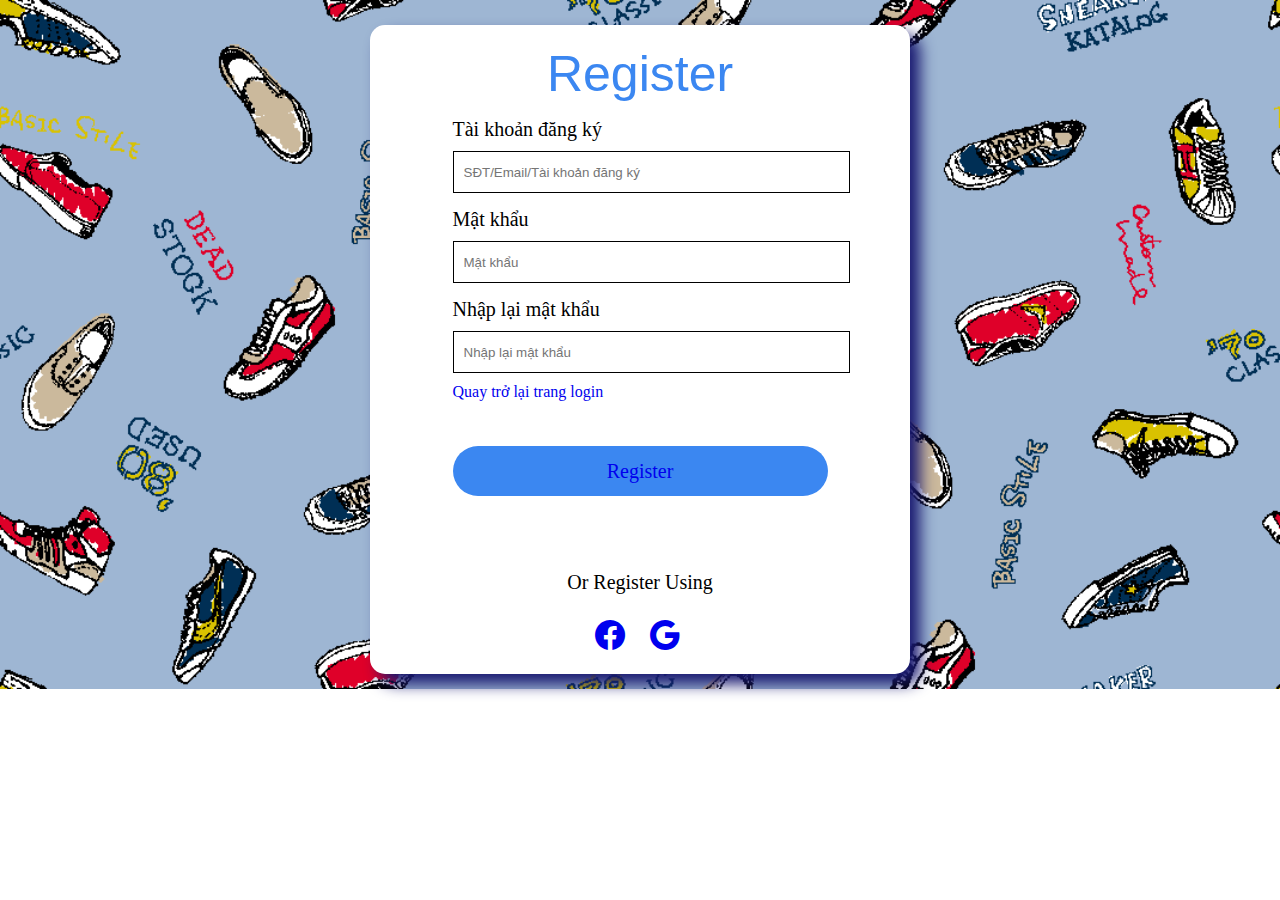
<file: BaoCao/register.html>
<!DOCTYPE html>
<html lang="en">
  <head>
    <meta charset="UTF-8" />
    <meta http-equiv="X-UA-Compatible" content="IE=edge" />
    <meta name="viewport" content="width=device-width, initial-scale=1.0" />
    <link rel="shortcut icon" href="./img/login.png" type="image/x-icon" />
    <title>Register</title>
    <link rel="stylesheet" href="css/register.css" />
    <link
      rel="stylesheet"
      href="https://cdn.jsdelivr.net/npm/bootstrap-icons@1.8.2/font/bootstrap-icons.css"
    />
  </head>
  <body>
    <div class="container-register">
        <div class="wrap-register">
          <form action="" class="validate-form">
            <span class="register-form">Register</span>
            <!-- Input nhập tài khoản -->
            <div class="wrap-input">
              <div class="wrap-input-text">
                <span>Tài khoản đăng ký</span>
                <div class="input">
                  <input type="text" placeholder="SĐT/Email/Tài khoản đăng ký" />
                </div>
              </div>
            </div>

            <!-- Input nhập mật khẩu -->
            <div class="wrap-input">
                <div class="wrap-input-text">
                  <span>Mật khẩu</span>
                  <div class="input">
                    <input type="text" placeholder="Mật khẩu" />
                  </div>
                </div>
              </div>
  
            <!-- Input nhập lại mật khẩu -->
            <div class="wrap-input">
              <div class="wrap-input-text">
                <span>Nhập lại mật khẩu </span>
                <div class="input">
                  <input type="password" placeholder="Nhập lại mật khẩu" />
                </div>
                <div class="text-right">
                    <a href="./login.html">Quay trở lại trang login</a>
                  </div>
              </div>
            </div>
         
  
            <!-- Nút register -->
            <div class="btn-register">
              <a href="./index.html" class="register-form-btn">Register</a>
            </div>
            <!-- Nút register -->
  
            <div class="text-center">
              <span>Or Register Using</span>
            </div>
  
            <!-- register-other -->
            <div class="register-other">
              <div class="img-icon">
                <a href="index.html">
                  <i class="bi bi-facebook"></i>
                </a>
              </div>
              <div class="img-icon">
                <a href="index.html">
                  <i class="bi bi-google"></i>
                </a>
              </div>
            </div>
            <!-- register-other -->
          </form>
        </div>
      </div>

  </body>
</html>
</file>
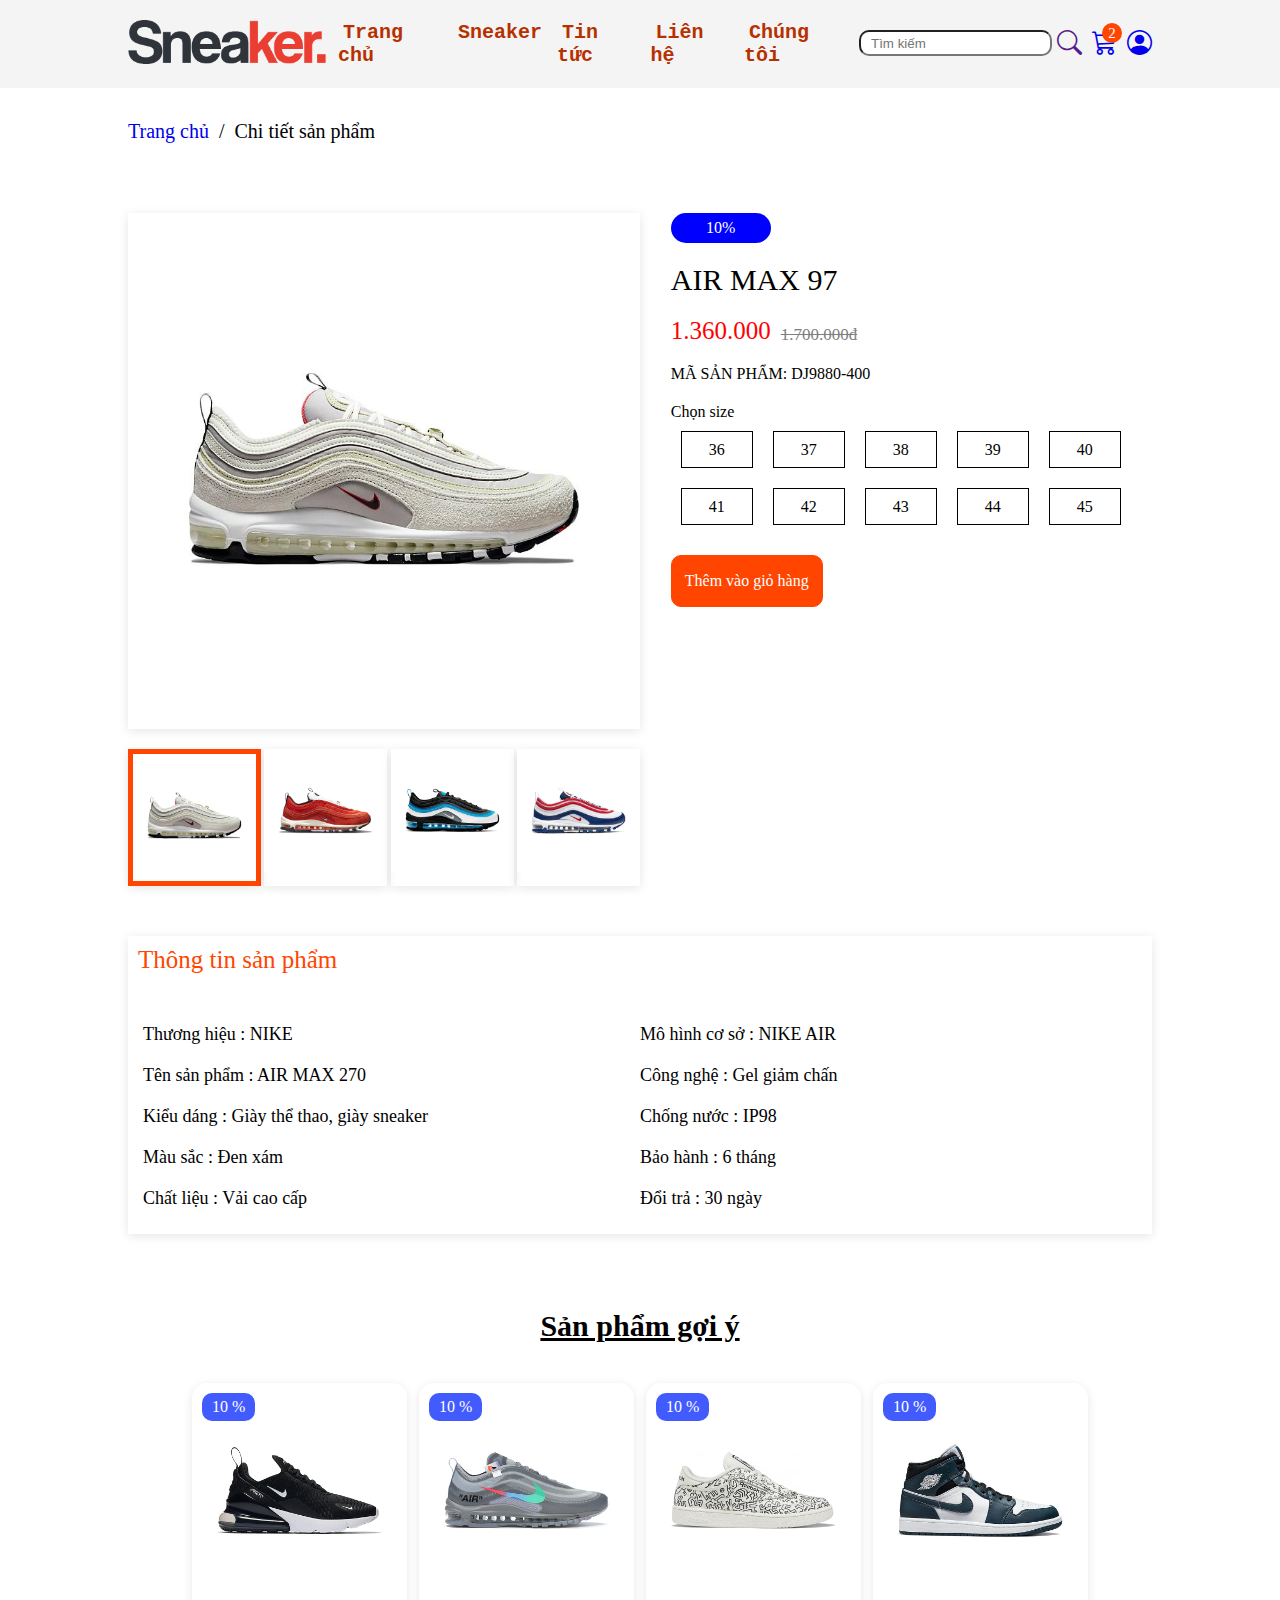
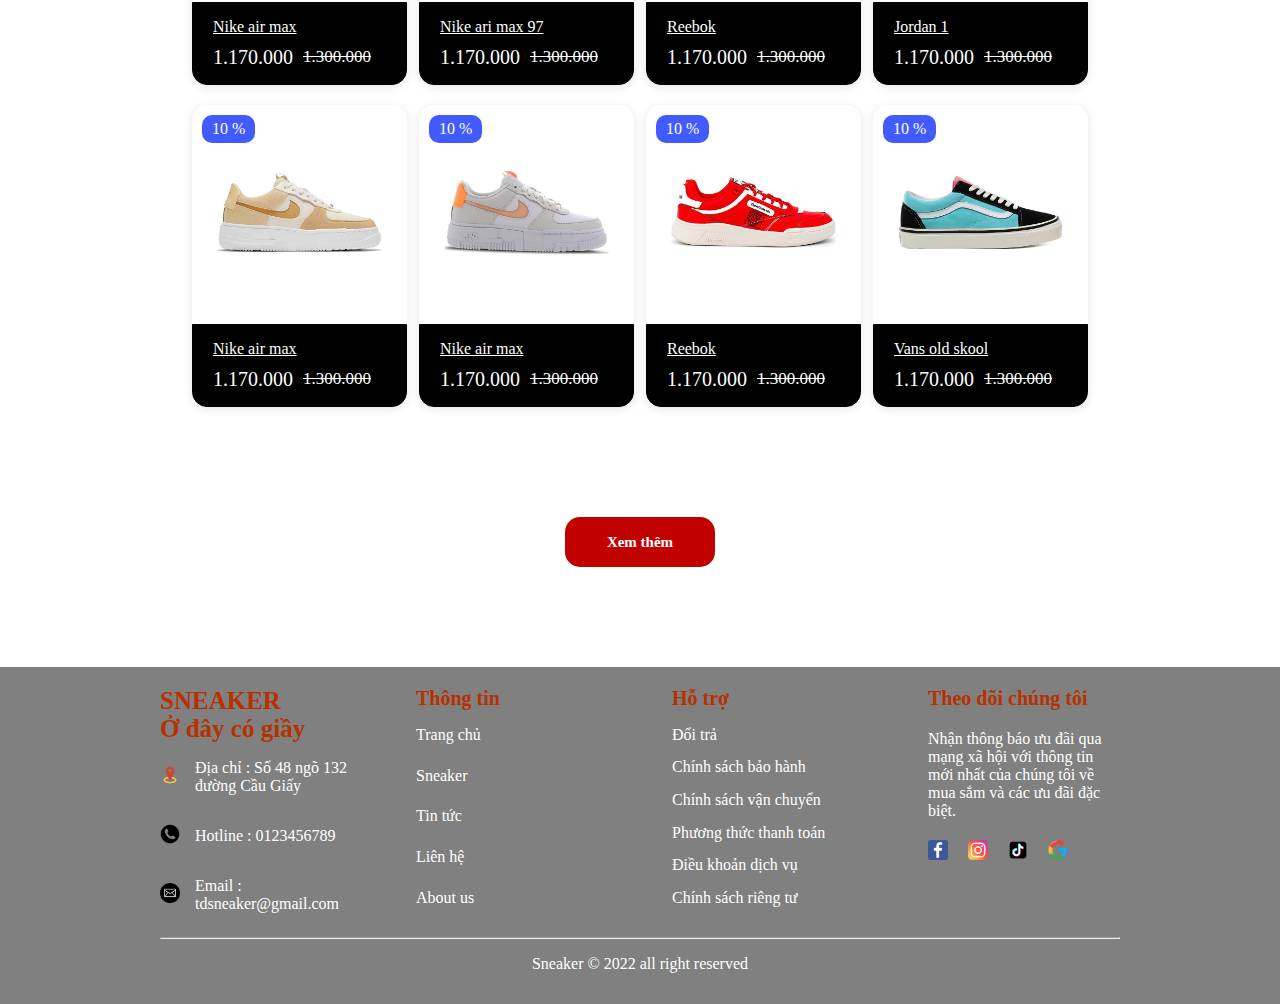
<file: BaoCao/sneaker.html>
<!DOCTYPE html>
<html lang="en">
  <head>
    <meta charset="UTF-8" />
    <meta http-equiv="X-UA-Compatible" content="IE=edge" />
    <meta name="viewport" content="width=device-width, initial-scale=1.0" />
    <title>Chi tiết sản phẩm</title>
    <link rel="stylesheet" href="./css/header-footer.css" />
    <link
      rel="stylesheet"
      href="https://cdn.jsdelivr.net/npm/bootstrap-icons@1.8.2/font/bootstrap-icons.css"
    />
    <link rel="stylesheet" href="./css/sneaker.css" />
    <link rel="stylesheet" href="css/home.css" />
  </head>
  <body>
    <header>
      <div class="container">
        <div class="header">
          <a href="./index.html">
            <img src="./img/main-logo.png" alt="" />
          </a>
        </div>
        <div class="main-header">
          <div class="header-link">
            <a href="./index.html">Trang chủ</a>
          </div>
          <div class="header-link">
            <a href="./product.html">Sneaker</a>
          </div>
          <div class="header-link">
            <a href="blogs.html">Tin tức</a>
          </div>
          <div class="header-link">
            <a href="contact.html">Liên hệ</a>
          </div>
          <div class="header-link">
            <a href="about-us.html">Chúng tôi</a>
          </div>
        </div>
        <div class="gio-hang">
          <div class="header-gio">
            <input type="text" placeholder="Tìm kiếm" />
            <a href="">
              <i class="bi bi-search"></i>
            </a>
          </div>
          <div class="header-gio">
            <a href="./cart.html">
              <i class="bi bi-cart3"></i>
            </a>
            <div class="amount-header">2</div>
            <div class="see">
              <div>
                <div class="see-detail">
                  <div><img src="./img/vir1.jpg" alt=""></div>
                  <div>VIRGIL ABLOH</div>
                </div>
                <div class="see-detail">
                  <div><img src="./img/reb2.jpg" alt=""></div>
                  <div>REVENGE LEGACY</div>
                </div>
              </div>
            </div>
          </div>
          <div class="header-gio">
            <a href="./login.html">
              <i class="bi bi-person-circle"></i>
            </a>
          </div>
        </div>
      </div>
    </header>

    <div class="main">
      <div class="link-select">
        <a href="./index.html">Trang chủ</a>
        <span>/</span>
        <p>Chi tiết sản phẩm</p>
      </div>

      <div class="detail-product">
        <div class="img">
          <div class="main-img">
            <img src="./img/97f1.jpg" alt="" />
          </div>
          <div class="sub-img">
            <div>
              <img src="./img/97f1.jpg" alt="" />
            </div>
            <div>
              <img src="./img/97f2.jpg" alt="" />
            </div>
            <div>
              <img src="./img/97f5.jpg" alt="" />
            </div>
            <div>
              <img src="./img/97f3.jpg" alt="" />
            </div>
          </div>
        </div>

        <div class="content-product">
          <div class="sale1">10%</div>
          <div class="name-product">AIR MAX 97</div>
          <div class="price-product">
            <div>1.360.000</div>
            <div>1.700.000đ</div>
          </div>
          <div>MÃ SẢN PHẨM: DJ9880-400</div>
          <div class="sizes">
            <div>Chọn size</div>
            <div class="size">
              <div>36</div>
              <div>37</div>
              <div>38</div>
              <div>39</div>
              <div>40</div>
              <div>41</div>
              <div>42</div>
              <div>43</div>
              <div>44</div>
              <div>45</div>
            </div>
          </div>
          <div class="add-product">
            <a href="">Thêm vào giỏ hàng</a>
          </div>
        </div>
      </div>
    </div>

    <div class="describe">
      <div>
        Thông tin sản phẩm
      </div>
      <div class="describe-detail">
        <div>Thương hiệu : NIKE</div>
        <div>Mô hình cơ sở : NIKE AIR</div>
        <div>Tên sản phẩm : AIR MAX 270</div>
        <div>Công nghệ : Gel giảm chấn</div>
        <div>Kiểu dáng : Giày thể thao, giày sneaker</div>
        <div>Chống nước : IP98</div>
        <div>Màu sắc : Đen xám</div>
        <div>Bảo hành : 6 tháng</div>
        <div>Chất liệu : Vải cao cấp</div>
        <div>Đổi trả : 30 ngày</div>
      </div>
    </div>

    <div class="top-products">
      <div class="title">
        <h2>Sản phẩm gợi ý</h2>
      </div>
      <div class="list-product">
        <div class="product">
          <div>
            <a href="./sneaker.html">
              <img src="./img/air-max-1.jpg" alt="" />
            </a>
          </div>
          <div class="price">
            <div>Nike air max</div>
            <div class="money">
              <div>1.170.000</div>
              <div>1.300.000</div>
            </div>
          </div>
          <div class="lock-detail">
            <a href="./sneaker.html">Xem chi tiết</a>
          </div>
          <div class="sale">10 %</div>
        </div>
        <div class="product">
          <div>
            <a href="./sneaker.html">
              <img src="./img/vir1.jpg" alt="" />
            </a>
          </div>
          <div class="price">
            <div>Nike ari max 97</div>
            <div class="money">
              <div>1.170.000</div>
              <div>1.300.000</div>
            </div>
          </div>
          <div class="lock-detail">
            <a href="./sneaker.html">Xem chi tiết</a>
          </div>
          <div class="sale">10 %</div>
        </div>
        <div class="product">
          <div>
            <a href="./sneaker.html">
              <img src="./img/reb1.jpg" alt="" />
            </a>
          </div>
          <div class="price">
            <div>Reebok</div>
            <div class="money">
              <div>1.170.000</div>
              <div>1.300.000</div>
            </div>
          </div>
          <div class="lock-detail">
            <a href="./sneaker.html">Xem chi tiết</a>
          </div>
          <div class="sale">10 %</div>
        </div>
        <div class="product">
          <div>
            <a href="./sneaker.html">
              <img src="./img/jd1.jpg" alt="" />
            </a>
          </div>
          <div class="price">
            <div>Jordan 1</div>
            <div class="money">
              <div>1.170.000</div>
              <div>1.300.000</div>
            </div>
          </div>
          <div class="lock-detail">
            <a href="./sneaker.html">Xem chi tiết</a>
          </div>
          <div class="sale">10 %</div>
        </div>
        <div class="product">
          <div>
            <a href="./sneaker.html">
              <img src="./img/air4.jpg" alt="" />
            </a>
          </div>
          <div class="price">
            <div>Nike air max</div>
            <div class="money">
              <div>1.170.000</div>
              <div>1.300.000</div>
            </div>
          </div>
          <div class="lock-detail">
            <a href="./sneaker.html">Xem chi tiết</a>
          </div>
          <div class="sale">10 %</div>
        </div>
        <div class="product">
          <div>
            <a href="./sneaker.html">
              <img src="./img/air5.jpg" alt="" />
            </a>
          </div>
          <div class="price">
            <div>Nike air max</div>
            <div class="money">
              <div>1.170.000</div>
              <div>1.300.000</div>
            </div>
          </div>
          <div class="lock-detail">
            <a href="./sneaker.html">Xem chi tiết</a>
          </div>
          <div class="sale">10 %</div>
        </div>
        <div class="product">
          <div>
            <a href="./sneaker.html">
              <img src="./img/reb2.jpg" alt="" />
            </a>
          </div>
          <div class="price">
            <div>Reebok</div>
            <div class="money">
              <div>1.170.000</div>
              <div>1.300.000</div>
            </div>
          </div>
          <div class="lock-detail">
            <a href="./sneaker.html">Xem chi tiết</a>
          </div>
          <div class="sale">10 %</div>
        </div>
        <div class="product">
          <div>
            <a href="./sneaker.html">
              <img src="./img/vans2.jpg" alt="" />
            </a>
          </div>
          <div class="price">
            <div>Vans old skool</div>
            <div class="money">
              <div>1.170.000</div>
              <div>1.300.000</div>
            </div>
          </div>
          <div class="lock-detail">
            <a href="./sneaker.html">Xem chi tiết</a>
          </div>
          <div class="sale">10 %</div>
        </div>
      </div>
    </div>

    <div class="more">
      <a href="./product.html">Xem thêm</a>
    </div>

    <footer>
      <div class="footer">
        <div class="footer-top">
          <div class="footer-top-detail">
            <div class="footer-top-logo">
              SNEAKER
              <br />
              Ở đây có giầy
            </div>
            <div>
              <div class="footer-icon">
                <div>
                  <img src="./img/icon_location.png" alt="" />
                </div>
                <div>
                  <p>Địa chỉ : Số 48 ngõ 132 đường Cầu Giấy</p>
                </div>
              </div>
              <div class="footer-icon">
                <div>
                  <img src="./img/icon_phone.png" alt="" />
                </div>
                <div>
                  <p>Hotline : 0123456789</p>
                </div>
              </div>
              <div class="footer-icon">
                <div>
                  <img src="./img/icon_mail.png" alt="" />
                </div>
                <div>
                  <p>Email : tdsneaker@gmail.com</p>
                </div>
              </div>
            </div>
          </div>

          <div class="footer-menu">
            <div class="footer-menu-top">
              <b>Thông tin</b>
            </div>
            <div class="footer-menu-top">
              <ul>
                <li>
                  <a href="">Trang chủ</a>
                </li>
                <li>
                  <a href="">Sneaker</a>
                </li>
                <li>
                  <a href="">Tin tức</a>
                </li>
                <li>
                  <a href="">Liên hệ</a>
                </li>
                <li>
                  <a href="">About us</a>
                </li>
              </ul>
            </div>
          </div>

          <div class="footer-sp">
            <div class="footer-sp-top">
              <b>Hỗ trợ</b>
            </div>

            <div class="footer-sp-bottom">
              <ul>
                <li>
                  <a href="">Đổi trả</a>
                </li>
                <li>
                  <a href="">Chính sách bảo hành</a>
                </li>
                <li>
                  <a href="">Chính sách vận chuyển</a>
                </li>
                <li>
                  <a href="">Phương thức thanh toán</a>
                </li>
                <li>
                  <a href="">Điều khoản dịch vụ</a>
                </li>
                <li>
                  <a href="">Chính sách riêng tư</a>
                </li>
              </ul>
            </div>
          </div>
          <div class="footer-follow">
            <div class="footer-follow-top">
              <b>Theo dõi chúng tôi</b>
            </div>
            <div class="footer-follow-bottom">
              <div class="footer-follow-bottom-content">
                Nhận thông báo ưu đãi qua mạng xã hội với thông tin mới nhất của
                chúng tôi về mua sắm và các ưu đãi đặc biệt.
              </div>
              <div class="footer-follow-bottom-content-img">
                <div>
                  <a href="">
                    <img src="./img/icon-facebook.webp" alt="" />
                  </a>
                </div>
                <div>
                  <a href="">
                    <img src="./img/icon-instagram.png" alt="" />
                  </a>
                </div>
                <div>
                  <a href="">
                    <img src="./img/icon-tiktok.webp" alt="" />
                  </a>
                </div>
                <div>
                  <a href="">
                    <img src="./img/icon-google.png" alt="" />
                  </a>
                </div>
              </div>
            </div>
          </div>
        </div>
        <div class="footer-bottom">
          <hr />
          <p>Sneaker © 2022 all right reserved</p>
        </div>
      </div>
    </footer>

    <script src="./js/sneaker.js"></script>
  </body>
</html>
</file>
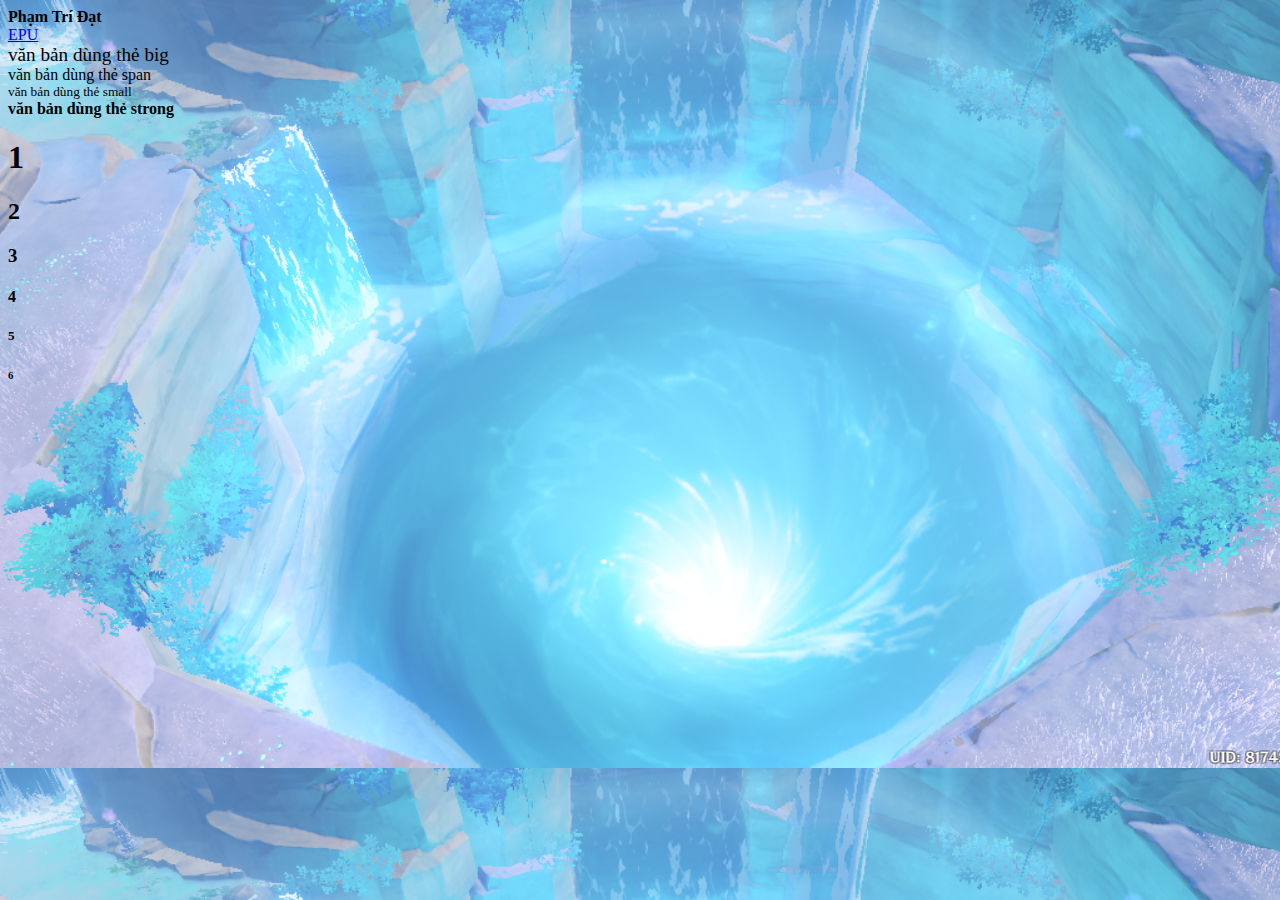
<file: Buoi3/index3.html>
<html>
    <head>
        <title> D15CNPM5 </title>
        <!--
        <style>
            body{
                background-image: url(img/Screenshot\ \(325\).png);
            }
        </style>
        -->
    </head>
    <body background="/Buoi3/img/Screenshot (325).png">
        <b>Phạm Trí Đạt</b>
        <a href="https://sinhvien.epu.edu.vn/Default.aspx" target="_blank"><br/>EPU</a>

        <br/>
        <big>văn bản dùng thẻ big</big><br/>
        <span>văn bản dùng thẻ span</span><br/>
        <small>văn bản dùng thẻ small</small><br/>
        <strong>văn bản dùng thẻ strong</strong>
        <br/>

        <h1>1</h1>
        <h2>2</h2>
        <h3>3</h3>
        <h4>4</h4>
        <h5>5</h5>
        <h6>6</h6>
    </body>
</html>
</file>
<file: BaiTapTuan4/mainstyle.css>
body{
    padding: auto; 
    margin: auto;
}
.header{
    margin: auto;
    width: 940px; 
    height: 120px; 
}
.content{
    padding: 15px;
    margin: auto;
    width: 940px; 
    height: 100%; 
}
.A{
    float: left;
    width: 234px;
    margin-top: -6px;
}
.A-1 div{
    margin: auto;
    height: 28px; 
    width: 209px;
}
.A-1 p{
    font-weight: 700;
    width: 150px;
    margin: 3px;
    padding-top: 7px;
    padding-left: 30px;
    font-size: 12px;
}
.A-1 .A-2{
    width: 200px;
    height: 47px;
}
.A-1 p{
    font-weight: 700;
    padding-left: 30px;
    font-size: 13px;
    cursor: pointer;
}
.A-2 p{
    font-weight: 700;
    padding-left: 50px;
    font-size: 13px;
}
.A-2 a{
    padding-left: 55px;
    font-size: 13px;
}
.A-3{
    margin-top: 3px;
    width: 233px;
    height: 400px;
    border: 1px solid grey;
}
.A-4{
    margin-left: 20px; 
    float:left;
}
.A-5{
    margin-top: 30px; 
    height: 20px;
}
.A-6{
    margin-top: 10px; 
    height: 20px;
}
.A-7{
    margin-top: -25px;
    margin-left: 30px;
    cursor: pointer;
}
.A-8{
    margin-top: 3px;
    width: 233px;
    height: 400px;
    border: 1px solid grey;
}
.B{
    height: 100%;
}
.B-1{
    margin-top: 15px;
    margin-left: 20px;
    height: 100px;
    width: 350px;
    float: left;
}
.B-2{
    margin-top: -70px;
    float: right;
    width: 480px; 
    height: 150px; 
}
.B-3{
    margin-top: -130px;
    height: 100%;
    width: 690px;
    float: right;
}
.B-4{
    background-color: white;
    height: 239px;
    width: 220px;
    float: left;
    border: 1px solid grey;
}
.B-5{
    background-color: white;
    margin-left: 10px;
    height: 239px;
    width: 220px;
    float: left;
    border: 1px solid grey;
}
.B-6{
    background-color: white;
    margin-left: 10px;
    height: 239px;
    width: 220px;
    float: left;
    border: 1px solid grey;
}
.B-7{
    background-color: white;
    margin-top: 10px;
    height: 239px;
    width: 220px;
    float: left;
    border: 1px solid grey;
}
.B-8{
    background-color: white;
    margin-top: 10px;
    margin-left: 10px;
    height: 239px;
    width: 220px;
    float: left;
    border: 1px solid grey;
}
.B-9{
    background-color: white;
    margin-top: 10px;
    margin-left: 10px;
    height: 239px;
    width: 220px;
    float: left;
    border: 1px solid grey;
}
.footer{
    margin-left: 200px;
    width: 940px;
}
</file>
<file: BaiTapTuan5/Style.css>
body{
    padding: auto;
    margin: auto;
}
.p1{
    text-decoration: underline;
    text-align: center;
    font-size: 12px;
}
.p2{
    font-size: 15px;
    text-decoration: underline;
}
.p3{
    font-size: 22px;
}
.p4{
    font-size: 12px;
}
.p5{
    font-size: 30px;
    text-align: center;
    margin: 20px 100px 20px 100px;
}
.p6{
    width: 250px;
    text-decoration: underline;
    text-align: center;
    font-size: 12px;
}
.p7{
    text-align: center;
    width: 250px;
}
.p8{
    font-size: 27px;
}
.p9{
    font-size: 12px;
}
img{
    cursor: pointer;
}
.header{
    background-image: url(../BaiTapTuan5/Images/bg8.jpg);
    background-size: cover;
    width: 100%;
}
h1{
    margin-top: unset;
    text-align: center;
    line-height: 200px;
}
.main{
    margin: auto;
    padding: auto;
    width: 1100px;
    height: 6900px;
}
.A-left li{
    float: left;
    display: block;
    background-color: white; 
    margin-right: 30px; 
}
.A-left a{
    color: black;
    text-decoration: none;
    font-size: 14px;
}
.A-right img{
    float: right;
    height: 20px;
    margin-left: 20px;
    cursor: pointer;
}
.B-top{
    display: flex;
}

.B-left img{
    width: 230px;
    height: 200px;
    object-fit: cover;
}
.B-left-1 p{
    font-size: 20px;
    text-align: center;
    font-family:Cambria, Cochin, Georgia, Times, 'Times New Roman', serif;
}
.B-left-2 box{
    background-color: rgb(53, 129, 53);
    color: white;
    margin-left: 80px;
}
.B-left-3 box{
    background-color: rgb(53, 129, 53);
    color: white;
    margin-left: 70px;
}
.B-left p{
    font-weight: 600;
    text-align: center;
}
.B-mid img{
    width: 630px;
    height: 500px;
    margin-right: 20px;
    margin-left: 20px;
}

.B-right img{
    width: 200px;
    height: 130px;
    object-fit: cover;
}
.B-right p{
    text-align: center;
    margin-top: 7px;
}
.B-bottom{
    text-align: center;
}
.B-bottom img{
    width: 700px;   
}
.C-bottom{
    display: flex;
    flex-wrap: wrap;
    flex-direction: row;
    justify-content: space-between;
}
.C-bottom img{
    width: 280px;
    height: 180px;
    float: right;
    object-fit: cover;
}
.bottom{
    width: 500px;
    height: 230px;
}
.C1{
    width: 200px;
    float: left;
}
.D{
    text-align: center;
}
.E-mid{
    display: flex;
    justify-content: space-between;
    width: 1100px;
}
.mid{
    width: 265px;
    height: 320px;
}
.E img{
    width: 265px;
    height: 200px;
    object-fit: cover;
}
.E-bottom{
    text-align: center;
}
.E-bottom img{
    width: 55%;
    height: 60%;
}
.F{
    width: 800px;
    height: 400px;
    background-color: white;
    margin: auto;
}
.F-left img{
    width: 400px;
    height: 400px;
    object-fit: cover;
    float: left;
}
.F-right{
    text-align: center;
    float: right;
    width: 400px;
    height: 400px;  
}
.G-bottom{
    display: flex;
    justify-content: space-between;
    width: 400px;
    margin: auto;
}
.G-bottom img{
    width: 50px;
    height: 50px;
}
.G-icons{
    width: 50px;
    height: 50px;
}
.G-bottom p{
    text-align: center;
    font-size: 13px;
}
.H{
    width: 1100px;
    height: 700px;
}
.H-bottom{
    display: flex;
    width: 1100px;
    justify-content: space-between;
}
.H-1{
    width: 360px;
    height: 500px;
}
.H-2{
    height: 400px;
}
.H-2 img{
    width: 360px;
    height: 400px;
    object-fit: cover;
}
.H-3{
    background-color: black;
    color: white;
    height: 170px;
    width: 360px;
    text-align: center;
    position: absolute;
}
.H-4{
    background-color: white;
    color: black;
    height: 170px;
    width: 360px;
    text-align: center;
    position: absolute;
}
.H-5{
    background-color: rgb(212, 212, 51);
    color: black;
    height: 170px;
    width: 360px;
    text-align: center;
    position: absolute;
}
.I{
    width: 1100px;
    height: 500px;
}
.ul-I{ 
    list-style:none;
    margin:0;
    padding:0;
    text-align:center;
}
.ul-I li{
    display:inline;
}
.I-mid a{
    color: black;
    text-decoration: none;
    text-align: center;
    display:inline-block;
    font-size: 13px;
    padding:10px;
}
.I-bottom{
    display: flex;
    justify-content: space-between;
    width: 1100px;
}
.bottom-1{
    width: 265px;
    height: 320px;
}
.I img{
    width: 265px;
    height: 200px;
    object-fit: cover;
}
.K-top{
    width: 1000px;
    height: 280px;
    margin: auto;
}
.top-left{
    width: 600px;
    height: 200px;
    float: left;
    text-align: center;
}
.top-right{
    margin-top: -150px;
    margin-left: -100px;
    width: 400px;
    height: 200px;
    float: left;
}
.top-right img{
    object-fit: cover;
    width: 600px;
    height: 600px;
}
.K-bottom{
    width: 900px;
    height: 230px;
    margin: auto;
    background-color: rgb(207, 206, 206);
}
.K-bottom-1 p{
    margin: auto;
    width: 800px;
    font-size: 14px;
    text-align: center;
}
.K-bottom-2{
    width: 300px;
    height: 200px;
    margin-left: 350px;
}
.K-bottom img{
    width: 55px;
    height: 55px;
    border-radius: 100%;
}
.K-bottom-2 p{
    margin-right: 100px;
    width: 130px;
    height: 100px;
    float: right;
    text-align: center;
}
.L{
    margin: auto;
    width: 800px;
    height: 200px;
    text-align: center;
}
.L-1{
    margin: auto;
    width: 350px;
}
.L img{
    margin: 10px;
    height: 20px;
    cursor: pointer;
}
.footer{
    width: 1330px;
}
.footer-left{
    width: 350px;
    height: 300px;
    background-color: black;
    color: white;
    float: left;
}
.center{
    width: 200px;
    height: 150px;
    position:relative;
    margin: auto;
    padding-block: 20px;
}
.footer-left button{
    height: 40px; 
    width: 210px; 
    background-color: rgb(53, 129, 53); 
    cursor: pointer;
}
.footer-right{
    width: 930px;
    margin-left: 40px;
    float: left;
}
.footer-img img{
    width: 140px;
    height: 140px;
    display: flexbox;
    justify-content: space-between;
    object-fit: cover;
    margin-left: 10px;
}
.footer-ul{ 
    list-style:none;
    margin-left: 40px;
    padding:0;
}
.footer-ul li{
    display:inline;
}
.footer-ul a{
    color: black;
    text-decoration: none;
    display:inline-block;
    font-size: 10px;
    padding:10px;
}
.right-top{
    margin-top: 10px;
    width: 400px;
    height: 100px;
}
.right-top img{
    width: 30px;
    margin-top: 30px;
}
.right-top p{
    float: right;
    margin-top: 35px;
    margin-right: 70px;

}
</file>
<file: BaiTapTuan3/style.css>
body{
    padding: 0px; 
    margin: 0px;
}
.header{
    padding: 16px;
    width:100%; 
    height: 100%; 
    background-color: black;
}
.header .top{
    margin-left: 150px;
    width: 100%; 
    height: 100px; 
    color: white;
}
.top p{
    color: white; 
    width: 100%; 
    line-height: 60px; 
    font-size: 60px;
    text-align: left;
    margin-left: 70px;
}
.header .bottom{
    width: 100%; 
    height: 100px; 
    margin-left: 175px;
}
.contanier{
    height: 150px;
    width: 100%;
}
.bottom .menu-ul{
    width: 50%;  
    float: left;
}
#menu{
    list-style-type: none; 
    padding: 0px; 
    margin-left: 15px;
}
#menu > li{
    float: left;
    width: 100px; 
    line-height: 50px; 
    background-color: white; 
    margin-right: 10px; 
    text-align:center;
}
#menu > li a{
    display: block;
    color: black; 
    text-decoration: none;
}
.bottom .message{
    width: 40%; 
    float: left;
}
.message p{
    color: white; 
    width: 60%; 
    line-height: 15px; 
    font-size: 15px;
    text-align: center;
    margin-top: 30px;
}
.content {
    padding: 30px;
    margin: auto;
    width: 100%; 
    height: 1500px; 
    background-color: silver;
}
.content .contentFrame{
    width: 1000px; 
    height: 90%;
    margin: auto; 
    padding: auto;
    background-color: white;
}
.contentFrame .contentFrame-Left{
    width: 60%;
    height: 80%;
    margin: 20px;
    margin-right: 130px;
    background-color: white;
    float: left;
}
.contentFrame-Left p{
    text-align: justify;
}
.contentFrame .ContentFrame-Right{
    width: 25%;
    height: 25%;
    margin: 20px;
    background-color: white;
    float: right;
}
.contentFrame-Right .LoremIpsum{
    padding: 23px;
}
#LoremIpsum-Header h1{

    display: inline;
}#LoremIpsum-content{
    list-style-type: none; 
}
</file>
<file: BaoCao/css/header-footer.css>
body{
    margin: 0;
    padding: 0;
}

header{
    width: 100%;
    position: fixed;
    background-color: rgb(244, 244, 244);
    z-index: 1000;
}

.container{
    display: flex;
    justify-content: space-between;
    align-items: center;
    width: 80%;
    margin: auto;
    padding: 20px 0 20px 0;
}

.header a img{
    width: 200px;
}

.main-header{
    display: flex;
}

.bg-header{
    background-color: orangered;
    color: white;
    border-radius: 15px;
}

.main-header > div{
    margin-left: 10px;
}

.header-gio{
    display: flex;
    position: relative;
}

.header-gio input{
    height: 20px;
    border-radius: 10px;
    margin-right: 5px;
    padding-left: 10px;
}

.gio-hang{
    display: flex;
    font-size: 25px;
}

.gio-hang > div{
    margin-left: 10px;
}

.header-link a{
    color: rgb(183, 49, 0);
    font-size: 20px;
    font-family: monospace;
    padding: 5px;
    font-weight: 800;
}

.amount-header{
    display: flex;
    justify-content: center;
    align-items: center;
    width: 20px;
    height: 20px;
    font-size: 15px;
    background-color: orangered;
    border-radius: 50%;
    color: white;
    position: absolute;
    left: 10px;
    bottom: 15px;
}

.see{
    display: none;
}

.header-gio:hover .see{
    display: block;
}

.see > div{
    background-color: white;
    padding: 10px;
    position: absolute;
    top: 40px;
    right: -100px;
    box-shadow: 0 2px 10px rgb(0 0 0 / 10%);
}

.see-detail{
    font-size: 12px;
    display: flex;
    width: 200px;
    align-items: center;
}

.see-detail img{
    width: 50px;
    background-size: cover;
    margin-right: 20px;
}

.footer-icon img{
    width: 20px;
    margin-right: 15px;
}

.footer-icon{
    display: flex;
    align-items: center;
}

.footer{
    width: 75%;
    margin-left: auto;
    margin-right: auto;
    color: white;
}

footer{
    background-color: gray;
    margin-top: 100px;
}

.footer-bottom{
    text-align: center;
    padding-bottom: 15px;
}

.footer-top-logo{
    font-size: 25px;
    font-weight: bolder;
    color: rgb(183, 49, 0);
}

li{
    list-style-type: none;
}

ul{
    padding : 0;
}

a{
    text-decoration: none;
}

.footer-follow-bottom-content-img img{
    width: 20px;
    margin-right: 20px;
    margin-top: 20px;
}

.footer-sp-bottom ul li a , .footer-menu-top ul li a{
    color: white;
}

.footer-sp-bottom ul li a:hover , .footer-menu-top ul li a:hover{
    color: red;
}

.footer-follow-bottom-content-img{
    display: flex;
}

.footer-top{
    display: flex;
    justify-content:space-between;
    padding-top: 20px;
}

.footer-top > div{
    width: 20%;
}

.footer-menu > div:last-child{
    height: 75%;
}

.footer-menu ul{
    height: 100%;
    display: flex;
    flex-direction: column;
    justify-content: space-between;
}

.footer-sp > div:last-child{
    height: 75%;
}

.footer-sp ul{
    height: 100%;
    display: flex;
    flex-direction: column;
    justify-content: space-between;
}

.footer-follow-bottom{
    margin-top: 20px;
}

b{
    font-size: 20px;
    color: rgb(183, 49, 0);
}
</file>
<file: BaoCao/css/home.css>
html {
  scroll-behavior: smooth;
}

.main {
  padding-top: 100px;
}

.list-product {
  display: flex;
  flex-wrap: wrap;
  align-items: center;
  justify-content: space-between;
}

.product {
  width: 24%;
  border-radius: 15px;
  position: relative;
  margin-top: 10px;
  margin-bottom: 10px;
  box-shadow: 0 2px 10px rgb(0 0 0 / 10%);
}

.lock-detail {
  display: none;
}

.product:hover .lock-detail {
  display: block;
}

.lock-detail > a {
  display: block;
  width: 150px;
  line-height: 50px;
  color: #ab0000;
  border-radius: 15px;
  font-weight: 700;
  text-align: center;
  position: absolute;
  top: 35%;
  left: 20%;
  background-color: #b8b8b8b8;
  font-size: 20px;
}

.product:hover {
  box-shadow: 5px 5px 5px gray;
}

.product img {
  width: 100%;
  height: 100%;
  border-radius: 15px 15px 0 0;
}

.sale {
  display: inline;
  padding: 5px 10px;
  background-color: rgb(66, 91, 255);
  color: white;
  border-radius: 10px;
  position: absolute;
  top: 10px;
  left: 10px;
}

.price {
  display: flex;
  justify-content: space-around;
  padding: 10px 20px;
  background-color: black;
  border: 0.5px solid black;
  flex-direction: column;
  border-radius: 0 0 15px 15px;
}

.price > div {
  margin-top: 5px;
  margin-bottom: 5px;
}

.price > div:first-child {
  text-decoration: underline;
  color: white;
}

.money {
  display: flex;
  align-items: center;
}

.money > div:first-child {
  color: white;
  font-size: 20px;
}

.money > div:last-child {
  margin-left: 10px;
  text-decoration: line-through;
  color: white;
  font-size: 17px;
}

h2 {
  text-decoration: underline;
  text-align: center;
  width: 100%;
  font-size: 30px;
}

.title {
  margin-top: 20px;
  margin-bottom: 5px;
  display: flex;
}

.sub-title {
  text-align: center;
  font-size: 25px;
  margin-bottom: 50px;
}

.top-products {
  width: 70%;
  margin: auto;
  margin-top: 50px;
  margin-bottom: 50px;
}

.more {
  margin: auto;
  margin-top: 100px;
  width: 150px;
}

.more > a {
  display: block;
  text-align: center;
  line-height: 50px;
  background-color: #c10000;
  font-weight: 700;
  border-radius: 15px;
  color: white;
  font-size: 15px;
}

.more > a:hover {
  border: 1px solid #c10000;
  background-color: white;
  color: #c10000;
}

.break-banner img {
  width: 100%;
}

.break-banner {
  margin-top: 100px;
  margin-bottom: 100px;
}

.blog-home-detail {
  width: 1300px;
  margin: auto;
  display: flex;
  align-items: center;
  justify-content: space-between;
}

.blog-home-detail > div {
  width: 32%;
}

.blog-home-detail img {
  width: 100%;
  background-size: cover;
}

.blog-home-content > div {
  margin-top: 10px;
  margin-bottom: 10px;
}

.blog-home-content > div:first-child {
  font-size: 20px;
  color: orangered;
}

.direct {
  bottom: 20px;
  right: 10px;
  z-index: 10;
  transform: translateY(30px);
  opacity: 0;
  visibility: hidden;
  position: fixed;
}

.hide {
  transform: translateY(0);
  opacity: 1;
  visibility: visible;
}

.btn-up {
  width: 40px;
  height: 40px;
  border-radius: 50%;
  background-color: #000000;
  align-items: center;
  justify-content: center;
  display: flex;
  color: white;
  font-weight: 600;
}
</file>
<file: BaoCao/css/about-us.css>
body{
    margin: 0;
    padding: 0;
}

.content {
    text-align: center;
}
.content img{
    width: 100%;
    height: 300px;
    object-fit: cover;
}
.text-uppercase{
    margin: -15% 0 0 0;
    font-size: 50px;
    color: white;
    font-weight: bold;
    line-height: 4.000rem;
    text-transform:uppercase;
}
.text-brand-about {
    
    font-size: 35px;
    line-height: 43px;
    color: #1c1c1c;
    font-weight: 700;
}
.text-brand-about span {
    color: rgb(243, 68, 24);
}
.text-content-about {
    
    font-size: 16px;
    line-height: 22px;
    color: #4f555a;
    word-spacing: 5px;
}
.about{
    padding-top: 200px;
    width: 90%;
    height: 1000px;
    --bs-gutter-x: 1.5rem;
    --bs-gutter-y: 0;
    display: flex;
    justify-content: space-between;
    flex-wrap: wrap;
    margin: auto;
}
.about-us{
    width: 47%;
    height: 47%;
}
.picture-2{
    width: 47%;
}
.picture-2 img{
    max-width: 100%;
}
.picture{
    width: 47%;
}
.picture img{
    max-width: 100%;
}
</file>
<file: BaoCao/css/blogs.css>
body{
    margin: 0;
    padding: 0;
}
.content {
    text-align: center;
}
.content img{
    width: 100%;
    height: 300px;
    object-fit: cover;
}
.text-uppercase{
    margin: -15% 0 0 0;
    font-size: 50px;
    color: white;
    font-weight: bold;
    line-height: 4.000rem;
    text-transform:uppercase;
}
.news{
    margin: auto;
    height: 2200px;
    width: 1150px;
    margin-top: 200px;
    display: flex;
    flex-direction: column;
    flex-wrap: nowrap;
    justify-content: space-around;
}
.row{
    width: 1150px;
    height: 350px;
}
.news a{
    text-decoration: none;
    cursor: pointer;
    color: black;
}
.detail-left{
    width: 600px;
    height: 350px;
    float: left;
    display: flex;
    align-items: center;
    background-color: rgb(241, 228, 228);
}
.detail-small{
    margin: auto;
    width: 500px;
    height: 170px;
}
.row img{
    width: 550px;
    height: 350px;
}
.date{
    height: 25px;
}
.tittle{
    width: 500px;
    height: 100px;
    font-size: 30px;
    font-weight: 600;
}
.introduct{
    width: 500px;
    height: 70px;
    font-size: 18px;
}
.detail-right{
    width: 600px;
    height: 350px;
    float: right;
    display: flex;
    align-items: center;
    background-color: rgb(241, 228, 228);
}
.more-info{
    text-align: center;
}
button{
    border: 2px solid orangered;
    border-radius: 50px;
}
.more{
    font-family: "Roboto", sans-serif;
    font-weight: 1000;
    font-size: 20px;
    color: orangered;
    position: relative;
}
</file>
<file: BaoCao/css/cart.css>
.link-select {
  display: flex;
  align-items: center;
  font-size: 20px;
}

.link-select span {
  margin: 10px;
}

.detail-product {
  margin-top: 50px;
  display: flex;
  justify-content: space-between;
}

.main {
  width: 80%;
  margin: auto;
}

.link-select a:hover {
  text-decoration: underline;
  color: orangered;
}

.table-title{
    display: flex;
    font-size: 20px;
    font-weight: 600;
    background-color: orangered;
    color: white;
    border-radius: 15px;
}

.table-title > div{
    padding: 10px;
    width: 200px;
    text-align: center;
}

.table-product{
    display: flex;
    align-items: center;
    padding-bottom: 10px;
    border-bottom: 1px solid grey;
}

.table-product > div:last-child{
    width: 50px;
}

.table-product > div:first-child{
    font-size: 15px;
}

.table-product > div{
    width: 220px;
    text-align: center;
    font-size: 20px;
}

.table-product > div img{
    width: 45%;
}

.table-product > div:nth-child(2) , .table-product > div:nth-child(5){
    color: orangered;
    font-weight: 700;
}

.amount{
    display: flex;
    justify-content: center;
    align-items: center;
}

.amount > button{
    margin: 0 10px;
    width: 30px;
    height: 30px;
    font-weight: 600;
    font-size: 15px;
    color: orangered;
    border:1px solid orangered;
    cursor: pointer;
}

.total{
    display: flex;
    align-items: center;
    margin-top: 50px;
}

.total > div{
    font-size: 20px;
    margin-right: 20px;
}

.total > div:first-child > a{
    display: block;
    width: 200px;
    line-height: 40px;
    border: 2px solid orangered;
    color: orangered;
    border-radius: 40px;
    text-align: center;
    font-weight: 500;
    margin-right: 600px;
}

.total > div:last-child{
    color: orangered;
    margin-left: 10px;
    font-weight: 600;
}

.pay{
    width: 1200px;
    padding-top: 50px;
    margin: auto;
    display: flex;
    justify-content: space-between;
}

.pay > div{
    width: 45%;
}

.pay-content{
    padding-top: 20px;
}

.pay-content > div{
    margin-bottom: 15px;
}

.pay-detail{
    padding: 15px;
}

.pay-detail > div:first-child{
    font-size: 30px;
    padding-bottom: 10px;
    border-bottom: 1px solid grey;
}

.pay-detail-total > div{
    display: flex;
    align-items: center;
    font-size: 20px;
    margin-top: 10px;
    margin-bottom: 5px;
    justify-content: space-between;
}


.pay-detail-total input,.pay-detail-total button{
    padding: 5px;
    border-radius: 25px;
}

.voucher{
    position: relative;
}

.pay-detail-total button{
    background-color: orangered;
    color: white;
    border: 1px solid orangered;
    position: absolute;
    right: 0;
    cursor: pointer;
    padding: 12px;
}

.pay-detail-total input{
    border: 1px solid orangered;
    outline: none;
    padding-left: 15px;
    width: 200px;
    height: 30px;
}

.pay-total > div:last-child{
    margin-right: 100px;
    color: orangered;
    font-weight: 600;
}

.pay-access > a{
    display: block;
    width: 200px;
    line-height: 40px;
    background-color: white;
    border: 1px solid orangered;
    color: orangered;
    text-align: center;
    border-radius: 15px;
    font-weight: 700;
    margin-left: 1000px;
    margin-top: 50px;
}

.pay-access > a:hover{
    background-color: orangered;
    color: white;
}
</file>
<file: BaoCao/css/contact.css>
body {
  margin: 0;
  padding: 0;
}
.content {
  text-align: center;
}
.content img {
  width: 100%;
  height: 300px;
  object-fit: cover;
}
.text-uppercase {
  margin: -15% 0 0 0;
  font-size: 50px;
  color: white;
  font-weight: bold;
  line-height: 4rem;
  text-transform: uppercase;
}
.contact {
  margin: auto;
  height: 1350px;
  width: 1000px;
  margin-top: 200px;
}
.row {
  margin: auto;
  height: 800px;
  width: 1000px;
}
.infomation {
  height: 300px;
  width: 400px;
  float: left;
}
.info-1 {
  height: 300px;
  width: 400px;
  display: flex;
  flex-direction: column;
  justify-content: space-between;
}
.text {
  font-size: 30px;
  font-weight: 700;
}
.info-top {
  height: 60px;
  width: 320px;
  display: flex;
  justify-content: space-between;
}
.text-location {
  font-size: 17px;

  color: #383838;
}
.fill {
  width: 20px;
  float: left;
}
.info-text {
  float: right;
  width: 250px;
}
.bi-pin-map-fill {
  color: #f54f29;
  font-size: 30px;
}
.bi-telephone-fill {
  color: #f54f29;
  font-size: 30px;
}
.bi-envelope-fill {
  color: #f54f29;
  font-size: 30px;
}
.contact-content {
  height: 700px;
  width: 600px;
  float: right;
}
.info-2 {
  height: 400px;
  width: 600px;
  display: flex;
  flex-direction: column;
  justify-content: space-between;
}
.info-contact {
  height: 80px;
  display: flex;
  flex-direction: column;
}
.info-contact label {
  color: #1c1c1c;
}
.info-contact input {
  width: 600px;
  height: 40px;
  outline: none;
  border: 1px solid #cfcfcf;
  border-radius: 10px;
  font-size: 14px;
  color: #1c1c1c;
  line-height: 22px;
  padding: 0 20px;
}
.info-contact #name-contact4 {
  width: 600px;
  min-height: 150px;
  border: 1px solid #cfcfcf;
  border-radius: 10px;
  font-size: 14px;
  color: #1c1c1c;

  line-height: 22px;
  padding: 20px;
}
.mb-1 {
  font-size: 17px;
  font-weight: 600;
  color: #383838;
}
.more {
  margin: auto;
  padding-top: 70px;
  font-weight: 1000;
  font-size: 20px;
  color: orangered;
  position: relative;
}
.text-map {
  text-align: center;
  font-size: 30px;
  color: #1c1c1c;
  line-height: 38px;
  font-weight: 500;
}
.map {
  width: 100%;
}
</file>
<file: BaoCao/css/pay.css>
.textarea{
    height: 163px;
    border: 1px solid #bdbdbd;
    border-radius: 10px;
    outline: none;
    color: #7e7e7e;
    font-size: 17px;
    line-height: 25px;
    margin: 10px;
}

.input-address{
    height: 50px;
    border: 1px solid #bdbdbd;
    border-radius: 10px;
    outline: none;
    color: #7e7e7e;
    font-size: 17px;
    line-height: 25px;
    margin: 10px;
}

.name-phone{
    display: flex;
}

.main-top{
    display: flex;
    margin-top: 50px;
}

.main-top > div:first-child{
    width: 60%;
}

.heading{
    font-size: 25px;
    color: orangered;
    font-weight: 600;
}

.main{
    width: 1200px;
    margin: auto;
}

.select-tt{
    display: flex;
    align-items: center;
    margin: 10px;
    padding: 10px;
    cursor: pointer;
    width: 400px;
}

.select-tt-border{
    border: 2px solid orangered;
}

.select-tt > img{
    margin-right: 20px;
}


.top-right{
    padding: 20px;
    width: 35%;
    box-shadow: 0px 4px 20px rgb(0 0 0 / 13%);
    border-radius: 10px;
}

.top-right-product{
    display: flex;
    justify-content: space-between;
    align-items: center;
    font-size: 20px;
    margin-top: 10px;
    margin-bottom: 10px;
    padding: 20px 0;
    border-bottom: 1px solid orangered;
}

.top-right-product > div:first-child > div:first-child{
    color: orangered;
    margin-bottom: 15px;
}

.top-right-pay > div{
    display: flex;
    justify-content: space-between;
    align-items: center;
    font-size: 20px;
    margin-top: 10px;
    margin-bottom: 10px;
    padding: 20px 0;
}

.sub-out-product{
    display: flex;
    align-items: center;
    justify-content: center;
    width: 250px;
    height: 50px;
    margin: 20px auto;
    border: 1px solid orangered;
    color: orangered;
    border-radius: 25px;
    font-size: 18px;
}

.sub-out-product:hover{
    background-color: orangered;
    color: white;
}
</file>
<file: BaoCao/css/product.css>
body{
    margin: 0;
    padding: 0;
}
.content {
    text-align: center;
}
.content img{
    width: 100%;
    height: 300px;
}
.text-uppercase{
    margin: -15% 0 0 0;
    font-size: 50px;
    color: white;
    font-weight: bold;
    line-height: 4.000rem;
    text-transform:uppercase;
}
.container-sneaker {
    padding-top: 200px;
    height: 100%;
    width: 90%;
    margin: auto;
}
.row1 {
    width: 95%;
    display: flex;
    flex-direction: row;
    flex-wrap: wrap;
    margin: auto;
}
.shop-header{
    width: 100%;
}
.sort{
    display: flex;
    justify-content: center;
    box-sizing: border-box;
    width: 100%;
}
.sort select {
    height: 40px;
    width: 100%;
    box-shadow: 0 2px 10px rgb(0 0 0 / 10%);
    outline: none;
    border: 1px solid #9b9b9b;
    padding-left: 10px;
}
.sort select option {
    font-size: 15px;
    color: #1c1c1c;
    line-height: 22px;
    font-weight: 400;
}
.sort1{
    display: flex;
    justify-content: flex-end;
    box-sizing: border-box;
    width: 98%;
}
.sort1 select {
    height: 40px;
    width: 250px;
    box-shadow: 0 2px 10px rgb(0 0 0 / 10%);
    outline: none;
    border: 1px solid #9b9b9b;
    padding-left: 10px;
}
.sort1 select option {
    font-size: 15px;
    color: #1c1c1c;
    line-height: 22px;
    font-weight: 400;
}

.items-list{
    width: 25%;
}
.empty{
    width: 50px;
    height: 5px;
    background-color: rgb(63, 61, 61);
    border-radius: 5px;
}
.style{
    width: 100%;
    height: 100%;
    border: 1px solid #d1cece;
}
.type{
    width: 90%;
    height: 150%;
    display: flex;
    flex-direction: column;
    justify-content: center;
    flex: 0 0 auto;
    margin: auto;
    padding: 10px 0;
}
.type a {
    font-size: 14px;
    line-height: 25px;
    color: rgb(109, 108, 108);
    font-weight: 600;
}

.type a:hover{
    color: orangered;
}

.list-style{
    padding-top: 20%;
}
.text-start{
    font-weight: 700;
}
button{
    width: 150px;
    height: 30px;
    background-color: orangered;
    border: 2px solid orangered;
    color: white;
    border-radius: 10px;
    margin-top: 10px;
    cursor: pointer;
}
.apply{
    margin: auto;
    margin-top: 10px;
    width: 150px;
}
.type-size .item-size{
    height: 40px;
    width: 40px;
    border: 1px solid rgb(179, 179, 179);
    background-color: rgb(219, 219, 219);
    color: black;
    line-height: 22px;
    font-size: 14px;
}
.size{
    width: 100%;
    height: 100%;
    border: 1px solid #d1cece;
    display: flex;
}
.SIZE {
    flex: 0 0 auto;
    width: 100%;
}

.SIZE a:hover{
    background-color: orangered;
    color: white;
}

.border {
    border: 1px solid #d1cece;
}
.row3 {
    display: flex;
    flex-wrap: wrap;
    padding: 15px;
}
.SIZE-flex {
    display: flex;
    justify-content: space-between;
    align-items: center;
}
.item-size {
    height: 40px;
    width: 40px;
    border: 1px solid rgb(179, 179, 179);
    background-color: rgb(219, 219, 219);
    color: black;
    line-height: 22px;
    font-size: 14px;
    align-items: center;
    justify-content: center;
}
.list-product{
    width: 70%;
    margin: auto;
}
.bi-star-fill {
    font-size: 14px;
    color: #ff972b;
}
.popularity{
    width: 100%;
    height: 100%;
    padding-top: 10%;
}
.shoes{
    width: 100%;
    height: 40%;
    display: flex;
}
.border{
    border: 1px solid #d1cece;
}
.left img{
    width: 150px;
    height: 130px;
}
.see-more{
   text-align: center;
   padding-bottom: 10%;
}
.P3{
    font-weight: 600;
}
.see-more {
    font-style: normal;
    font-size: 15px;
    line-height: 23px;
    color: #adadad;
}
.lock-detail > a {
    left: 12%;
}
</file>
<file: BaoCao/css/register.css>
body {
    background-image: url("../img/e7XFiw.gif");
    background-repeat: no-repeat;
    background-size: cover;
  }
  
  .container-register{
    display: flex;
    justify-content: center;
    width: 100%;
    margin-top: 25px;
  }
  .wrap-register{
    width: 500px;
    padding: 20px;
    background-color: white;
    border-radius: 15px;
    box-shadow: 10px 10px 15px midnightblue;
  }
  
  .wrap-input {
    margin-top:  15px;;
  }
  
  .wrap-input-text {
    width: 75%;
    margin-left: auto;
    margin-right: auto;
  }
  
  input {
    width: 100%;
    height: 40px;
    border: 0.5px solid black;
    padding: 0 10px;
  }
  
  .input {
    margin-top: 10px;
  }
  
  span {
    font-size: 20px;
  }
  
  .register-form {
    display: block;
    text-align: center;
    font-size: 50px;
    color: rgb(59 135 241);
    font-family: "Trebuchet MS", "Lucida Sans Unicode", "Lucida Grande",
      "Lucida Sans", Arial, sans-serif;
  }
  
  .text-right {
    display: flex;
    justify-content: space-between;
    margin-top: 10px;
    margin-bottom: 20px;
  }
  
  .text-right a:hover {
    color: red;
  }
  
  a {
    text-decoration: none;
  }
  
  .btn-register{
    width: 75%;
    display: flex;
    justify-content: center;
    margin-left: auto;
    margin-right: auto;
    margin-top: 45px;
  }
  
  .register-form-btn {
    width: 100%;
    line-height: 50px;
    border-radius: 25px;
    background-color: rgb(59 135 241);
    border: none;
    font-size: 20px;
    text-align: center;
  }
  
  .register-form-btn:active {
    background-color: black;
    color: rgb(59 135 241);
  }
  
  .register-other {
    display: flex;
    justify-content: center;
  }
  
  .text-center {
    text-align: center;
    margin-top: 75px;
  }
  
  .img-icon {
    width: 35px;
    height: 35px;
    margin-left: 10px;
    margin-right: 10px;
    margin-top: 25px;
    font-size: 30px;
  }
</file>
<file: BaoCao/css/sneaker.css>
.link-select {
  display: flex;
  align-items: center;
  font-size: 20px;
}

.link-select span {
  margin: 10px;
}

.detail-product {
  margin-top: 50px;
  display: flex;
  justify-content: space-between;
}

.main {
  width: 80%;
  margin: auto;
}

.link-select a:hover {
  text-decoration: underline;
  color: orangered;
}

.sub-img {
  display: flex;
  justify-content: space-between;
  cursor: pointer;
}

.sub-img > div {
  width: 24%;
  box-shadow: 0 2px 10px rgb(0 0 0 / 10%);
}

.sub-img img {
  width: 100%;
}

.img {
  width: 50%;
}

.main-img {
  box-shadow: 0 2px 10px rgb(0 0 0 / 10%);
  margin-bottom: 20px;
}

.main-img img {
  width: 100%;
}

.sale1 {
  width: 100px;
  line-height: 30px;
  text-align: center;
  background-color: blue;
  color: white;
  border-radius: 15px;
}

.name-product {
  font-size: 30px;
}

.price-product {
  display: flex;
  align-items: flex-end;
}

.price-product > div:first-child {
  color: red;
  font-size: 25px;
}

.price-product > div:last-child {
  margin-left: 10px;
  text-decoration: line-through;
  color: gray;
  font-size: 17px;
}

.size {
  display: flex;
  flex-wrap: wrap;
}

.size > div {
  cursor: pointer;
  width: 70px;
  text-align: center;
  line-height: 35px;
  border: 1px solid black;
  margin: 10px 10px 10px 10px;
}

.content-product {
  width: 47%;
}

.content-product > div {
  margin-bottom: 20px;
}

.add-product a {
  display: block;
  width: 150px;
  line-height: 50px;
  background-color: orangered;
  color: white;
  text-align: center;
  border-radius: 10px;
  border: 1px solid orangered;
}

.add-product a:active {
  background-color: white;
  color: orangered;
}

.product {
  width: 24%;
  border-radius: 15px;
  position: relative;
  margin-top: 10px;
  margin-bottom: 10px;
}

.lock-detail {
  display: none;
}

.active {
	border: 5px solid orangered;
}

.active2{
  background-color: orangered;
  color: white;
  border: 1px solid orangered !important;
}

.describe{
  width: 80%;
  margin: auto;
  margin-top: 50px;
  box-shadow: 0 2px 10px rgb(0 0 0 / 10%);
}

.describe > div:first-child{
  font-size: 25px;
  padding: 10px 0px 25px 10px;
  color: orangered;
}

.describe-detail{
  display: flex;
  flex-wrap: wrap;
  justify-content: space-between;
  padding: 15px;
}

.describe-detail > div{
  width: 50%;
  font-size: 18px;
  padding: 10px 0;
}
</file>
